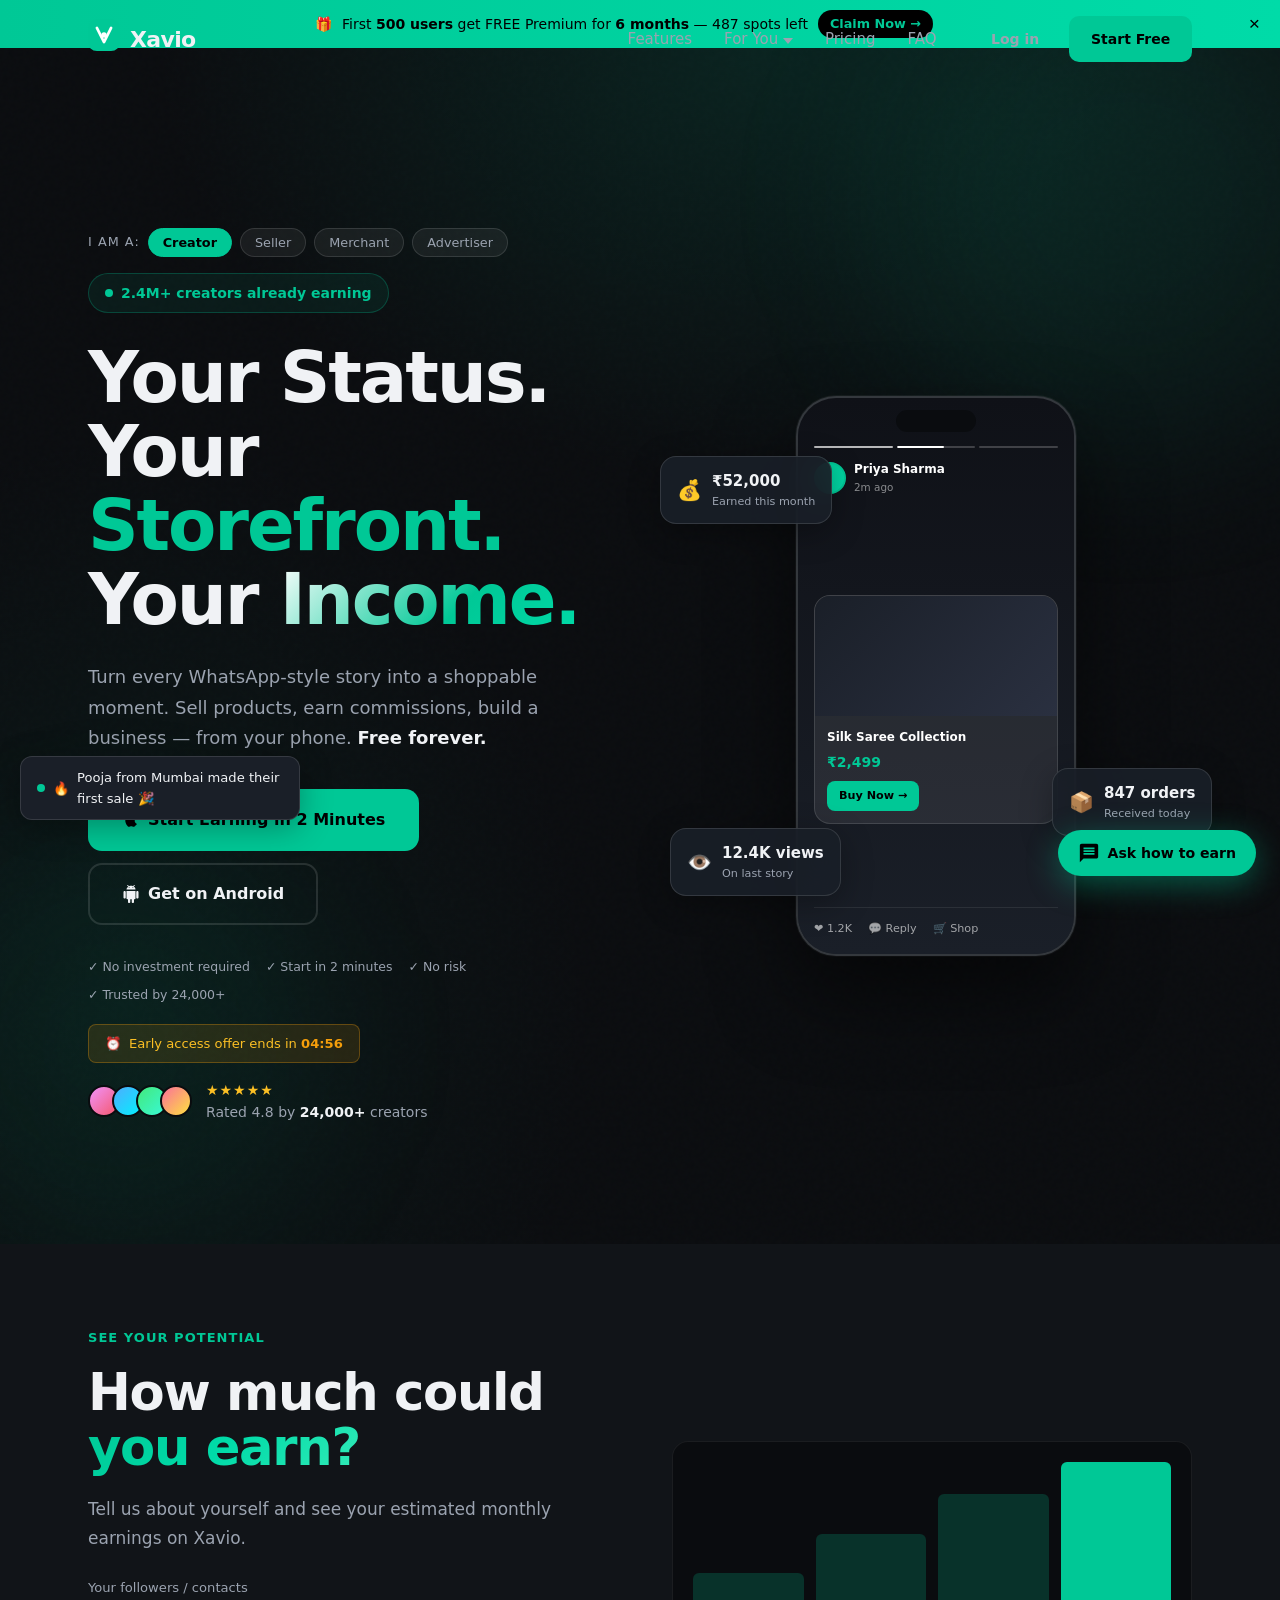
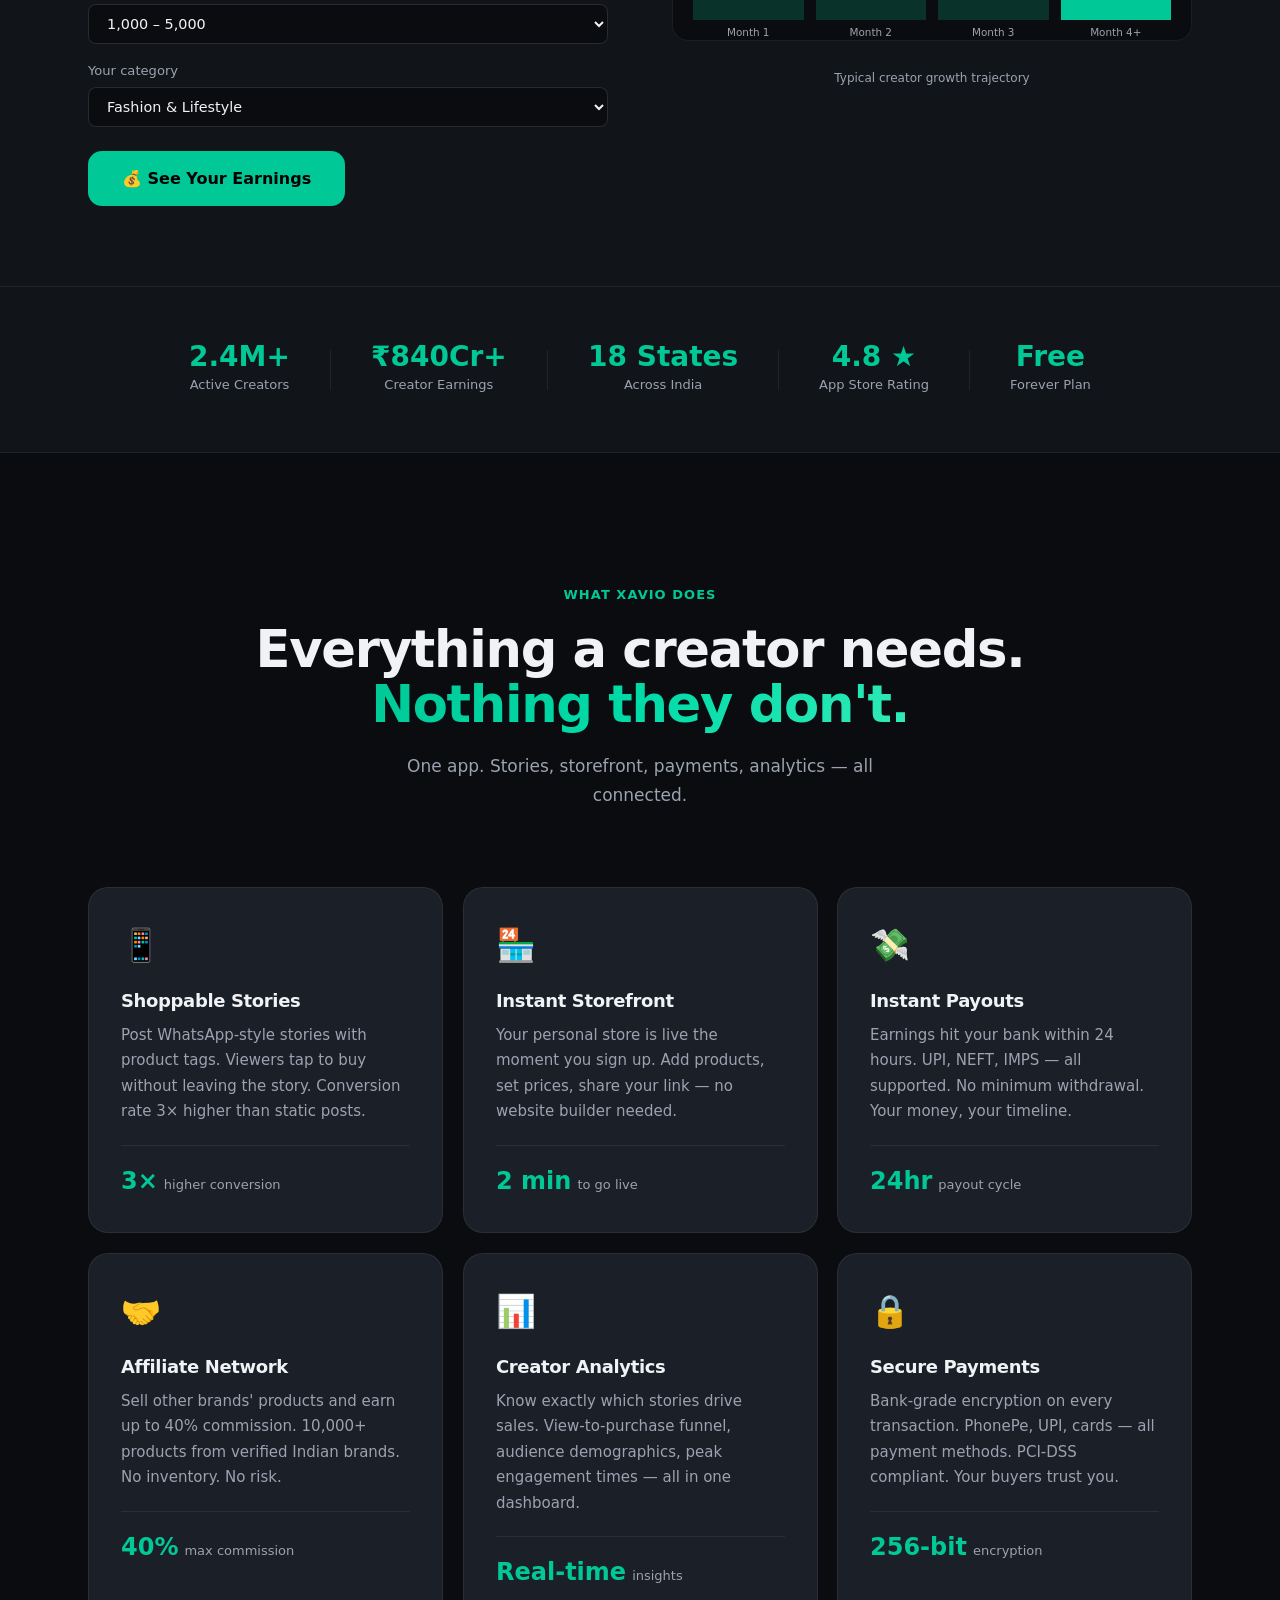
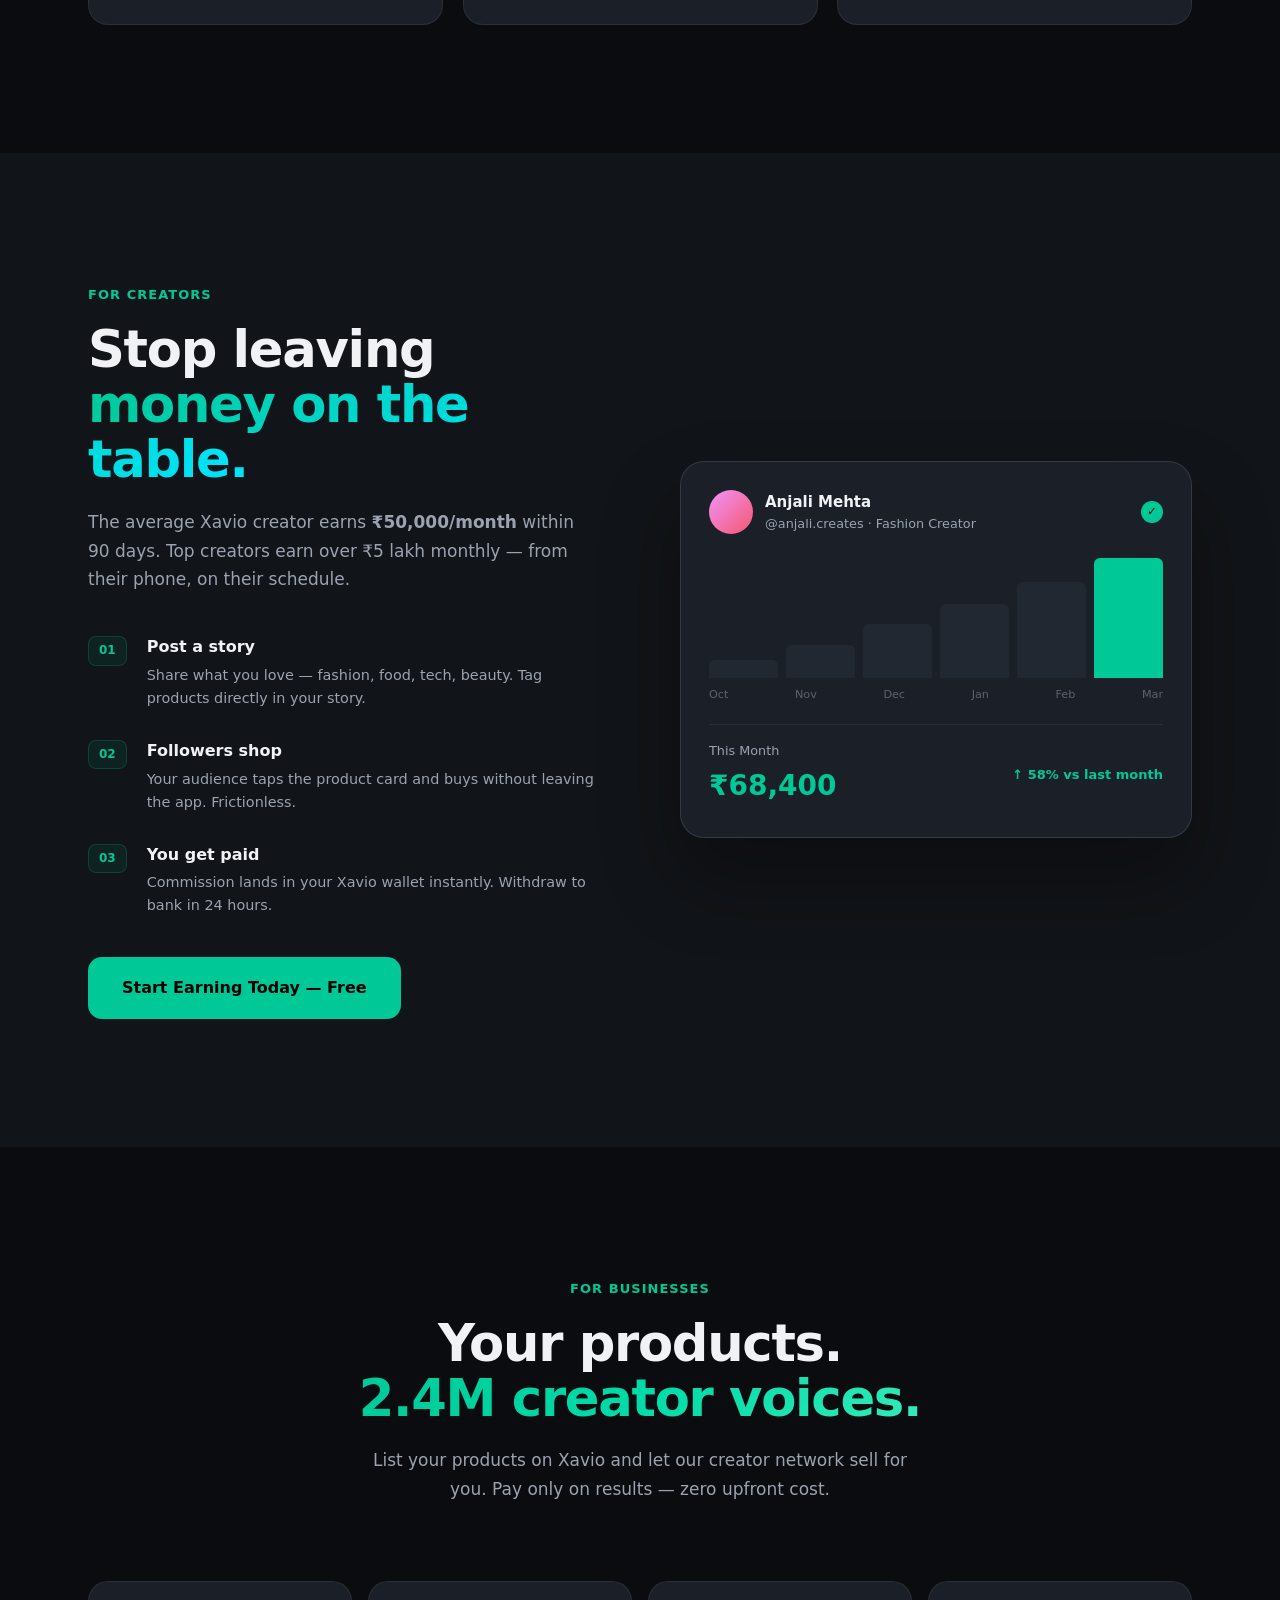
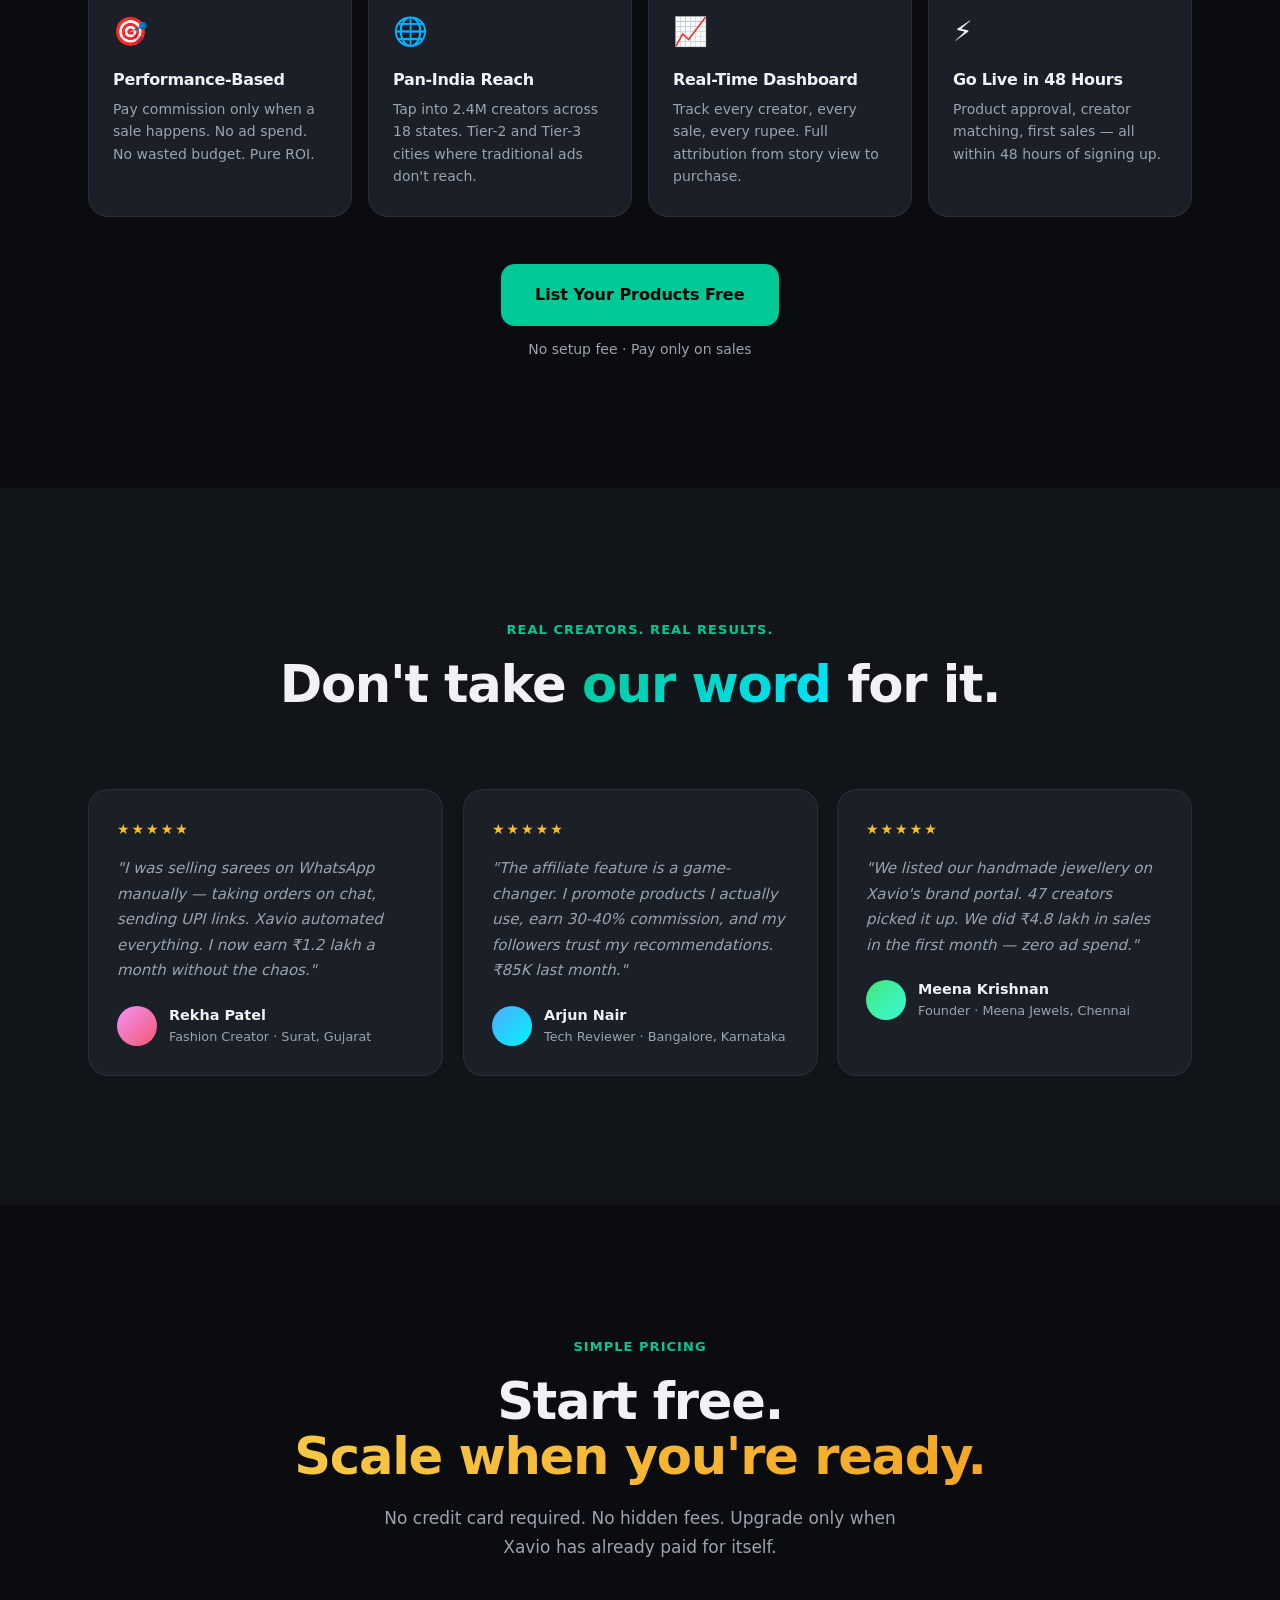
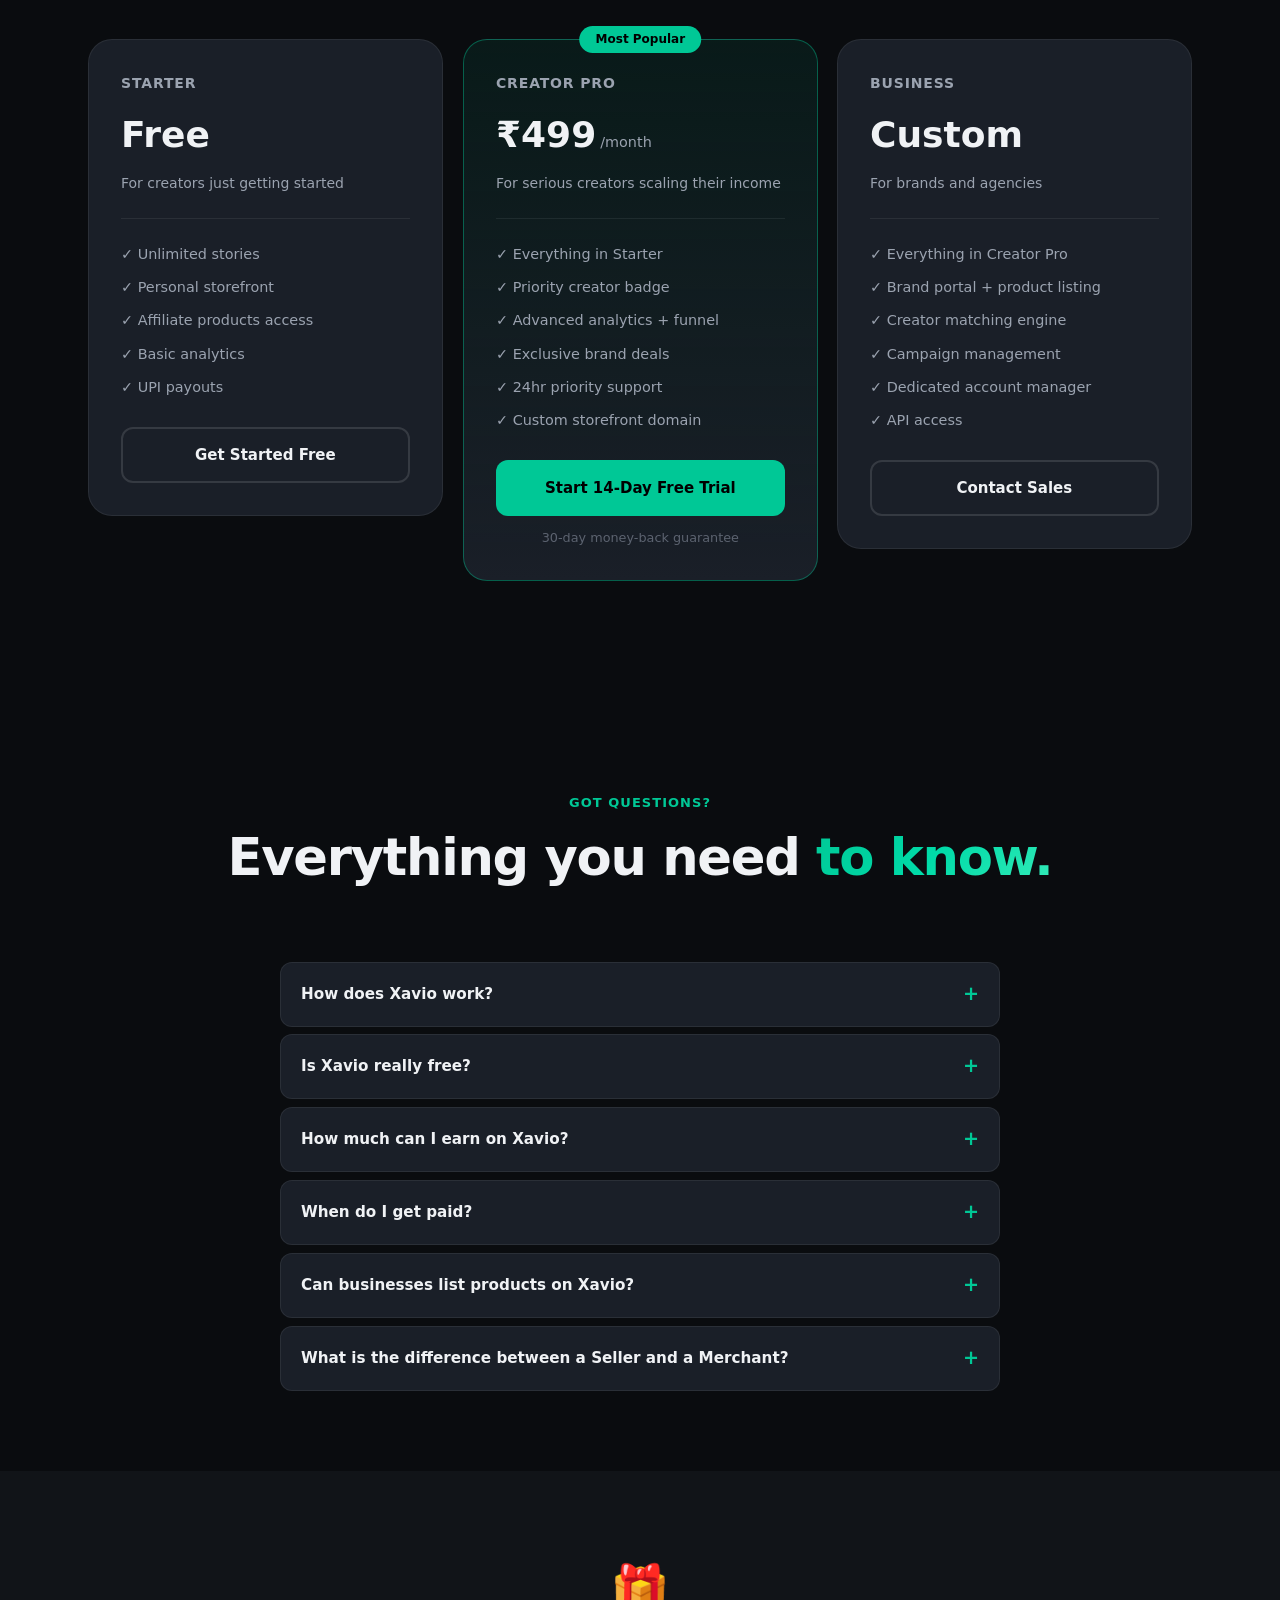
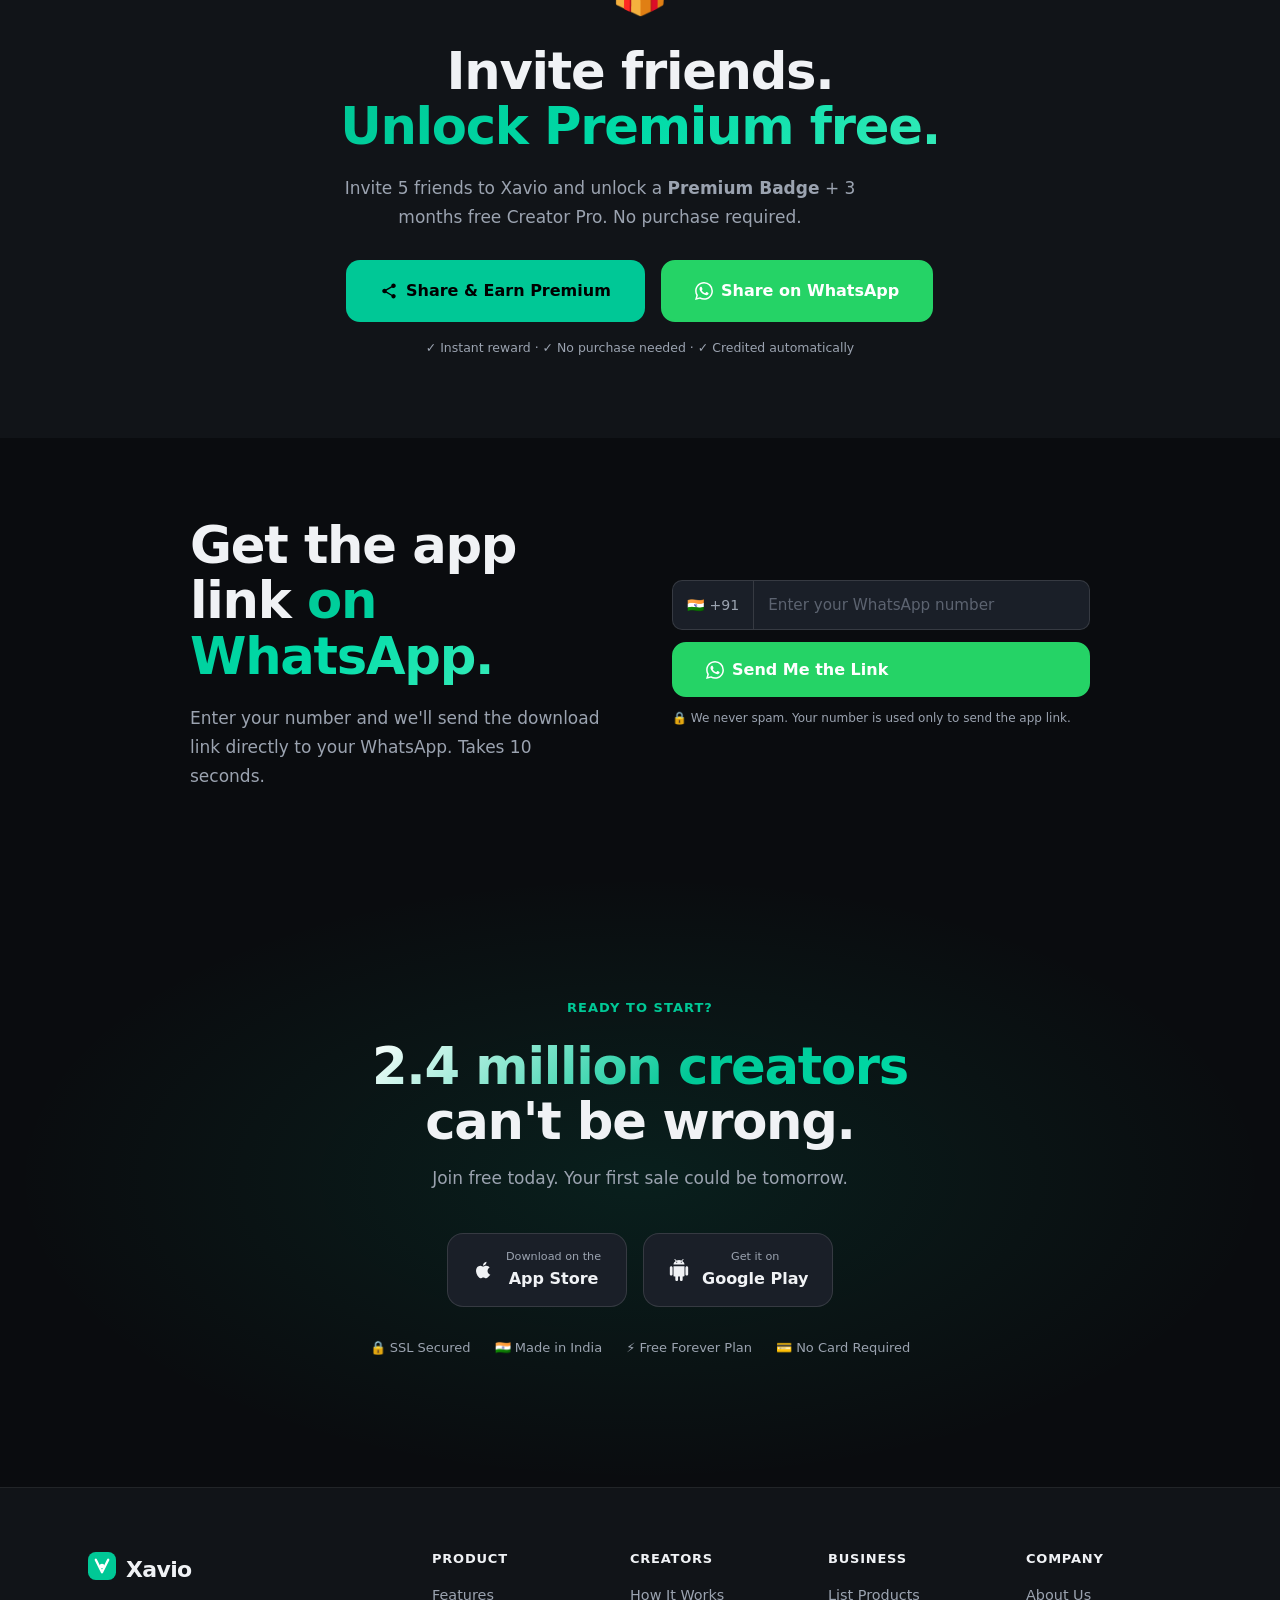
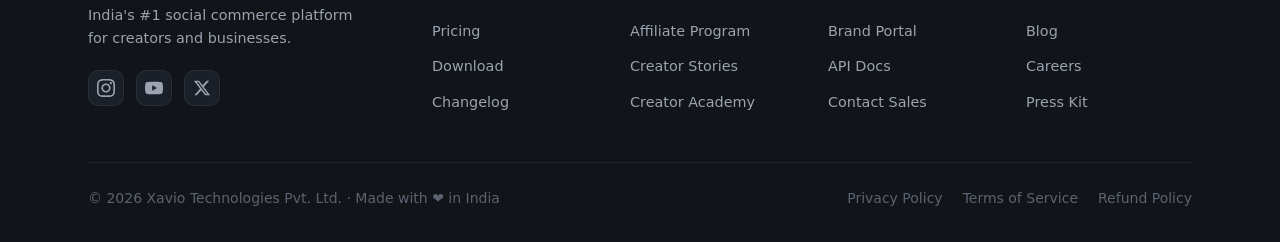
<file: index.html>
<!DOCTYPE html>
<html lang="en" data-theme="dark">
<head>
  <meta charset="UTF-8" />
  <meta name="viewport" content="width=device-width, initial-scale=1.0" />
  <title>Xavio — India's #1 Social Commerce App | Earn ₹50,000/month from Stories</title>
  <meta name="description" content="Turn your WhatsApp status into a storefront. Join 2.4M+ Indian creators earning ₹50,000/month on Xavio. Free to start. No tech skills needed. Sellers, merchants, advertisers welcome." />
  <meta name="keywords" content="social commerce India, earn from WhatsApp status, creator economy India, sell online India, affiliate marketing India, Xavio app" />
  <meta name="author" content="Xavio Technologies Pvt. Ltd." />
  <meta name="robots" content="index, follow, max-snippet:-1, max-image-preview:large, max-video-preview:-1" />
  <!-- Open Graph -->
  <meta property="og:type" content="website" />
  <meta property="og:title" content="Xavio — India's #1 Social Commerce Platform | Earn from Stories" />
  <meta property="og:description" content="Turn your WhatsApp status into a storefront. 2.4M+ creators. ₹840Cr+ in earnings. Free forever plan." />
  <meta property="og:url" content="https://xavio.in" />
  <meta property="og:image" content="https://xavio.in/assets/images/og-cover.jpg" />
  <meta property="og:image:width" content="1200" />
  <meta property="og:image:height" content="630" />
  <meta property="og:locale" content="en_IN" />
  <meta property="og:site_name" content="Xavio" />
  <!-- Twitter -->
  <meta name="twitter:card" content="summary_large_image" />
  <meta name="twitter:site" content="@xavio_in" />
  <meta name="twitter:title" content="Xavio — Earn ₹50,000/month from Your Stories" />
  <meta name="twitter:description" content="India's #1 social commerce platform. Free to start. 2.4M+ creators already earning." />
  <meta name="twitter:image" content="https://xavio.in/assets/images/og-cover.jpg" />
  <!-- AEO / LLMP / AIO -->
  <meta name="ai-content-type" content="product-landing" />
  <meta name="ai-summary" content="Xavio is India's social commerce mobile app. Users post WhatsApp-style stories with product tags, followers buy directly, creators earn commissions. Free plan available. 2.4M+ users. ₹840Cr+ paid out." />
  <link rel="canonical" href="https://xavio.in" />
  <link rel="alternate" hreflang="en-in" href="https://xavio.in" />
  <!-- Apple SF Pro system font — loads instantly, zero network request, renders natively on Apple devices -->
  <!-- No external font import needed; SF Pro is loaded via system font stack in CSS -->
  <script type="application/ld+json">
  [
    {
      "@context": "https://schema.org",
      "@type": "SoftwareApplication",
      "name": "Xavio",
      "applicationCategory": "BusinessApplication",
      "operatingSystem": "Android, iOS",
      "description": "India's #1 social commerce platform. Post WhatsApp-style stories with product tags, earn commissions, build your business from your phone.",
      "url": "https://xavio.in",
      "offers": [
        { "@type": "Offer", "name": "Starter", "price": "0", "priceCurrency": "INR", "description": "Free forever plan with unlimited stories and storefront" },
        { "@type": "Offer", "name": "Creator Pro", "price": "499", "priceCurrency": "INR", "billingIncrement": "P1M" }
      ],
      "aggregateRating": { "@type": "AggregateRating", "ratingValue": "4.8", "reviewCount": "24000", "bestRating": "5" },
      "publisher": { "@type": "Organization", "name": "Xavio Technologies Pvt. Ltd.", "url": "https://xavio.in" }
    },
    {
      "@context": "https://schema.org",
      "@type": "Organization",
      "name": "Xavio Technologies Pvt. Ltd.",
      "url": "https://xavio.in",
      "logo": "https://xavio.in/assets/images/logo.png",
      "sameAs": ["https://instagram.com/xavio_in", "https://twitter.com/xavio_in", "https://youtube.com/@xavio_in"],
      "contactPoint": { "@type": "ContactPoint", "contactType": "customer support", "email": "support@xavio.in", "availableLanguage": ["English", "Hindi"] },
      "areaServed": "IN",
      "foundingDate": "2024",
      "description": "Xavio Technologies builds India's leading social commerce platform enabling 2.4M+ creators to monetize their content through WhatsApp-style stories."
    },
    {
      "@context": "https://schema.org",
      "@type": "FAQPage",
      "mainEntity": [
        { "@type": "Question", "name": "How does Xavio work?", "acceptedAnswer": { "@type": "Answer", "text": "Xavio lets you post WhatsApp-style stories with product tags. When your followers tap a product and buy it, you earn a commission. Sign up free, add products to your storefront, share your link, and start earning within minutes." } },
        { "@type": "Question", "name": "Is Xavio free to use?", "acceptedAnswer": { "@type": "Answer", "text": "Yes. Xavio has a free Starter plan with unlimited stories, a personal storefront, affiliate product access, basic analytics, and UPI payouts. No credit card required." } },
        { "@type": "Question", "name": "How much can I earn on Xavio?", "acceptedAnswer": { "@type": "Answer", "text": "The average Xavio creator earns ₹50,000 per month within 90 days. Top creators earn over ₹5 lakh monthly. Earnings depend on your audience size, niche, and posting frequency." } },
        { "@type": "Question", "name": "When do I get paid?", "acceptedAnswer": { "@type": "Answer", "text": "Earnings are credited to your Xavio wallet instantly after each sale. You can withdraw to your bank account via UPI, NEFT, or IMPS within 24 hours. There is no minimum withdrawal amount." } },
        { "@type": "Question", "name": "Can businesses list products on Xavio?", "acceptedAnswer": { "@type": "Answer", "text": "Yes. Businesses can list products on the Xavio brand portal for free. Our 2.4M+ creator network will promote your products and you pay commission only when a sale happens. No upfront cost." } },
        { "@type": "Question", "name": "What is the difference between a Seller and a Merchant on Xavio?", "acceptedAnswer": { "@type": "Answer", "text": "A Seller is an individual who sells their own products or promotes affiliate products through stories. A Merchant is a registered business entity that lists a product catalogue on the Xavio brand portal and leverages the creator network for distribution at scale." } }
      ]
    },
    {
      "@context": "https://schema.org",
      "@type": "HowTo",
      "name": "How to Start Earning on Xavio",
      "description": "Step-by-step guide to earning money on Xavio social commerce platform",
      "totalTime": "PT2M",
      "step": [
        { "@type": "HowToStep", "position": 1, "name": "Download Xavio", "text": "Download the Xavio app from the App Store or Google Play. Sign up free — no credit card required." },
        { "@type": "HowToStep", "position": 2, "name": "Set up your storefront", "text": "Your personal storefront is created automatically. Add products from the affiliate catalogue or list your own." },
        { "@type": "HowToStep", "position": 3, "name": "Post a story", "text": "Post a WhatsApp-style story and tag products directly in the story. Your followers see the product card and can buy with one tap." },
        { "@type": "HowToStep", "position": 4, "name": "Earn commission", "text": "Every purchase earns you a commission, credited to your Xavio wallet instantly. Withdraw to bank in 24 hours." }
      ]
    }
  ]
  </script>
  <link rel="stylesheet" href="assets/css/style.css" />
</head>
<body>

<!-- REWARD HOOK BAR -->
<div class="reward-bar" id="rewardBar" role="banner">
  <span class="reward-bar__icon">🎁</span>
  <span>First <strong>500 users</strong> get FREE Premium for <strong>6 months</strong> — <span id="rewardCount">487</span> spots left</span>
  <a href="#download" class="reward-bar__cta">Claim Now &rarr;</a>
  <button class="reward-bar__close" onclick="this.parentElement.style.display='none'" aria-label="Close">&times;</button>
</div>

<!-- NAV -->
<nav class="nav" id="nav">
  <div class="nav__inner">
    <a href="/" class="nav__logo" aria-label="Xavio home">
      <div class="nav__logo-icon" aria-hidden="true">
        <svg width="32" height="32" viewBox="0 0 36 36" fill="none"><rect width="36" height="36" rx="10" fill="#00C896"/><path d="M10 10L18 26L26 10" stroke="white" stroke-width="3" stroke-linecap="round" stroke-linejoin="round"/><circle cx="18" cy="18" r="3" fill="white"/></svg>
      </div>
      <span class="nav__logo-text">Xavio</span>
    </a>
    <ul class="nav__links" role="list">
      <li><a href="#features">Features</a></li>
      <li class="nav__dropdown">
        <a href="#" aria-haspopup="true">For You <svg width="10" height="6" viewBox="0 0 10 6" fill="currentColor"><path d="M0 0l5 6 5-6z"/></svg></a>
        <ul class="nav__dropdown-menu" role="list">
          <li><a href="for-creators.html">Creators &amp; Influencers</a></li>
          <li><a href="for-sellers.html">Individual Sellers</a></li>
          <li><a href="for-merchants.html">Merchants &amp; Brands</a></li>
          <li><a href="for-advertisers.html">Advertisers</a></li>
        </ul>
      </li>
      <li><a href="#pricing">Pricing</a></li>
      <li><a href="#faq">FAQ</a></li>
    </ul>
    <div class="nav__actions">
      <a href="#download" class="btn btn--ghost btn--sm">Log in</a>
      <a href="#download" class="btn btn--primary btn--sm">Start Free</a>
    </div>
    <button class="nav__burger" aria-label="Open menu" aria-expanded="false" id="navBurger">
      <span></span><span></span><span></span>
    </button>
  </div>
  <div class="nav__mobile" id="navMobile" aria-hidden="true">
    <ul role="list">
      <li><a href="#features">Features</a></li>
      <li><a href="#creators">For Creators</a></li>
      <li><a href="#business">For Business</a></li>
      <li><a href="#pricing">Pricing</a></li>
      <li><a href="#download" class="btn btn--primary btn--full">Start Free — No Card Needed</a></li>
    </ul>
  </div>
</nav>

<!-- HERO -->
<section class="hero" id="hero" aria-labelledby="hero-h1">
  <div class="hero__bg" aria-hidden="true">
    <div class="hero__mesh"></div>
    <div class="hero__grain"></div>
    <div class="hero__blob hero__blob--1"></div>
    <div class="hero__blob hero__blob--2"></div>
  </div>
  <div class="container">
    <div class="hero__layout">
      <div class="hero__copy">
        <!-- PERSONA SELECTOR -->
        <div class="persona-selector reveal" id="personaSelector" role="group" aria-label="I am a">
          <span class="persona-selector__label">I am a:</span>
          <button class="persona-btn active" data-persona="creator" onclick="setPersona('creator')">Creator</button>
          <button class="persona-btn" data-persona="seller" onclick="setPersona('seller')">Seller</button>
          <button class="persona-btn" data-persona="merchant" onclick="setPersona('merchant')">Merchant</button>
          <button class="persona-btn" data-persona="advertiser" onclick="setPersona('advertiser')">Advertiser</button>
        </div>

        <div class="hero__badge reveal">
          <span class="hero__badge-dot"></span>
          2.4M+ creators already earning
        </div>
        <h1 class="hero__h1 reveal" id="hero-h1">
          Your Status.<br/>
          Your <em>Storefront.</em><br/>
          Your <strong>Income.</strong>
        </h1>
        <p class="hero__sub reveal" id="heroSub">
          Turn every WhatsApp-style story into a shoppable moment. Sell products, earn commissions, build a business — from your phone. <strong>Free forever.</strong>
        </p>
        <div class="hero__cta-row reveal">
          <a href="#download" class="btn btn--primary btn--lg" id="heroCta">
            <svg width="18" height="18" viewBox="0 0 24 24" fill="currentColor" aria-hidden="true"><path d="M17.05 20.28c-.98.95-2.05.8-3.08.35-1.09-.46-2.09-.48-3.24 0-1.44.62-2.2.44-3.06-.35C2.79 15.25 3.51 7.7 9.05 7.4c1.42.07 2.4.83 3.23.87.97-.18 1.9-.97 3.27-.93 1.65.06 2.89.78 3.69 1.96-3.38 2.04-2.82 6.52.81 7.98zM12.03 7.25c-.15-2.23 1.66-4.07 3.74-4.25.29 2.58-2.34 4.5-3.74 4.25z"/></svg>
            Start Earning in 2 Minutes
          </a>
          <a href="#download" class="btn btn--outline btn--lg">
            <svg width="18" height="18" viewBox="0 0 24 24" fill="currentColor" aria-hidden="true"><path d="M6 18c0 .55.45 1 1 1h1v3.5c0 .83.67 1.5 1.5 1.5s1.5-.67 1.5-1.5V19h2v3.5c0 .83.67 1.5 1.5 1.5s1.5-.67 1.5-1.5V19h1c.55 0 1-.45 1-1V8H6v10zM3.5 8C2.67 8 2 8.67 2 9.5v7c0 .83.67 1.5 1.5 1.5S5 17.33 5 16.5v-7C5 8.67 4.33 8 3.5 8zm17 0c-.83 0-1.5.67-1.5 1.5v7c0 .83.67 1.5 1.5 1.5s1.5-.67 1.5-1.5v-7c0-.83-.67-1.5-1.5-1.5zm-4.97-5.84l1.3-1.3c.2-.2.2-.51 0-.71-.2-.2-.51-.2-.71 0l-1.48 1.48C13.85 1.23 12.95 1 12 1c-.96 0-1.86.23-2.66.63L7.85.15c-.2-.2-.51-.2-.71 0-.2.2-.2.51 0 .71l1.31 1.31C7.01 3.07 6 4.42 6 6h12c0-1.58-1.01-2.93-2.47-3.84zM10 4H9V3h1v1zm5 0h-1V3h1v1z"/></svg>
            Get on Android
          </a>
        </div>
        <!-- MICRO TRUST TRIGGERS -->
        <div class="trust-micro reveal">
          <span>✓ No investment required</span>
          <span>✓ Start in 2 minutes</span>
          <span>✓ No risk</span>
          <span>✓ Trusted by 24,000+</span>
        </div>

        <!-- SCARCITY TIMER -->
        <div class="scarcity-bar reveal">
          <span class="scarcity-bar__icon">⏰</span>
          <span>Early access offer ends in <strong id="scarcityTimer">04:59</strong></span>
        </div>

        <div class="hero__proof reveal">
          <div class="hero__avatars" aria-hidden="true">
            <div class="hero__av hero__av--1"></div>
            <div class="hero__av hero__av--2"></div>
            <div class="hero__av hero__av--3"></div>
            <div class="hero__av hero__av--4"></div>
          </div>
          <div>
            <div class="hero__stars" aria-label="4.8 out of 5 stars">★★★★★</div>
            <span>Rated 4.8 by <strong>24,000+</strong> creators</span>
          </div>
        </div>
      </div>

      <div class="hero__phone-wrap reveal-right" aria-hidden="true">
        <div class="hero__phone">
          <div class="hero__phone-notch"></div>
          <div class="hero__phone-screen">
            <div class="story-ui">
              <div class="story-progress">
                <div class="story-bar story-bar--done"></div>
                <div class="story-bar story-bar--active"></div>
                <div class="story-bar"></div>
              </div>
              <div class="story-header">
                <div class="story-av"></div>
                <div>
                  <div class="story-name">Priya Sharma</div>
                  <div class="story-time">2m ago</div>
                </div>
              </div>
              <div class="story-body">
                <div class="story-product">
                  <div class="story-product-img"></div>
                  <div class="story-product-info">
                    <div class="story-product-name">Silk Saree Collection</div>
                    <div class="story-product-price">₹2,499</div>
                    <div class="story-product-cta">Buy Now →</div>
                  </div>
                </div>
              </div>
              <div class="story-actions">
                <div class="story-action">❤️ 1.2K</div>
                <div class="story-action">💬 Reply</div>
                <div class="story-action">🛒 Shop</div>
              </div>
            </div>
          </div>
        </div>
        <div class="hero__stat hero__stat--a float-1">
          <div class="hero__stat-icon">💰</div>
          <div>
            <div class="hero__stat-val">₹52,000</div>
            <div class="hero__stat-lbl">Earned this month</div>
          </div>
        </div>
        <div class="hero__stat hero__stat--b float-2">
          <div class="hero__stat-icon">📦</div>
          <div>
            <div class="hero__stat-val">847 orders</div>
            <div class="hero__stat-lbl">Received today</div>
          </div>
        </div>
        <div class="hero__stat hero__stat--c float-3">
          <div class="hero__stat-icon">👁️</div>
          <div>
            <div class="hero__stat-val">12.4K views</div>
            <div class="hero__stat-lbl">On last story</div>
          </div>
        </div>
      </div>
    </div>
  </div>
</section>

<!-- LIVE GROWTH FEED -->
<div class="live-feed" id="liveFeed" aria-live="polite" aria-label="Live activity">
  <span class="live-feed__dot"></span>
  <span class="live-feed__icon">🔥</span>
  <span id="liveFeedText">Ravi from Delhi earned ₹540</span>
</div>

<!-- EARNINGS SIMULATOR -->
<section class="simulator" id="simulator" aria-labelledby="sim-h2">
  <div class="container">
    <div class="simulator__inner reveal">
      <div class="simulator__copy">
        <div class="section-tag">See Your Potential</div>
        <h2 class="section-h2" id="sim-h2">How much could <span class="grad-green">you earn?</span></h2>
        <p class="section-sub">Tell us about yourself and see your estimated monthly earnings on Xavio.</p>
        <div class="sim-inputs">
          <div class="sim-input-group">
            <label for="simFollowers">Your followers / contacts</label>
            <select id="simFollowers">
              <option value="500">Under 1,000</option>
              <option value="2500" selected>1,000 – 5,000</option>
              <option value="10000">5,000 – 20,000</option>
              <option value="50000">20,000 – 1 lakh</option>
              <option value="200000">1 lakh+</option>
            </select>
          </div>
          <div class="sim-input-group">
            <label for="simNiche">Your category</label>
            <select id="simNiche">
              <option value="1.8">Fashion &amp; Lifestyle</option>
              <option value="2.2">Beauty &amp; Skincare</option>
              <option value="1.5">Food &amp; Home</option>
              <option value="2.5">Electronics &amp; Gadgets</option>
              <option value="1.2">General</option>
            </select>
          </div>
        </div>
        <button class="btn btn--primary btn--lg" onclick="runSimulator()">💰 See Your Earnings</button>
        <div class="sim-result" id="simResult" style="display:none">
          <div class="sim-result__val" id="simVal">₹0</div>
          <div class="sim-result__lbl">estimated monthly earnings</div>
          <a href="#download" class="btn btn--primary btn--lg" style="margin-top:1rem">Unlock Your First ₹500 Today &rarr;</a>
        </div>
      </div>
      <div class="simulator__visual" aria-hidden="true">
        <div class="sim-chart">
          <div class="sim-bar" style="height:30%"><span>Month 1</span></div>
          <div class="sim-bar" style="height:55%"><span>Month 2</span></div>
          <div class="sim-bar" style="height:80%"><span>Month 3</span></div>
          <div class="sim-bar sim-bar--highlight" style="height:100%"><span>Month 4+</span></div>
        </div>
        <div class="sim-chart-label">Typical creator growth trajectory</div>
      </div>
    </div>
  </div>
</section>

<!-- TRUST -->
<section class="trust" aria-label="Key metrics">
  <div class="container">
    <div class="trust__grid">
      <div class="trust__item reveal"><div class="trust__num">2.4M+</div><div class="trust__lbl">Active Creators</div></div>
      <div class="trust__div" aria-hidden="true"></div>
      <div class="trust__item reveal"><div class="trust__num">₹840Cr+</div><div class="trust__lbl">Creator Earnings</div></div>
      <div class="trust__div" aria-hidden="true"></div>
      <div class="trust__item reveal"><div class="trust__num">18 States</div><div class="trust__lbl">Across India</div></div>
      <div class="trust__div" aria-hidden="true"></div>
      <div class="trust__item reveal"><div class="trust__num">4.8 ★</div><div class="trust__lbl">App Store Rating</div></div>
      <div class="trust__div" aria-hidden="true"></div>
      <div class="trust__item reveal"><div class="trust__num">Free</div><div class="trust__lbl">Forever Plan</div></div>
    </div>
  </div>
</section>

<!-- FEATURES -->
<section class="features" id="features" aria-labelledby="features-h2">
  <div class="container">
    <div class="section-header reveal">
      <div class="section-tag">What Xavio Does</div>
      <h2 class="section-h2" id="features-h2">Everything a creator needs.<br/><span class="grad-green">Nothing they don't.</span></h2>
      <p class="section-sub">One app. Stories, storefront, payments, analytics — all connected.</p>
    </div>
    <div class="features__grid">
      <article class="feat-card reveal" style="--d:0ms">
        <div class="feat-card__icon" aria-hidden="true">📱</div>
        <h3>Shoppable Stories</h3>
        <p>Post WhatsApp-style stories with product tags. Viewers tap to buy without leaving the story. Conversion rate 3× higher than static posts.</p>
        <div class="feat-card__metric"><span class="metric-val">3×</span><span class="metric-lbl">higher conversion</span></div>
      </article>
      <article class="feat-card reveal" style="--d:80ms">
        <div class="feat-card__icon" aria-hidden="true">🏪</div>
        <h3>Instant Storefront</h3>
        <p>Your personal store is live the moment you sign up. Add products, set prices, share your link — no website builder needed.</p>
        <div class="feat-card__metric"><span class="metric-val">2 min</span><span class="metric-lbl">to go live</span></div>
      </article>
      <article class="feat-card reveal" style="--d:160ms">
        <div class="feat-card__icon" aria-hidden="true">💸</div>
        <h3>Instant Payouts</h3>
        <p>Earnings hit your bank within 24 hours. UPI, NEFT, IMPS — all supported. No minimum withdrawal. Your money, your timeline.</p>
        <div class="feat-card__metric"><span class="metric-val">24hr</span><span class="metric-lbl">payout cycle</span></div>
      </article>
      <article class="feat-card reveal" style="--d:0ms">
        <div class="feat-card__icon" aria-hidden="true">🤝</div>
        <h3>Affiliate Network</h3>
        <p>Sell other brands' products and earn up to 40% commission. 10,000+ products from verified Indian brands. No inventory. No risk.</p>
        <div class="feat-card__metric"><span class="metric-val">40%</span><span class="metric-lbl">max commission</span></div>
      </article>
      <article class="feat-card reveal" style="--d:80ms">
        <div class="feat-card__icon" aria-hidden="true">📊</div>
        <h3>Creator Analytics</h3>
        <p>Know exactly which stories drive sales. View-to-purchase funnel, audience demographics, peak engagement times — all in one dashboard.</p>
        <div class="feat-card__metric"><span class="metric-val">Real-time</span><span class="metric-lbl">insights</span></div>
      </article>
      <article class="feat-card reveal" style="--d:160ms">
        <div class="feat-card__icon" aria-hidden="true">🔒</div>
        <h3>Secure Payments</h3>
        <p>Bank-grade encryption on every transaction. PhonePe, UPI, cards — all payment methods. PCI-DSS compliant. Your buyers trust you.</p>
        <div class="feat-card__metric"><span class="metric-val">256-bit</span><span class="metric-lbl">encryption</span></div>
      </article>
    </div>
  </div>
</section>

<!-- CREATOR EARNINGS -->
<section class="earnings" id="creators" aria-labelledby="earnings-h2">
  <div class="container">
    <div class="earnings__layout">
      <div class="earnings__copy reveal">
        <div class="section-tag">For Creators</div>
        <h2 class="section-h2" id="earnings-h2">Stop leaving<br/><span class="grad-warm">money on the table.</span></h2>
        <p class="section-sub">The average Xavio creator earns <strong>₹50,000/month</strong> within 90 days. Top creators earn over ₹5 lakh monthly — from their phone, on their schedule.</p>
        <div class="earn-steps">
          <div class="earn-step">
            <div class="earn-step__num" aria-hidden="true">01</div>
            <div><strong>Post a story</strong><p>Share what you love — fashion, food, tech, beauty. Tag products directly in your story.</p></div>
          </div>
          <div class="earn-step">
            <div class="earn-step__num" aria-hidden="true">02</div>
            <div><strong>Followers shop</strong><p>Your audience taps the product card and buys without leaving the app. Frictionless.</p></div>
          </div>
          <div class="earn-step">
            <div class="earn-step__num" aria-hidden="true">03</div>
            <div><strong>You get paid</strong><p>Commission lands in your Xavio wallet instantly. Withdraw to bank in 24 hours.</p></div>
          </div>
        </div>
        <a href="#download" class="btn btn--primary btn--lg">Start Earning Today — Free</a>
      </div>
      <div class="earnings__card-wrap reveal-right">
        <div class="earn-card">
          <div class="earn-card__header">
            <div class="earn-card__av"></div>
            <div>
              <div class="earn-card__name">Anjali Mehta</div>
              <div class="earn-card__handle">@anjali.creates · Fashion Creator</div>
            </div>
            <div class="earn-card__verified" aria-label="Verified">✓</div>
          </div>
          <div class="earn-card__chart" aria-label="Monthly earnings growing from ₹8K to ₹68K over 6 months">
            <div class="chart-bars">
              <div class="chart-bar" style="--h:15%" data-v="₹8K"></div>
              <div class="chart-bar" style="--h:28%" data-v="₹15K"></div>
              <div class="chart-bar" style="--h:45%" data-v="₹24K"></div>
              <div class="chart-bar" style="--h:62%" data-v="₹33K"></div>
              <div class="chart-bar" style="--h:80%" data-v="₹43K"></div>
              <div class="chart-bar chart-bar--hi" style="--h:100%" data-v="₹68K"></div>
            </div>
            <div class="chart-months"><span>Oct</span><span>Nov</span><span>Dec</span><span>Jan</span><span>Feb</span><span>Mar</span></div>
          </div>
          <div class="earn-card__total">
            <div><div class="earn-card__total-lbl">This Month</div><div class="earn-card__total-val">₹68,400</div></div>
            <div class="earn-card__growth">↑ 58% vs last month</div>
          </div>
        </div>
      </div>
    </div>
  </div>
</section>

<!-- BUSINESS -->
<section class="business" id="business" aria-labelledby="business-h2">
  <div class="container">
    <div class="section-header reveal">
      <div class="section-tag">For Businesses</div>
      <h2 class="section-h2" id="business-h2">Your products.<br/><span class="grad-green">2.4M creator voices.</span></h2>
      <p class="section-sub">List your products on Xavio and let our creator network sell for you. Pay only on results — zero upfront cost.</p>
    </div>
    <div class="biz-grid">
      <div class="biz-card reveal" style="--d:0ms">
        <div class="biz-card__icon" aria-hidden="true">🎯</div>
        <h3>Performance-Based</h3>
        <p>Pay commission only when a sale happens. No ad spend. No wasted budget. Pure ROI.</p>
      </div>
      <div class="biz-card reveal" style="--d:80ms">
        <div class="biz-card__icon" aria-hidden="true">🌐</div>
        <h3>Pan-India Reach</h3>
        <p>Tap into 2.4M creators across 18 states. Tier-2 and Tier-3 cities where traditional ads don't reach.</p>
      </div>
      <div class="biz-card reveal" style="--d:160ms">
        <div class="biz-card__icon" aria-hidden="true">📈</div>
        <h3>Real-Time Dashboard</h3>
        <p>Track every creator, every sale, every rupee. Full attribution from story view to purchase.</p>
      </div>
      <div class="biz-card reveal" style="--d:240ms">
        <div class="biz-card__icon" aria-hidden="true">⚡</div>
        <h3>Go Live in 48 Hours</h3>
        <p>Product approval, creator matching, first sales — all within 48 hours of signing up.</p>
      </div>
    </div>
    <div class="biz-cta reveal">
      <a href="mailto:business@xavio.in" class="btn btn--primary btn--lg">List Your Products Free</a>
      <span class="biz-cta__note">No setup fee · Pay only on sales</span>
    </div>
  </div>
</section>

<!-- TESTIMONIALS -->
<section class="testimonials" aria-labelledby="testi-h2">
  <div class="container">
    <div class="section-header reveal">
      <div class="section-tag">Real Creators. Real Results.</div>
      <h2 class="section-h2" id="testi-h2">Don't take <span class="grad-warm">our word</span> for it.</h2>
    </div>
    <div class="testi-grid">
      <blockquote class="testi reveal">
        <div class="testi__stars" aria-label="5 out of 5 stars">★★★★★</div>
        <p>"I was selling sarees on WhatsApp manually — taking orders on chat, sending UPI links. Xavio automated everything. I now earn ₹1.2 lakh a month without the chaos."</p>
        <footer class="testi__footer">
          <div class="testi__av testi__av--1" aria-hidden="true"></div>
          <div><cite class="testi__name">Rekha Patel</cite><div class="testi__role">Fashion Creator · Surat, Gujarat</div></div>
        </footer>
      </blockquote>
      <blockquote class="testi reveal" style="--d:80ms">
        <div class="testi__stars" aria-label="5 out of 5 stars">★★★★★</div>
        <p>"The affiliate feature is a game-changer. I promote products I actually use, earn 30-40% commission, and my followers trust my recommendations. ₹85K last month."</p>
        <footer class="testi__footer">
          <div class="testi__av testi__av--2" aria-hidden="true"></div>
          <div><cite class="testi__name">Arjun Nair</cite><div class="testi__role">Tech Reviewer · Bangalore, Karnataka</div></div>
        </footer>
      </blockquote>
      <blockquote class="testi reveal" style="--d:160ms">
        <div class="testi__stars" aria-label="5 out of 5 stars">★★★★★</div>
        <p>"We listed our handmade jewellery on Xavio's brand portal. 47 creators picked it up. We did ₹4.8 lakh in sales in the first month — zero ad spend."</p>
        <footer class="testi__footer">
          <div class="testi__av testi__av--3" aria-hidden="true"></div>
          <div><cite class="testi__name">Meena Krishnan</cite><div class="testi__role">Founder · Meena Jewels, Chennai</div></div>
        </footer>
      </blockquote>
    </div>
  </div>
</section>

<!-- PRICING -->
<section class="pricing" id="pricing" aria-labelledby="pricing-h2">
  <div class="container">
    <div class="section-header reveal">
      <div class="section-tag">Simple Pricing</div>
      <h2 class="section-h2" id="pricing-h2">Start free.<br/><span class="grad-gold">Scale when you're ready.</span></h2>
      <p class="section-sub">No credit card required. No hidden fees. Upgrade only when Xavio has already paid for itself.</p>
    </div>
    <div class="pricing__grid">
      <div class="price-card reveal">
        <div class="price-card__tier">Starter</div>
        <div class="price-card__price"><span class="price-card__amt">Free</span></div>
        <div class="price-card__desc">For creators just getting started</div>
        <ul class="price-card__feats" role="list">
          <li>✓ Unlimited stories</li>
          <li>✓ Personal storefront</li>
          <li>✓ Affiliate products access</li>
          <li>✓ Basic analytics</li>
          <li>✓ UPI payouts</li>
        </ul>
        <a href="#download" class="btn btn--outline btn--full">Get Started Free</a>
      </div>
      <div class="price-card price-card--featured reveal" style="--d:80ms">
        <div class="price-card__popular">Most Popular</div>
        <div class="price-card__tier">Creator Pro</div>
        <div class="price-card__price">
          <span class="price-card__amt">₹499</span>
          <span class="price-card__period">/month</span>
        </div>
        <div class="price-card__desc">For serious creators scaling their income</div>
        <ul class="price-card__feats" role="list">
          <li>✓ Everything in Starter</li>
          <li>✓ Priority creator badge</li>
          <li>✓ Advanced analytics + funnel</li>
          <li>✓ Exclusive brand deals</li>
          <li>✓ 24hr priority support</li>
          <li>✓ Custom storefront domain</li>
        </ul>
        <a href="#download" class="btn btn--primary btn--full">Start 14-Day Free Trial</a>
        <div class="price-card__guarantee">30-day money-back guarantee</div>
      </div>
      <div class="price-card reveal" style="--d:160ms">
        <div class="price-card__tier">Business</div>
        <div class="price-card__price"><span class="price-card__amt">Custom</span></div>
        <div class="price-card__desc">For brands and agencies</div>
        <ul class="price-card__feats" role="list">
          <li>✓ Everything in Creator Pro</li>
          <li>✓ Brand portal + product listing</li>
          <li>✓ Creator matching engine</li>
          <li>✓ Campaign management</li>
          <li>✓ Dedicated account manager</li>
          <li>✓ API access</li>
        </ul>
        <a href="mailto:business@xavio.in" class="btn btn--outline btn--full">Contact Sales</a>
      </div>
    </div>
  </div>
</section>

<!-- FAQ SECTION (AEO) -->
<section class="faq" id="faq" aria-labelledby="faq-h2">
  <div class="container">
    <div class="section-header reveal">
      <div class="section-tag">Got Questions?</div>
      <h2 class="section-h2" id="faq-h2">Everything you need <span class="grad-green">to know.</span></h2>
    </div>
    <div class="faq__list" id="faqList">
      <div class="faq__item reveal">
        <button class="faq__q" aria-expanded="false" onclick="toggleFaq(this)">How does Xavio work? <span class="faq__icon">+</span></button>
        <div class="faq__a"><p>Xavio lets you post WhatsApp-style stories with product tags. When your followers tap a product and buy it, you earn a commission. Sign up free, add products to your storefront, share your link, and start earning within minutes.</p></div>
      </div>
      <div class="faq__item reveal">
        <button class="faq__q" aria-expanded="false" onclick="toggleFaq(this)">Is Xavio really free? <span class="faq__icon">+</span></button>
        <div class="faq__a"><p>Yes. The Starter plan is free forever — unlimited stories, personal storefront, affiliate product access, basic analytics, and UPI payouts. No credit card required.</p></div>
      </div>
      <div class="faq__item reveal">
        <button class="faq__q" aria-expanded="false" onclick="toggleFaq(this)">How much can I earn on Xavio? <span class="faq__icon">+</span></button>
        <div class="faq__a"><p>The average Xavio creator earns ₹50,000 per month within 90 days. Top creators earn over ₹5 lakh monthly. Earnings depend on your audience size, niche, and posting frequency.</p></div>
      </div>
      <div class="faq__item reveal">
        <button class="faq__q" aria-expanded="false" onclick="toggleFaq(this)">When do I get paid? <span class="faq__icon">+</span></button>
        <div class="faq__a"><p>Earnings are credited to your Xavio wallet instantly after each sale. Withdraw to your bank via UPI, NEFT, or IMPS within 24 hours. No minimum withdrawal amount.</p></div>
      </div>
      <div class="faq__item reveal">
        <button class="faq__q" aria-expanded="false" onclick="toggleFaq(this)">Can businesses list products on Xavio? <span class="faq__icon">+</span></button>
        <div class="faq__a"><p>Yes. List products on the Xavio brand portal for free. Our 2.4M+ creator network promotes your products and you pay commission only when a sale happens. Zero upfront cost.</p></div>
      </div>
      <div class="faq__item reveal">
        <button class="faq__q" aria-expanded="false" onclick="toggleFaq(this)">What is the difference between a Seller and a Merchant? <span class="faq__icon">+</span></button>
        <div class="faq__a"><p>A Seller is an individual who sells their own products or promotes affiliate products through stories. A Merchant is a registered business entity that lists a product catalogue on the Xavio brand portal and leverages the creator network for distribution at scale.</p></div>
      </div>
    </div>
  </div>
</section>

<!-- REFERRAL VIRAL LOOP -->
<section class="referral" id="referral" aria-labelledby="ref-h2">
  <div class="container">
    <div class="referral__inner reveal">
      <div class="referral__icon">🎁</div>
      <h2 class="section-h2" id="ref-h2">Invite friends.<br/><span class="grad-green">Unlock Premium free.</span></h2>
      <p class="section-sub">Invite 5 friends to Xavio and unlock a <strong>Premium Badge</strong> + 3 months free Creator Pro. No purchase required.</p>
      <div class="referral__actions">
        <button class="btn btn--primary btn--lg" onclick="shareXavio()">
          <svg width="18" height="18" viewBox="0 0 24 24" fill="currentColor"><path d="M18 16.08c-.76 0-1.44.3-1.96.77L8.91 12.7c.05-.23.09-.46.09-.7s-.04-.47-.09-.7l7.05-4.11c.54.5 1.25.81 2.04.81 1.66 0 3-1.34 3-3s-1.34-3-3-3-3 1.34-3 3c0 .24.04.47.09.7L8.04 9.81C7.5 9.31 6.79 9 6 9c-1.66 0-3 1.34-3 3s1.34 3 3 3c.79 0 1.5-.31 2.04-.81l7.12 4.16c-.05.21-.08.43-.08.65 0 1.61 1.31 2.92 2.92 2.92 1.61 0 2.92-1.31 2.92-2.92s-1.31-2.92-2.92-2.92z"/></svg>
          Share &amp; Earn Premium
        </button>
        <a href="https://wa.me/?text=Join%20Xavio%20%E2%80%94%20India%27s%20%231%20social%20commerce%20app.%20Earn%20%E2%82%B950%2C000%2Fmonth%20from%20your%20stories%3A%20https%3A%2F%2Fxavio.in" target="_blank" rel="noopener" class="btn btn--whatsapp btn--lg">
          <svg width="18" height="18" viewBox="0 0 24 24" fill="currentColor"><path d="M17.472 14.382c-.297-.149-1.758-.867-2.03-.967-.273-.099-.471-.148-.67.15-.197.297-.767.966-.94 1.164-.173.199-.347.223-.644.075-.297-.15-1.255-.463-2.39-1.475-.883-.788-1.48-1.761-1.653-2.059-.173-.297-.018-.458.13-.606.134-.133.298-.347.446-.52.149-.174.198-.298.298-.497.099-.198.05-.371-.025-.52-.075-.149-.669-1.612-.916-2.207-.242-.579-.487-.5-.669-.51-.173-.008-.371-.01-.57-.01-.198 0-.52.074-.792.372-.272.297-1.04 1.016-1.04 2.479 0 1.462 1.065 2.875 1.213 3.074.149.198 2.096 3.2 5.077 4.487.709.306 1.262.489 1.694.625.712.227 1.36.195 1.871.118.571-.085 1.758-.719 2.006-1.413.248-.694.248-1.289.173-1.413-.074-.124-.272-.198-.57-.347m-5.421 7.403h-.004a9.87 9.87 0 01-5.031-1.378l-.361-.214-3.741.982.998-3.648-.235-.374a9.86 9.86 0 01-1.51-5.26c.001-5.45 4.436-9.884 9.888-9.884 2.64 0 5.122 1.03 6.988 2.898a9.825 9.825 0 012.893 6.994c-.003 5.45-4.437 9.884-9.885 9.884m8.413-18.297A11.815 11.815 0 0012.05 0C5.495 0 .16 5.335.157 11.892c0 2.096.547 4.142 1.588 5.945L.057 24l6.305-1.654a11.882 11.882 0 005.683 1.448h.005c6.554 0 11.89-5.335 11.893-11.893a11.821 11.821 0 00-3.48-8.413z"/></svg>
          Share on WhatsApp
        </a>
      </div>
      <p class="referral__note">✓ Instant reward · ✓ No purchase needed · ✓ Credited automatically</p>
    </div>
  </div>
</section>

<!-- WHATSAPP LEAD CAPTURE -->
<section class="lead-capture" id="lead-capture" aria-labelledby="lc-h2">
  <div class="container">
    <div class="lead-capture__inner reveal">
      <div class="lead-capture__copy">
        <h2 class="section-h2" id="lc-h2">Get the app link <span class="grad-green">on WhatsApp.</span></h2>
        <p class="section-sub">Enter your number and we'll send the download link directly to your WhatsApp. Takes 10 seconds.</p>
      </div>
      <form class="lead-form" onsubmit="submitLead(event)" novalidate>
        <div class="lead-form__field">
          <span class="lead-form__prefix">🇮🇳 +91</span>
          <input type="tel" id="leadPhone" name="phone" placeholder="Enter your WhatsApp number" maxlength="10" pattern="[0-9]{10}" required aria-label="WhatsApp number" />
        </div>
        <button type="submit" class="btn btn--whatsapp btn--lg">
          <svg width="18" height="18" viewBox="0 0 24 24" fill="currentColor"><path d="M17.472 14.382c-.297-.149-1.758-.867-2.03-.967-.273-.099-.471-.148-.67.15-.197.297-.767.966-.94 1.164-.173.199-.347.223-.644.075-.297-.15-1.255-.463-2.39-1.475-.883-.788-1.48-1.761-1.653-2.059-.173-.297-.018-.458.13-.606.134-.133.298-.347.446-.52.149-.174.198-.298.298-.497.099-.198.05-.371-.025-.52-.075-.149-.669-1.612-.916-2.207-.242-.579-.487-.5-.669-.51-.173-.008-.371-.01-.57-.01-.198 0-.52.074-.792.372-.272.297-1.04 1.016-1.04 2.479 0 1.462 1.065 2.875 1.213 3.074.149.198 2.096 3.2 5.077 4.487.709.306 1.262.489 1.694.625.712.227 1.36.195 1.871.118.571-.085 1.758-.719 2.006-1.413.248-.694.248-1.289.173-1.413-.074-.124-.272-.198-.57-.347m-5.421 7.403h-.004a9.87 9.87 0 01-5.031-1.378l-.361-.214-3.741.982.998-3.648-.235-.374a9.86 9.86 0 01-1.51-5.26c.001-5.45 4.436-9.884 9.888-9.884 2.64 0 5.122 1.03 6.988 2.898a9.825 9.825 0 012.893 6.994c-.003 5.45-4.437 9.884-9.885 9.884m8.413-18.297A11.815 11.815 0 0012.05 0C5.495 0 .16 5.335.157 11.892c0 2.096.547 4.142 1.588 5.945L.057 24l6.305-1.654a11.882 11.882 0 005.683 1.448h.005c6.554 0 11.89-5.335 11.893-11.893a11.821 11.821 0 00-3.48-8.413z"/></svg>
          Send Me the Link
        </button>
        <div class="lead-form__success" id="leadSuccess" style="display:none">
          ✅ Link sent! Check your WhatsApp.
        </div>
        <p class="lead-form__privacy">🔒 We never spam. Your number is used only to send the app link.</p>
      </form>
    </div>
  </div>
</section>

<!-- DOWNLOAD CTA -->
<section class="download" id="download" aria-labelledby="dl-h2">
  <div class="download__bg" aria-hidden="true"><div class="download__mesh"></div></div>
  <div class="container">
    <div class="download__inner reveal">
      <div class="download__tag">Ready to start?</div>
      <h2 class="download__h2" id="dl-h2"><span class="grad-hero">2.4 million creators</span><br/>can't be wrong.</h2>
      <p class="download__sub">Join free today. Your first sale could be tomorrow.</p>
      <div class="store-btns">
        <a href="#" class="store-btn" aria-label="Download on the App Store">
          <svg viewBox="0 0 24 24" fill="currentColor" width="22" height="22" aria-hidden="true"><path d="M17.05 20.28c-.98.95-2.05.8-3.08.35-1.09-.46-2.09-.48-3.24 0-1.44.62-2.2.44-3.06-.35C2.79 15.25 3.51 7.7 9.05 7.4c1.42.07 2.4.83 3.23.87.97-.18 1.9-.97 3.27-.93 1.65.06 2.89.78 3.69 1.96-3.38 2.04-2.82 6.52.81 7.98zM12.03 7.25c-.15-2.23 1.66-4.07 3.74-4.25.29 2.58-2.34 4.5-3.74 4.25z"/></svg>
          <div><div class="store-btn__sub">Download on the</div><div class="store-btn__main">App Store</div></div>
        </a>
        <a href="#" class="store-btn" aria-label="Get it on Google Play">
          <svg viewBox="0 0 24 24" fill="currentColor" width="22" height="22" aria-hidden="true"><path d="M6 18c0 .55.45 1 1 1h1v3.5c0 .83.67 1.5 1.5 1.5s1.5-.67 1.5-1.5V19h2v3.5c0 .83.67 1.5 1.5 1.5s1.5-.67 1.5-1.5V19h1c.55 0 1-.45 1-1V8H6v10zm-2.5-10C2.67 8 2 8.67 2 9.5v7c0 .83.67 1.5 1.5 1.5S5 17.33 5 16.5v-7C5 8.67 4.33 8 3.5 8zm17 0c-.83 0-1.5.67-1.5 1.5v7c0 .83.67 1.5 1.5 1.5s1.5-.67 1.5-1.5v-7c0-.83-.67-1.5-1.5-1.5zm-4.97-5.84l1.3-1.3c.2-.2.2-.51 0-.71-.2-.2-.51-.2-.71 0l-1.48 1.48C13.85 1.23 12.95 1 12 1c-.96 0-1.86.23-2.66.63L7.85.15c-.2-.2-.51-.2-.71 0-.2.2-.2.51 0 .71l1.31 1.31C7.01 3.07 6 4.42 6 6h12c0-1.58-1.01-2.93-2.47-3.84zM10 4H9V3h1v1zm5 0h-1V3h1v1z"/></svg>
          <div><div class="store-btn__sub">Get it on</div><div class="store-btn__main">Google Play</div></div>
        </a>
      </div>
      <div class="download__trust">
        <span>🔒 SSL Secured</span>
        <span>🇮🇳 Made in India</span>
        <span>⚡ Free Forever Plan</span>
        <span>💳 No Card Required</span>
      </div>
    </div>
  </div>
</section>

<!-- FOOTER -->
<footer class="footer" role="contentinfo">
  <div class="container">
    <div class="footer__top">
      <div class="footer__brand">
        <a href="/" class="nav__logo" aria-label="Xavio home">
          <div class="nav__logo-icon" aria-hidden="true">
            <svg width="28" height="28" viewBox="0 0 36 36" fill="none"><rect width="36" height="36" rx="10" fill="#00C896"/><path d="M10 10L18 26L26 10" stroke="white" stroke-width="3" stroke-linecap="round" stroke-linejoin="round"/><circle cx="18" cy="18" r="3" fill="white"/></svg>
          </div>
          <span class="nav__logo-text">Xavio</span>
        </a>
        <p>India's #1 social commerce platform for creators and businesses.</p>
        <div class="footer__social">
          <a href="#" aria-label="Xavio on Instagram"><svg viewBox="0 0 24 24" fill="currentColor" width="18" height="18"><path d="M12 2.163c3.204 0 3.584.012 4.85.07 3.252.148 4.771 1.691 4.919 4.919.058 1.265.069 1.645.069 4.849 0 3.205-.012 3.584-.069 4.849-.149 3.225-1.664 4.771-4.919 4.919-1.266.058-1.644.07-4.85.07-3.204 0-3.584-.012-4.849-.07-3.26-.149-4.771-1.699-4.919-4.92-.058-1.265-.07-1.644-.07-4.849 0-3.204.013-3.583.07-4.849.149-3.227 1.664-4.771 4.919-4.919 1.266-.057 1.645-.069 4.849-.069zm0-2.163c-3.259 0-3.667.014-4.947.072-4.358.2-6.78 2.618-6.98 6.98-.059 1.281-.073 1.689-.073 4.948 0 3.259.014 3.668.072 4.948.2 4.358 2.618 6.78 6.98 6.98 1.281.058 1.689.072 4.948.072 3.259 0 3.668-.014 4.948-.072 4.354-.2 6.782-2.618 6.979-6.98.059-1.28.073-1.689.073-4.948 0-3.259-.014-3.667-.072-4.947-.196-4.354-2.617-6.78-6.979-6.98-1.281-.059-1.69-.073-4.949-.073zm0 5.838c-3.403 0-6.162 2.759-6.162 6.162s2.759 6.163 6.162 6.163 6.162-2.759 6.162-6.163c0-3.403-2.759-6.162-6.162-6.162zm0 10.162c-2.209 0-4-1.79-4-4 0-2.209 1.791-4 4-4s4 1.791 4 4c0 2.21-1.791 4-4 4zm6.406-11.845c-.796 0-1.441.645-1.441 1.44s.645 1.44 1.441 1.44c.795 0 1.439-.645 1.439-1.44s-.644-1.44-1.439-1.44z"/></svg></a>
          <a href="#" aria-label="Xavio on YouTube"><svg viewBox="0 0 24 24" fill="currentColor" width="18" height="18"><path d="M23.495 6.205a3.007 3.007 0 0 0-2.088-2.088c-1.87-.501-9.396-.501-9.396-.501s-7.507-.01-9.396.501A3.007 3.007 0 0 0 .527 6.205a31.247 31.247 0 0 0-.522 5.805 31.247 31.247 0 0 0 .522 5.783 3.007 3.007 0 0 0 2.088 2.088c1.868.502 9.396.502 9.396.502s7.506 0 9.396-.502a3.007 3.007 0 0 0 2.088-2.088 31.247 31.247 0 0 0 .5-5.783 31.247 31.247 0 0 0-.5-5.805zM9.609 15.601V8.408l6.264 3.602z"/></svg></a>
          <a href="#" aria-label="Xavio on Twitter/X"><svg viewBox="0 0 24 24" fill="currentColor" width="18" height="18"><path d="M18.244 2.25h3.308l-7.227 8.26 8.502 11.24H16.17l-5.214-6.817L4.99 21.75H1.68l7.73-8.835L1.254 2.25H8.08l4.713 6.231zm-1.161 17.52h1.833L7.084 4.126H5.117z"/></svg></a>
        </div>
      </div>
      <nav class="footer__nav" aria-label="Footer navigation">
        <div class="footer__col">
          <h4>Product</h4>
          <ul role="list">
            <li><a href="#features">Features</a></li>
            <li><a href="#pricing">Pricing</a></li>
            <li><a href="#download">Download</a></li>
            <li><a href="#">Changelog</a></li>
          </ul>
        </div>
        <div class="footer__col">
          <h4>Creators</h4>
          <ul role="list">
            <li><a href="#">How It Works</a></li>
            <li><a href="#">Affiliate Program</a></li>
            <li><a href="#">Creator Stories</a></li>
            <li><a href="#">Creator Academy</a></li>
          </ul>
        </div>
        <div class="footer__col">
          <h4>Business</h4>
          <ul role="list">
            <li><a href="#">List Products</a></li>
            <li><a href="#">Brand Portal</a></li>
            <li><a href="#">API Docs</a></li>
            <li><a href="mailto:business@xavio.in">Contact Sales</a></li>
          </ul>
        </div>
        <div class="footer__col">
          <h4>Company</h4>
          <ul role="list">
            <li><a href="#">About Us</a></li>
            <li><a href="#">Blog</a></li>
            <li><a href="#">Careers</a></li>
            <li><a href="#">Press Kit</a></li>
          </ul>
        </div>
      </nav>
    </div>
    <div class="footer__bottom">
      <p>© 2026 Xavio Technologies Pvt. Ltd. · Made with ❤️ in India</p>
      <div class="footer__legal">
        <a href="#">Privacy Policy</a>
        <a href="#">Terms of Service</a>
        <a href="#">Refund Policy</a>
      </div>
    </div>
  </div>
</footer>

<!-- Mobile sticky CTA (shown after scroll) -->
<div class="sticky-cta" id="stickyCta" aria-label="Download Xavio" role="complementary" aria-hidden="true">
  <a href="#download" class="btn btn--primary btn--full">Download Free — Start Earning Today</a>
</div>

<!-- EXIT INTENT MODAL -->
<div class="exit-modal" id="exitModal" role="dialog" aria-modal="true" aria-labelledby="exit-title" style="display:none">
  <div class="exit-modal__backdrop" onclick="closeExitModal()"></div>
  <div class="exit-modal__box">
    <button class="exit-modal__close" onclick="closeExitModal()" aria-label="Close">&times;</button>
    <div class="exit-modal__icon">⚠️</div>
    <h3 id="exit-title">Wait — you're leaving early access benefits behind!</h3>
    <p>You're about to miss <strong>FREE Premium for 6 months</strong> — only available to the first 500 users. <span id="exitSpotsLeft">13</span> spots remain.</p>
    <a href="#download" class="btn btn--primary btn--full" onclick="closeExitModal()">Claim My Free Premium &rarr;</a>
    <button class="exit-modal__skip" onclick="closeExitModal()">No thanks, I'll pay full price later</button>
  </div>
</div>

<!-- AI CHAT BUBBLE -->
<div class="ai-chat" id="aiChat" role="complementary" aria-label="Ask Xavio AI">
  <button class="ai-chat__btn" onclick="toggleAiChat()" aria-expanded="false" aria-controls="aiChatBox">
    <svg width="22" height="22" viewBox="0 0 24 24" fill="currentColor"><path d="M20 2H4c-1.1 0-2 .9-2 2v18l4-4h14c1.1 0 2-.9 2-2V4c0-1.1-.9-2-2-2zm-2 12H6v-2h12v2zm0-3H6V9h12v2zm0-3H6V6h12v2z"/></svg>
    <span>Ask how to earn</span>
  </button>
  <div class="ai-chat__box" id="aiChatBox" style="display:none">
    <div class="ai-chat__header">
      <div class="ai-chat__av"></div>
      <div>
        <div class="ai-chat__name">Xavio AI</div>
        <div class="ai-chat__status">● Online</div>
      </div>
      <button class="ai-chat__close" onclick="toggleAiChat()" aria-label="Close chat">&times;</button>
    </div>
    <div class="ai-chat__messages" id="aiMessages">
      <div class="ai-chat__msg ai-chat__msg--bot">Hi! I'm Xavio AI. How can I help you earn more today? 🚀</div>
    </div>
    <div class="ai-chat__quick">
      <button onclick="aiQuick('How do I start earning?')">How do I start?</button>
      <button onclick="aiQuick('How much can I earn?')">How much can I earn?</button>
      <button onclick="aiQuick('Is it really free?')">Is it free?</button>
    </div>
    <div class="ai-chat__input-row">
      <input type="text" id="aiInput" placeholder="Type a question..." onkeydown="if(event.key==='Enter') aiSend()" />
      <button onclick="aiSend()">➤</button>
    </div>
  </div>
</div>

<script src="assets/js/main.js" defer></script>
</body>
</html>
</file>
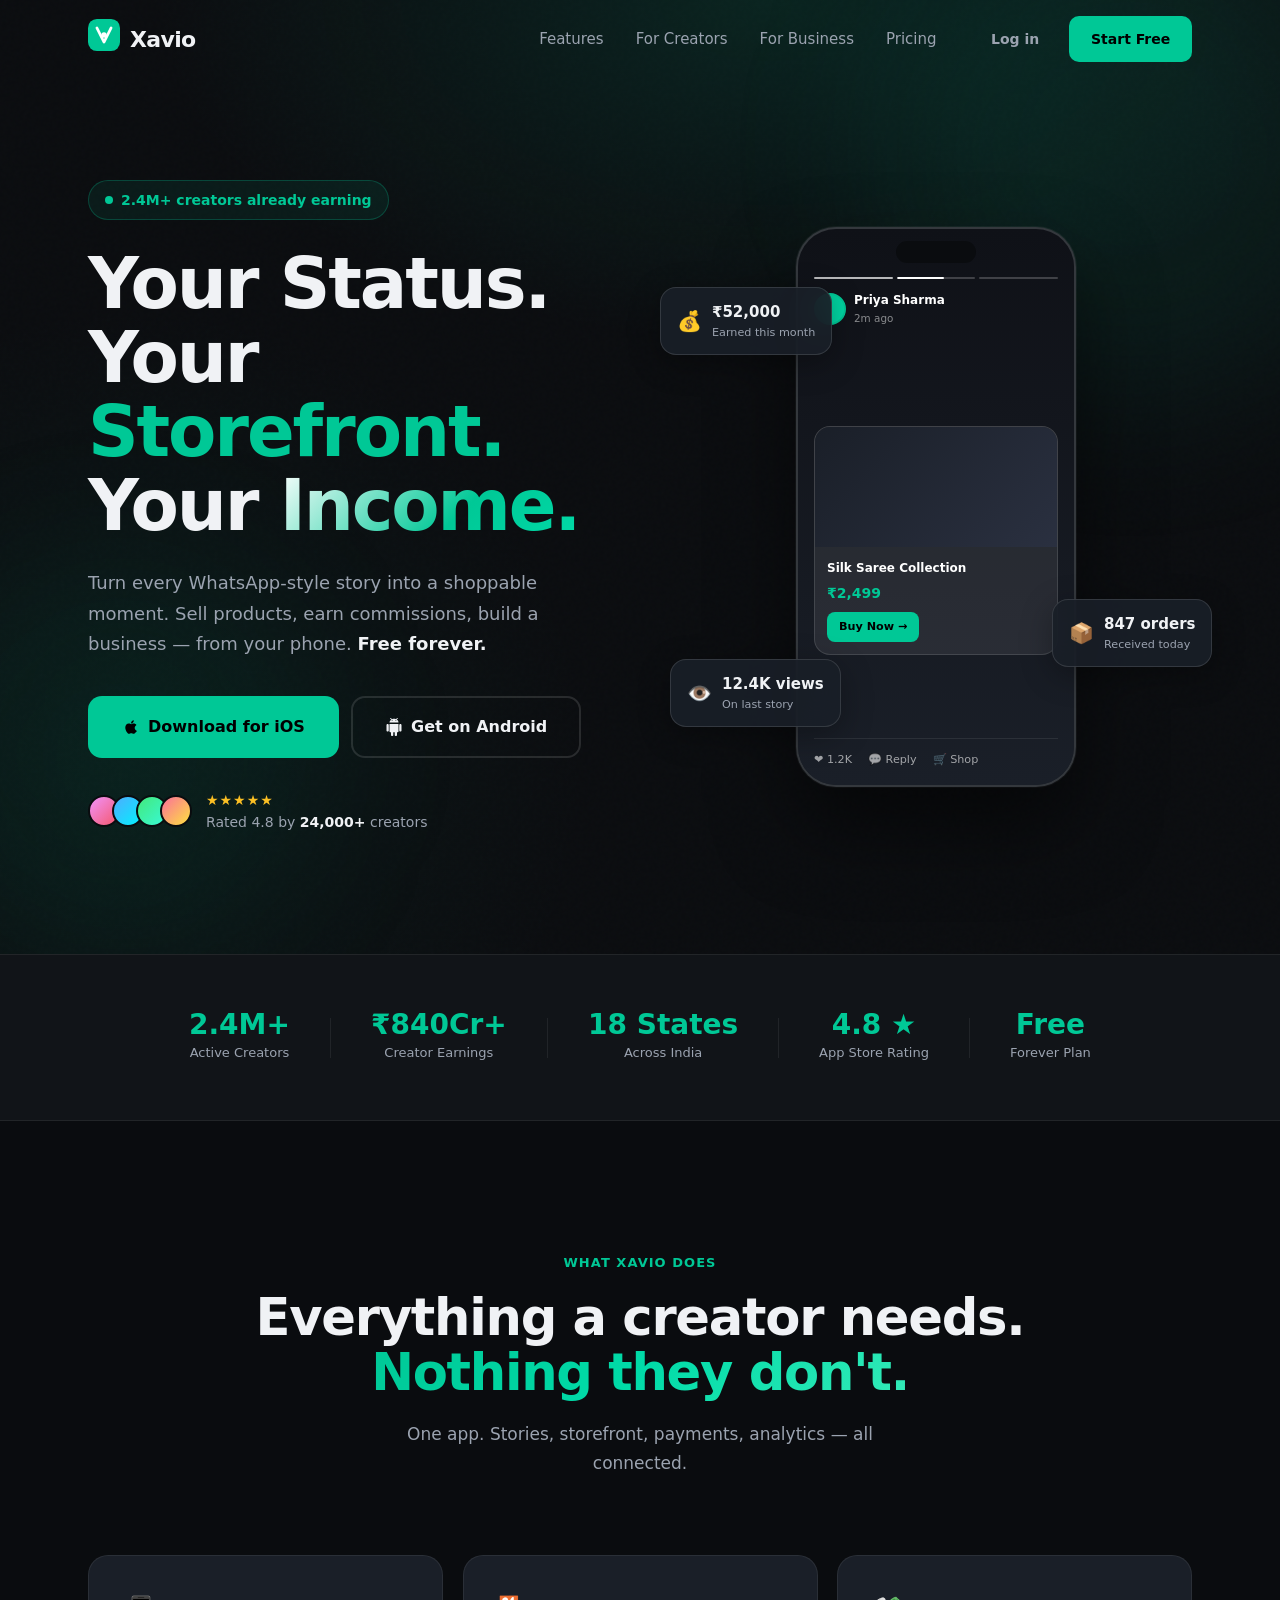
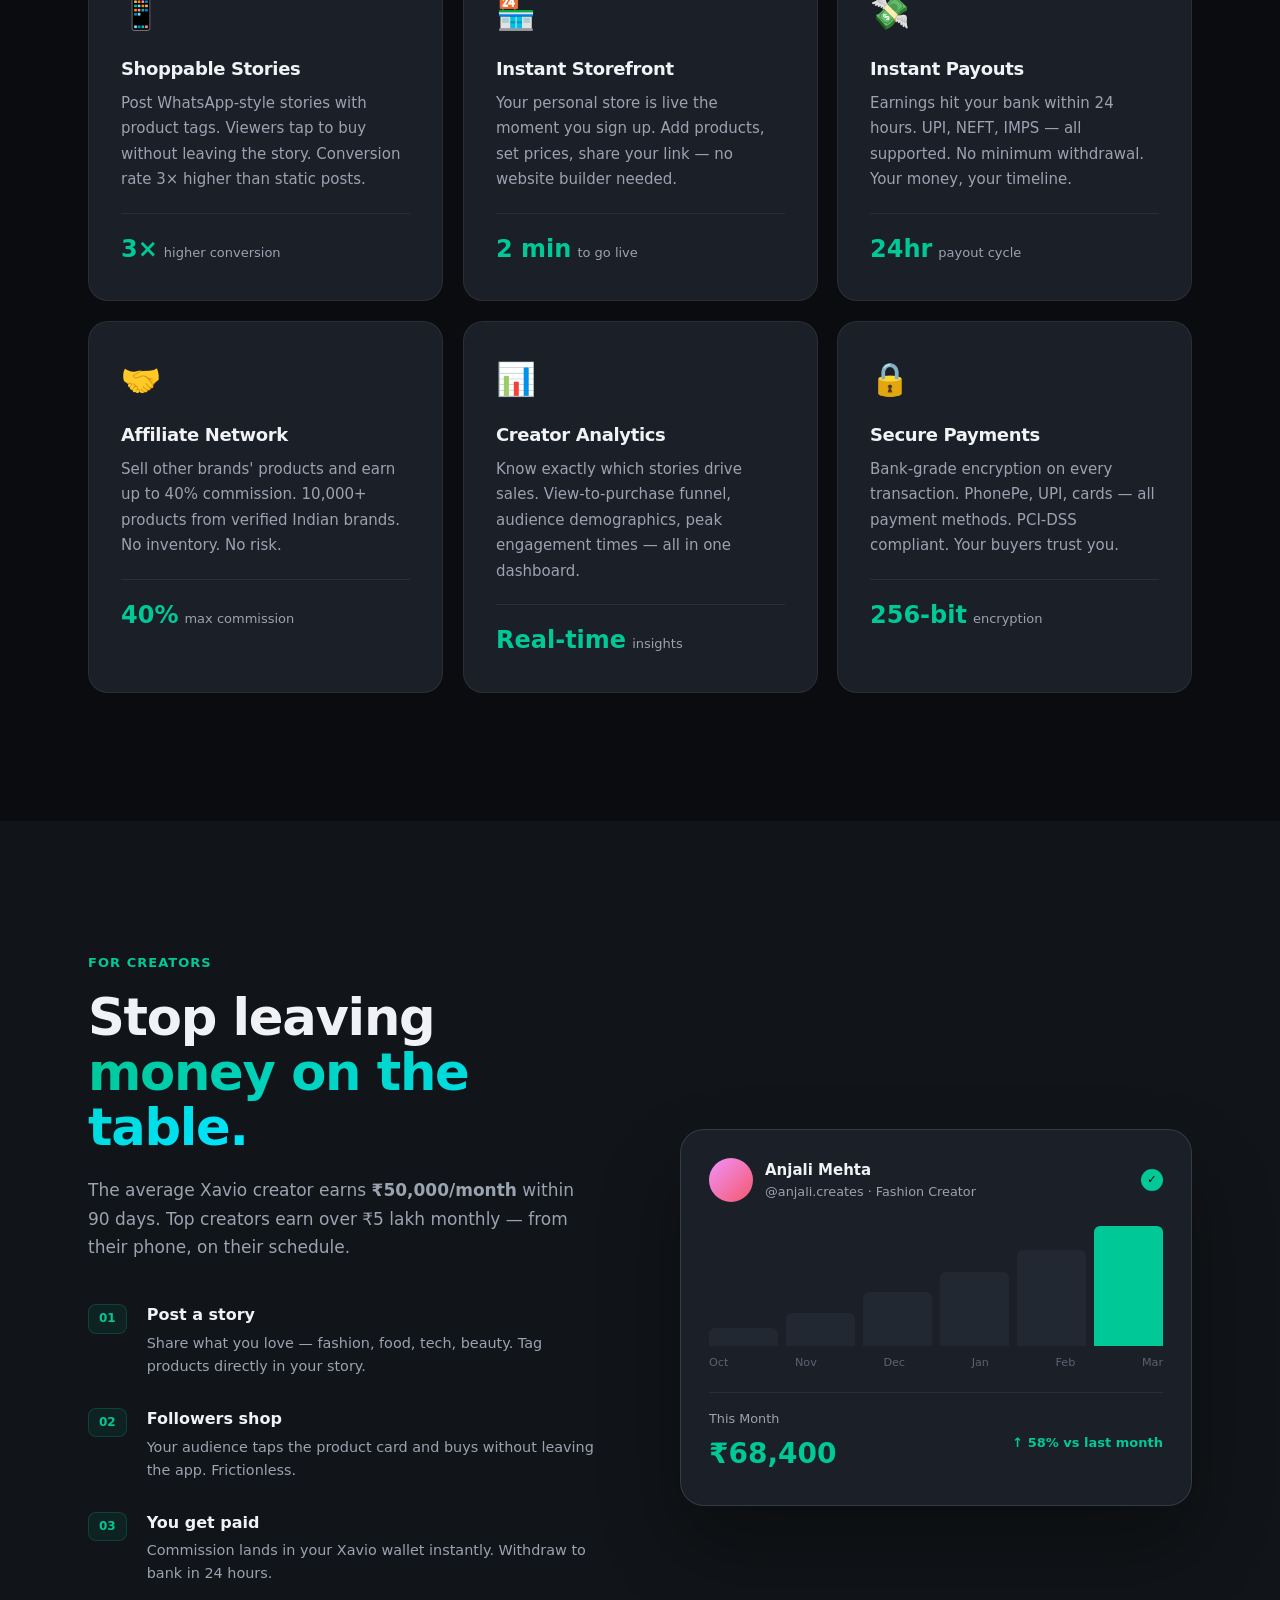
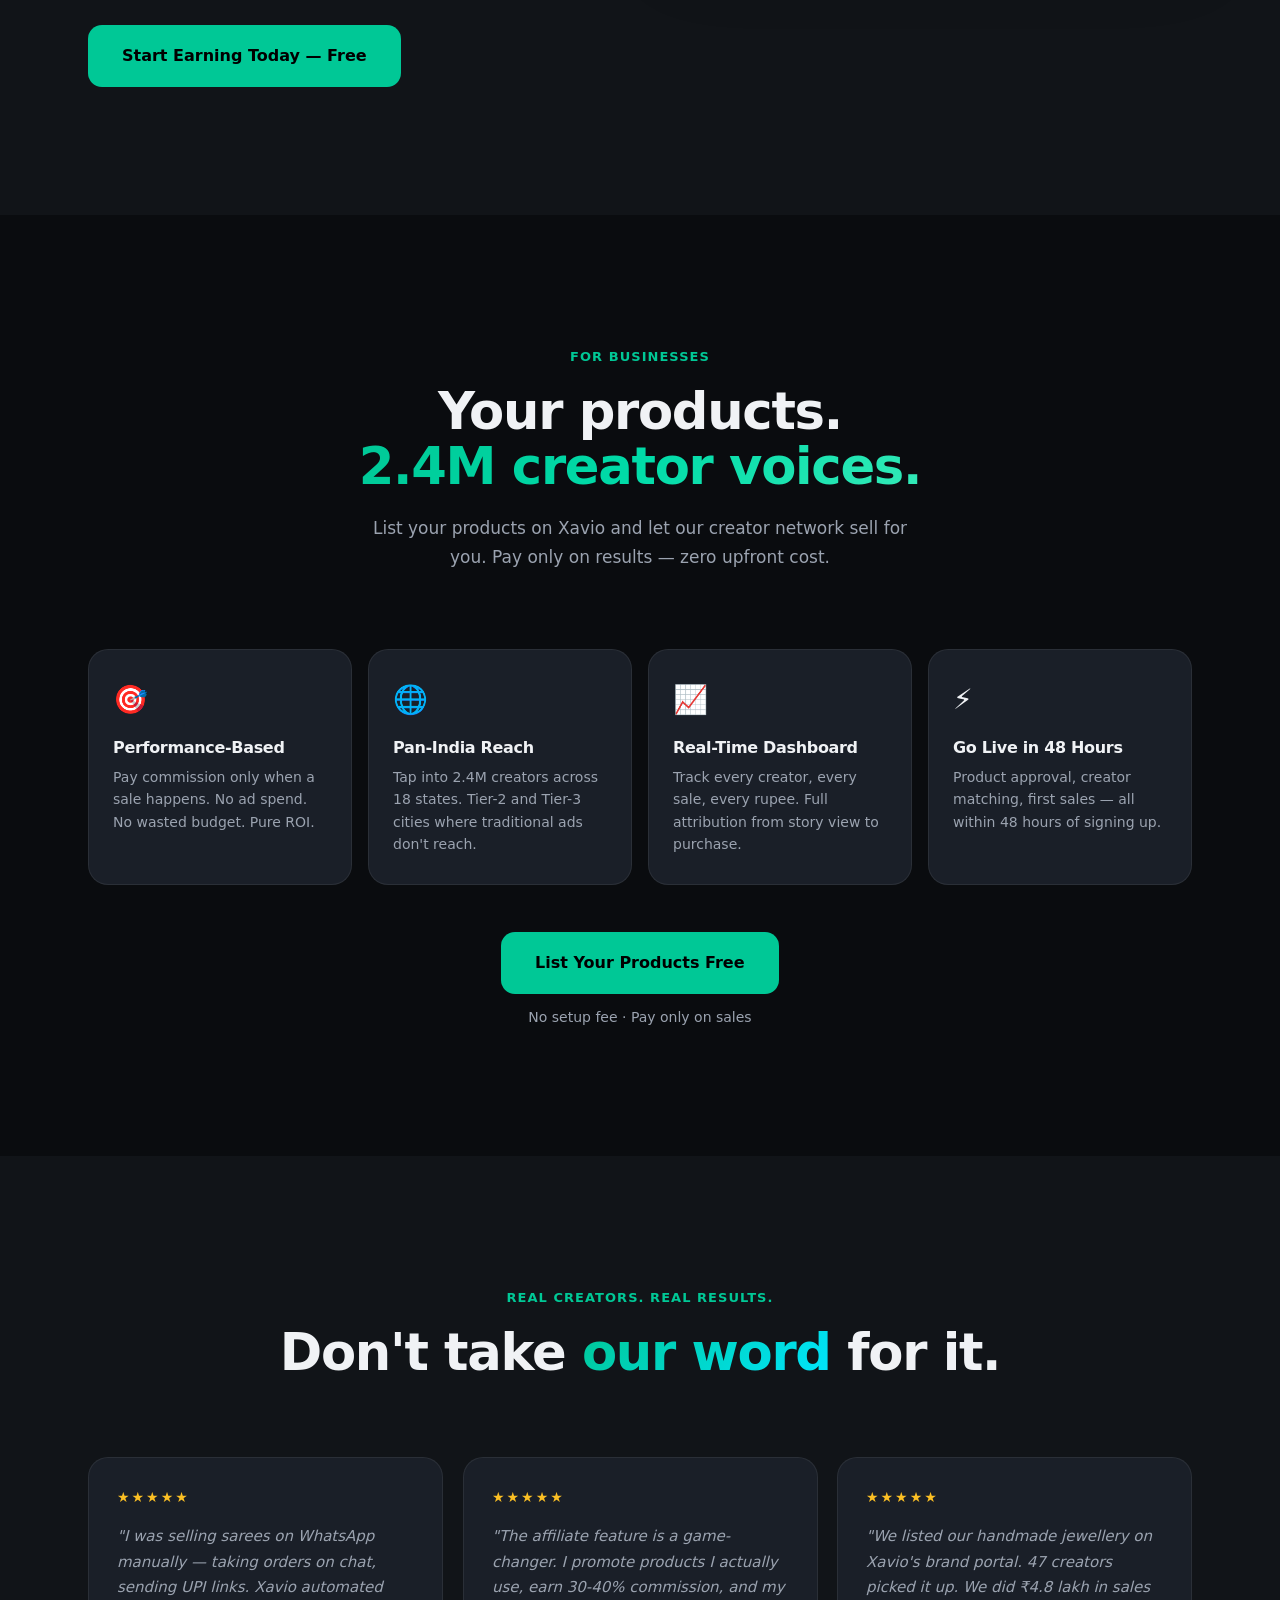
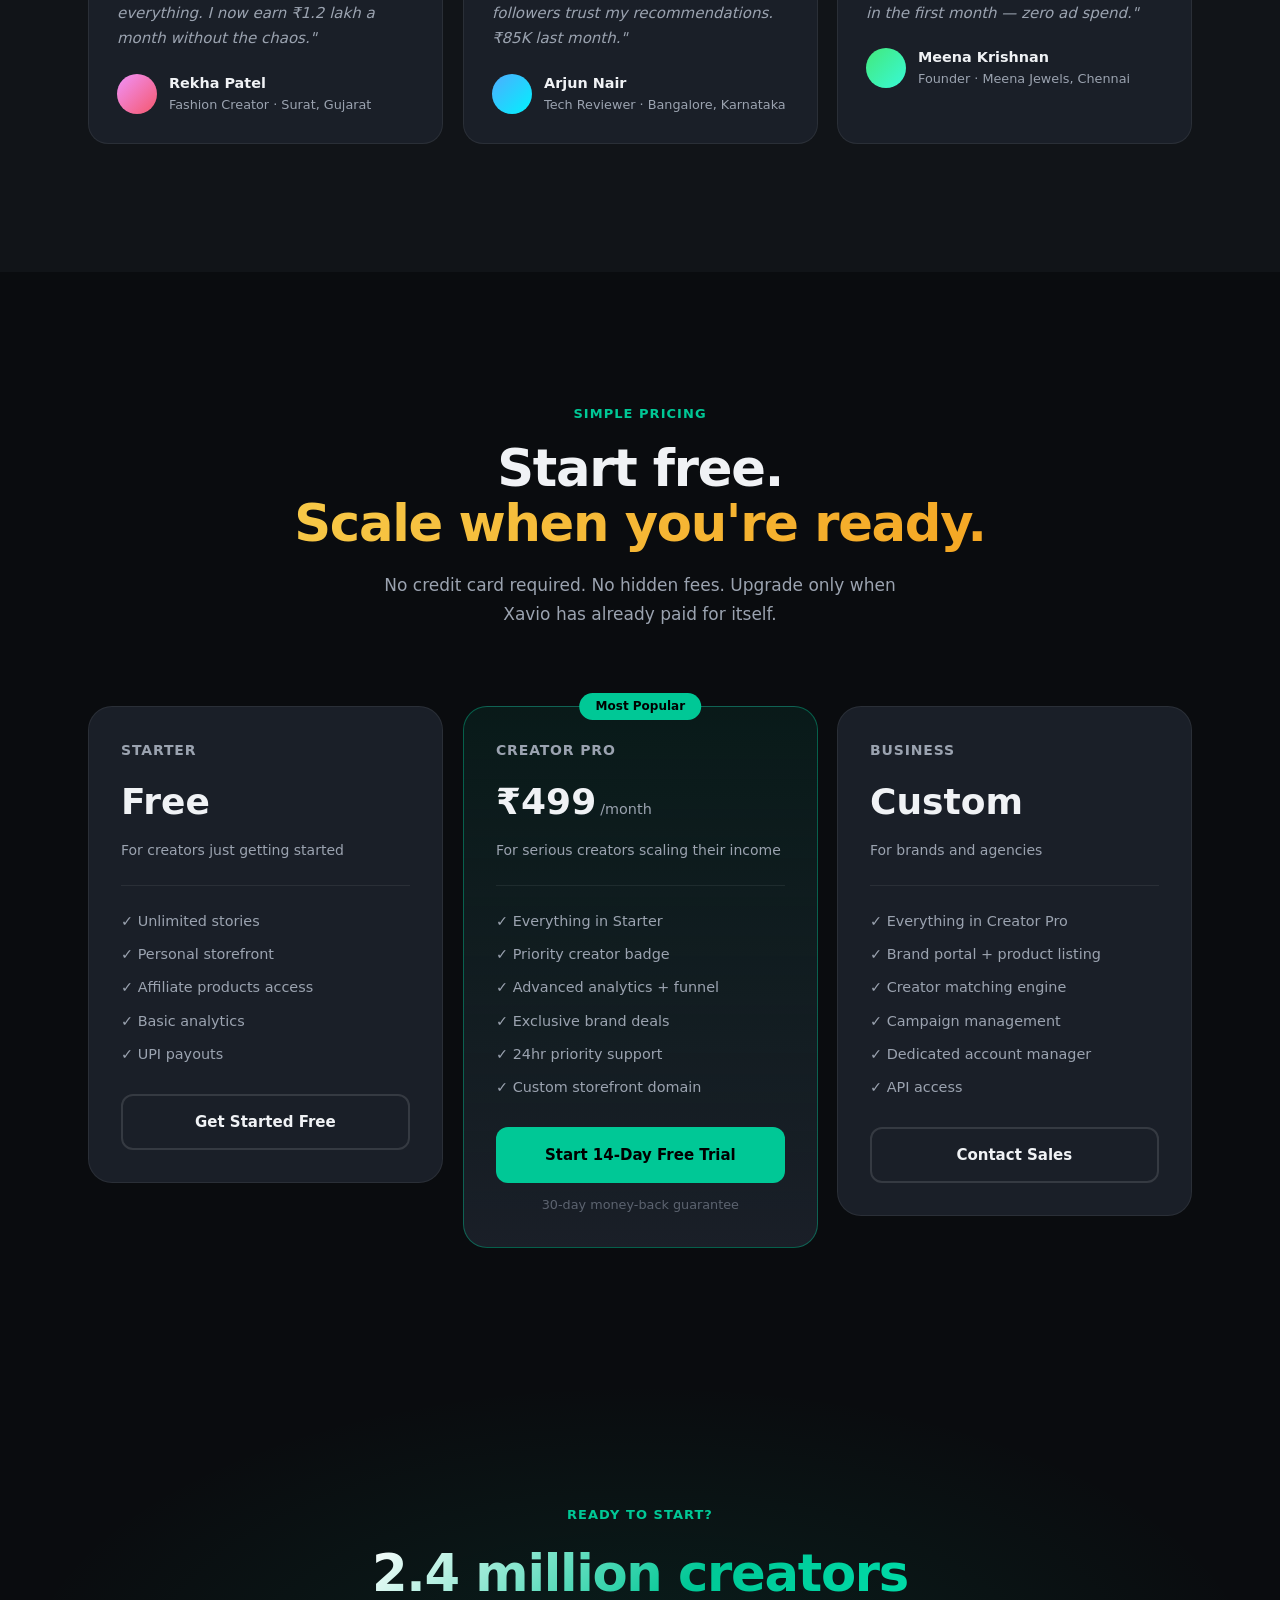
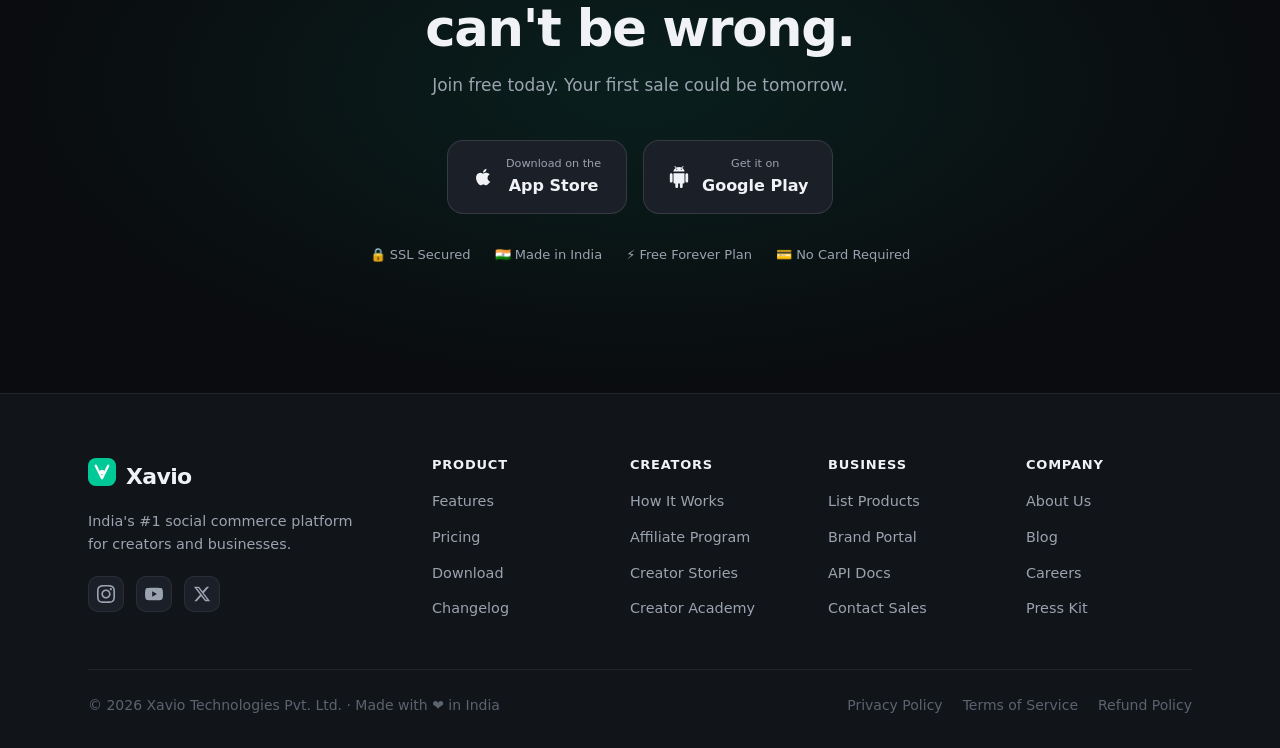
<file: v1/index.html>
<!DOCTYPE html>
<html lang="en" data-theme="dark">
<head>
  <meta charset="UTF-8" />
  <meta name="viewport" content="width=device-width, initial-scale=1.0" />
  <title>Xavio — India's #1 Social Commerce Platform for Creators</title>
  <meta name="description" content="Turn your WhatsApp status into a storefront. Join 2.4M+ Indian creators earning ₹50,000/month on Xavio. Free to start. No tech skills needed." />
  <meta property="og:type" content="website" />
  <meta property="og:title" content="Xavio — India's #1 Social Commerce Platform" />
  <meta property="og:description" content="Turn your WhatsApp status into a storefront. 2.4M+ creators. ₹840Cr+ in earnings." />
  <meta property="og:url" content="https://xavio.in" />
  <meta name="twitter:card" content="summary_large_image" />
  <link rel="canonical" href="https://xavio.in" />
  <!-- Apple SF Pro system font — loads instantly, zero network request, renders natively on Apple devices -->
  <!-- No external font import needed; SF Pro is loaded via system font stack in CSS -->
  <script type="application/ld+json">
  {
    "@context": "https://schema.org",
    "@type": "SoftwareApplication",
    "name": "Xavio",
    "applicationCategory": "BusinessApplication",
    "operatingSystem": "Android, iOS",
    "description": "India's #1 social commerce platform. Sell via WhatsApp-style stories, earn commissions, grow your business.",
    "offers": { "@type": "Offer", "price": "0", "priceCurrency": "INR" },
    "aggregateRating": { "@type": "AggregateRating", "ratingValue": "4.8", "reviewCount": "24000" },
    "publisher": { "@type": "Organization", "name": "Xavio Technologies", "url": "https://xavio.in" }
  }
  </script>
  <link rel="stylesheet" href="assets/css/style.css" />
</head>
<body>

<!-- NAV -->
<nav class="nav" id="nav">
  <div class="nav__inner">
    <a href="/" class="nav__logo" aria-label="Xavio home">
      <div class="nav__logo-icon" aria-hidden="true">
        <svg width="32" height="32" viewBox="0 0 36 36" fill="none"><rect width="36" height="36" rx="10" fill="#00C896"/><path d="M10 10L18 26L26 10" stroke="white" stroke-width="3" stroke-linecap="round" stroke-linejoin="round"/><circle cx="18" cy="18" r="3" fill="white"/></svg>
      </div>
      <span class="nav__logo-text">Xavio</span>
    </a>
    <ul class="nav__links" role="list">
      <li><a href="#features">Features</a></li>
      <li><a href="#creators">For Creators</a></li>
      <li><a href="#business">For Business</a></li>
      <li><a href="#pricing">Pricing</a></li>
    </ul>
    <div class="nav__actions">
      <a href="#download" class="btn btn--ghost btn--sm">Log in</a>
      <a href="#download" class="btn btn--primary btn--sm">Start Free</a>
    </div>
    <button class="nav__burger" aria-label="Open menu" aria-expanded="false" id="navBurger">
      <span></span><span></span><span></span>
    </button>
  </div>
  <div class="nav__mobile" id="navMobile" aria-hidden="true">
    <ul role="list">
      <li><a href="#features">Features</a></li>
      <li><a href="#creators">For Creators</a></li>
      <li><a href="#business">For Business</a></li>
      <li><a href="#pricing">Pricing</a></li>
      <li><a href="#download" class="btn btn--primary btn--full">Start Free — No Card Needed</a></li>
    </ul>
  </div>
</nav>

<!-- HERO -->
<section class="hero" id="hero" aria-labelledby="hero-h1">
  <div class="hero__bg" aria-hidden="true">
    <div class="hero__mesh"></div>
    <div class="hero__grain"></div>
    <div class="hero__blob hero__blob--1"></div>
    <div class="hero__blob hero__blob--2"></div>
  </div>
  <div class="container">
    <div class="hero__layout">
      <div class="hero__copy">
        <div class="hero__badge reveal">
          <span class="hero__badge-dot"></span>
          2.4M+ creators already earning
        </div>
        <h1 class="hero__h1 reveal" id="hero-h1">
          Your Status.<br/>
          Your <em>Storefront.</em><br/>
          Your <strong>Income.</strong>
        </h1>
        <p class="hero__sub reveal">
          Turn every WhatsApp-style story into a shoppable moment. Sell products, earn commissions, build a business — from your phone. <strong>Free forever.</strong>
        </p>
        <div class="hero__cta-row reveal">
          <a href="#download" class="btn btn--primary btn--lg">
            <svg width="18" height="18" viewBox="0 0 24 24" fill="currentColor" aria-hidden="true"><path d="M17.05 20.28c-.98.95-2.05.8-3.08.35-1.09-.46-2.09-.48-3.24 0-1.44.62-2.2.44-3.06-.35C2.79 15.25 3.51 7.7 9.05 7.4c1.42.07 2.4.83 3.23.87.97-.18 1.9-.97 3.27-.93 1.65.06 2.89.78 3.69 1.96-3.38 2.04-2.82 6.52.81 7.98zM12.03 7.25c-.15-2.23 1.66-4.07 3.74-4.25.29 2.58-2.34 4.5-3.74 4.25z"/></svg>
            Download for iOS
          </a>
          <a href="#download" class="btn btn--outline btn--lg">
            <svg width="18" height="18" viewBox="0 0 24 24" fill="currentColor" aria-hidden="true"><path d="M6 18c0 .55.45 1 1 1h1v3.5c0 .83.67 1.5 1.5 1.5s1.5-.67 1.5-1.5V19h2v3.5c0 .83.67 1.5 1.5 1.5s1.5-.67 1.5-1.5V19h1c.55 0 1-.45 1-1V8H6v10zM3.5 8C2.67 8 2 8.67 2 9.5v7c0 .83.67 1.5 1.5 1.5S5 17.33 5 16.5v-7C5 8.67 4.33 8 3.5 8zm17 0c-.83 0-1.5.67-1.5 1.5v7c0 .83.67 1.5 1.5 1.5s1.5-.67 1.5-1.5v-7c0-.83-.67-1.5-1.5-1.5zm-4.97-5.84l1.3-1.3c.2-.2.2-.51 0-.71-.2-.2-.51-.2-.71 0l-1.48 1.48C13.85 1.23 12.95 1 12 1c-.96 0-1.86.23-2.66.63L7.85.15c-.2-.2-.51-.2-.71 0-.2.2-.2.51 0 .71l1.31 1.31C7.01 3.07 6 4.42 6 6h12c0-1.58-1.01-2.93-2.47-3.84zM10 4H9V3h1v1zm5 0h-1V3h1v1z"/></svg>
            Get on Android
          </a>
        </div>
        <div class="hero__proof reveal">
          <div class="hero__avatars" aria-hidden="true">
            <div class="hero__av hero__av--1"></div>
            <div class="hero__av hero__av--2"></div>
            <div class="hero__av hero__av--3"></div>
            <div class="hero__av hero__av--4"></div>
          </div>
          <div>
            <div class="hero__stars" aria-label="4.8 out of 5 stars">★★★★★</div>
            <span>Rated 4.8 by <strong>24,000+</strong> creators</span>
          </div>
        </div>
      </div>

      <div class="hero__phone-wrap reveal-right" aria-hidden="true">
        <div class="hero__phone">
          <div class="hero__phone-notch"></div>
          <div class="hero__phone-screen">
            <div class="story-ui">
              <div class="story-progress">
                <div class="story-bar story-bar--done"></div>
                <div class="story-bar story-bar--active"></div>
                <div class="story-bar"></div>
              </div>
              <div class="story-header">
                <div class="story-av"></div>
                <div>
                  <div class="story-name">Priya Sharma</div>
                  <div class="story-time">2m ago</div>
                </div>
              </div>
              <div class="story-body">
                <div class="story-product">
                  <div class="story-product-img"></div>
                  <div class="story-product-info">
                    <div class="story-product-name">Silk Saree Collection</div>
                    <div class="story-product-price">₹2,499</div>
                    <div class="story-product-cta">Buy Now →</div>
                  </div>
                </div>
              </div>
              <div class="story-actions">
                <div class="story-action">❤️ 1.2K</div>
                <div class="story-action">💬 Reply</div>
                <div class="story-action">🛒 Shop</div>
              </div>
            </div>
          </div>
        </div>
        <div class="hero__stat hero__stat--a float-1">
          <div class="hero__stat-icon">💰</div>
          <div>
            <div class="hero__stat-val">₹52,000</div>
            <div class="hero__stat-lbl">Earned this month</div>
          </div>
        </div>
        <div class="hero__stat hero__stat--b float-2">
          <div class="hero__stat-icon">📦</div>
          <div>
            <div class="hero__stat-val">847 orders</div>
            <div class="hero__stat-lbl">Received today</div>
          </div>
        </div>
        <div class="hero__stat hero__stat--c float-3">
          <div class="hero__stat-icon">👁️</div>
          <div>
            <div class="hero__stat-val">12.4K views</div>
            <div class="hero__stat-lbl">On last story</div>
          </div>
        </div>
      </div>
    </div>
  </div>
</section>

<!-- TRUST BAR -->
<section class="trust" aria-label="Key metrics">
  <div class="container">
    <div class="trust__grid">
      <div class="trust__item reveal"><div class="trust__num">2.4M+</div><div class="trust__lbl">Active Creators</div></div>
      <div class="trust__div" aria-hidden="true"></div>
      <div class="trust__item reveal"><div class="trust__num">₹840Cr+</div><div class="trust__lbl">Creator Earnings</div></div>
      <div class="trust__div" aria-hidden="true"></div>
      <div class="trust__item reveal"><div class="trust__num">18 States</div><div class="trust__lbl">Across India</div></div>
      <div class="trust__div" aria-hidden="true"></div>
      <div class="trust__item reveal"><div class="trust__num">4.8 ★</div><div class="trust__lbl">App Store Rating</div></div>
      <div class="trust__div" aria-hidden="true"></div>
      <div class="trust__item reveal"><div class="trust__num">Free</div><div class="trust__lbl">Forever Plan</div></div>
    </div>
  </div>
</section>

<!-- FEATURES -->
<section class="features" id="features" aria-labelledby="features-h2">
  <div class="container">
    <div class="section-header reveal">
      <div class="section-tag">What Xavio Does</div>
      <h2 class="section-h2" id="features-h2">Everything a creator needs.<br/><span class="grad-green">Nothing they don't.</span></h2>
      <p class="section-sub">One app. Stories, storefront, payments, analytics — all connected.</p>
    </div>
    <div class="features__grid">
      <article class="feat-card reveal" style="--d:0ms">
        <div class="feat-card__icon" aria-hidden="true">📱</div>
        <h3>Shoppable Stories</h3>
        <p>Post WhatsApp-style stories with product tags. Viewers tap to buy without leaving the story. Conversion rate 3× higher than static posts.</p>
        <div class="feat-card__metric"><span class="metric-val">3×</span><span class="metric-lbl">higher conversion</span></div>
      </article>
      <article class="feat-card reveal" style="--d:80ms">
        <div class="feat-card__icon" aria-hidden="true">🏪</div>
        <h3>Instant Storefront</h3>
        <p>Your personal store is live the moment you sign up. Add products, set prices, share your link — no website builder needed.</p>
        <div class="feat-card__metric"><span class="metric-val">2 min</span><span class="metric-lbl">to go live</span></div>
      </article>
      <article class="feat-card reveal" style="--d:160ms">
        <div class="feat-card__icon" aria-hidden="true">💸</div>
        <h3>Instant Payouts</h3>
        <p>Earnings hit your bank within 24 hours. UPI, NEFT, IMPS — all supported. No minimum withdrawal. Your money, your timeline.</p>
        <div class="feat-card__metric"><span class="metric-val">24hr</span><span class="metric-lbl">payout cycle</span></div>
      </article>
      <article class="feat-card reveal" style="--d:0ms">
        <div class="feat-card__icon" aria-hidden="true">🤝</div>
        <h3>Affiliate Network</h3>
        <p>Sell other brands' products and earn up to 40% commission. 10,000+ products from verified Indian brands. No inventory. No risk.</p>
        <div class="feat-card__metric"><span class="metric-val">40%</span><span class="metric-lbl">max commission</span></div>
      </article>
      <article class="feat-card reveal" style="--d:80ms">
        <div class="feat-card__icon" aria-hidden="true">📊</div>
        <h3>Creator Analytics</h3>
        <p>Know exactly which stories drive sales. View-to-purchase funnel, audience demographics, peak engagement times — all in one dashboard.</p>
        <div class="feat-card__metric"><span class="metric-val">Real-time</span><span class="metric-lbl">insights</span></div>
      </article>
      <article class="feat-card reveal" style="--d:160ms">
        <div class="feat-card__icon" aria-hidden="true">🔒</div>
        <h3>Secure Payments</h3>
        <p>Bank-grade encryption on every transaction. PhonePe, UPI, cards — all payment methods. PCI-DSS compliant. Your buyers trust you.</p>
        <div class="feat-card__metric"><span class="metric-val">256-bit</span><span class="metric-lbl">encryption</span></div>
      </article>
    </div>
  </div>
</section>

<!-- CREATOR EARNINGS -->
<section class="earnings" id="creators" aria-labelledby="earnings-h2">
  <div class="container">
    <div class="earnings__layout">
      <div class="earnings__copy reveal">
        <div class="section-tag">For Creators</div>
        <h2 class="section-h2" id="earnings-h2">Stop leaving<br/><span class="grad-warm">money on the table.</span></h2>
        <p class="section-sub">The average Xavio creator earns <strong>₹50,000/month</strong> within 90 days. Top creators earn over ₹5 lakh monthly — from their phone, on their schedule.</p>
        <div class="earn-steps">
          <div class="earn-step">
            <div class="earn-step__num" aria-hidden="true">01</div>
            <div><strong>Post a story</strong><p>Share what you love — fashion, food, tech, beauty. Tag products directly in your story.</p></div>
          </div>
          <div class="earn-step">
            <div class="earn-step__num" aria-hidden="true">02</div>
            <div><strong>Followers shop</strong><p>Your audience taps the product card and buys without leaving the app. Frictionless.</p></div>
          </div>
          <div class="earn-step">
            <div class="earn-step__num" aria-hidden="true">03</div>
            <div><strong>You get paid</strong><p>Commission lands in your Xavio wallet instantly. Withdraw to bank in 24 hours.</p></div>
          </div>
        </div>
        <a href="#download" class="btn btn--primary btn--lg">Start Earning Today — Free</a>
      </div>
      <div class="earnings__card-wrap reveal-right">
        <div class="earn-card">
          <div class="earn-card__header">
            <div class="earn-card__av"></div>
            <div>
              <div class="earn-card__name">Anjali Mehta</div>
              <div class="earn-card__handle">@anjali.creates · Fashion Creator</div>
            </div>
            <div class="earn-card__verified" aria-label="Verified">✓</div>
          </div>
          <div class="earn-card__chart" aria-label="Monthly earnings growing from ₹8K to ₹68K over 6 months">
            <div class="chart-bars">
              <div class="chart-bar" style="--h:15%" data-v="₹8K"></div>
              <div class="chart-bar" style="--h:28%" data-v="₹15K"></div>
              <div class="chart-bar" style="--h:45%" data-v="₹24K"></div>
              <div class="chart-bar" style="--h:62%" data-v="₹33K"></div>
              <div class="chart-bar" style="--h:80%" data-v="₹43K"></div>
              <div class="chart-bar chart-bar--hi" style="--h:100%" data-v="₹68K"></div>
            </div>
            <div class="chart-months"><span>Oct</span><span>Nov</span><span>Dec</span><span>Jan</span><span>Feb</span><span>Mar</span></div>
          </div>
          <div class="earn-card__total">
            <div><div class="earn-card__total-lbl">This Month</div><div class="earn-card__total-val">₹68,400</div></div>
            <div class="earn-card__growth">↑ 58% vs last month</div>
          </div>
        </div>
      </div>
    </div>
  </div>
</section>

<!-- BUSINESS -->
<section class="business" id="business" aria-labelledby="business-h2">
  <div class="container">
    <div class="section-header reveal">
      <div class="section-tag">For Businesses</div>
      <h2 class="section-h2" id="business-h2">Your products.<br/><span class="grad-green">2.4M creator voices.</span></h2>
      <p class="section-sub">List your products on Xavio and let our creator network sell for you. Pay only on results — zero upfront cost.</p>
    </div>
    <div class="biz-grid">
      <div class="biz-card reveal" style="--d:0ms">
        <div class="biz-card__icon" aria-hidden="true">🎯</div>
        <h3>Performance-Based</h3>
        <p>Pay commission only when a sale happens. No ad spend. No wasted budget. Pure ROI.</p>
      </div>
      <div class="biz-card reveal" style="--d:80ms">
        <div class="biz-card__icon" aria-hidden="true">🌐</div>
        <h3>Pan-India Reach</h3>
        <p>Tap into 2.4M creators across 18 states. Tier-2 and Tier-3 cities where traditional ads don't reach.</p>
      </div>
      <div class="biz-card reveal" style="--d:160ms">
        <div class="biz-card__icon" aria-hidden="true">📈</div>
        <h3>Real-Time Dashboard</h3>
        <p>Track every creator, every sale, every rupee. Full attribution from story view to purchase.</p>
      </div>
      <div class="biz-card reveal" style="--d:240ms">
        <div class="biz-card__icon" aria-hidden="true">⚡</div>
        <h3>Go Live in 48 Hours</h3>
        <p>Product approval, creator matching, first sales — all within 48 hours of signing up.</p>
      </div>
    </div>
    <div class="biz-cta reveal">
      <a href="mailto:business@xavio.in" class="btn btn--primary btn--lg">List Your Products Free</a>
      <span class="biz-cta__note">No setup fee · Pay only on sales</span>
    </div>
  </div>
</section>

<!-- TESTIMONIALS -->
<section class="testimonials" aria-labelledby="testi-h2">
  <div class="container">
    <div class="section-header reveal">
      <div class="section-tag">Real Creators. Real Results.</div>
      <h2 class="section-h2" id="testi-h2">Don't take <span class="grad-warm">our word</span> for it.</h2>
    </div>
    <div class="testi-grid">
      <blockquote class="testi reveal">
        <div class="testi__stars" aria-label="5 out of 5 stars">★★★★★</div>
        <p>"I was selling sarees on WhatsApp manually — taking orders on chat, sending UPI links. Xavio automated everything. I now earn ₹1.2 lakh a month without the chaos."</p>
        <footer class="testi__footer">
          <div class="testi__av testi__av--1" aria-hidden="true"></div>
          <div><cite class="testi__name">Rekha Patel</cite><div class="testi__role">Fashion Creator · Surat, Gujarat</div></div>
        </footer>
      </blockquote>
      <blockquote class="testi reveal" style="--d:80ms">
        <div class="testi__stars" aria-label="5 out of 5 stars">★★★★★</div>
        <p>"The affiliate feature is a game-changer. I promote products I actually use, earn 30-40% commission, and my followers trust my recommendations. ₹85K last month."</p>
        <footer class="testi__footer">
          <div class="testi__av testi__av--2" aria-hidden="true"></div>
          <div><cite class="testi__name">Arjun Nair</cite><div class="testi__role">Tech Reviewer · Bangalore, Karnataka</div></div>
        </footer>
      </blockquote>
      <blockquote class="testi reveal" style="--d:160ms">
        <div class="testi__stars" aria-label="5 out of 5 stars">★★★★★</div>
        <p>"We listed our handmade jewellery on Xavio's brand portal. 47 creators picked it up. We did ₹4.8 lakh in sales in the first month — zero ad spend."</p>
        <footer class="testi__footer">
          <div class="testi__av testi__av--3" aria-hidden="true"></div>
          <div><cite class="testi__name">Meena Krishnan</cite><div class="testi__role">Founder · Meena Jewels, Chennai</div></div>
        </footer>
      </blockquote>
    </div>
  </div>
</section>

<!-- PRICING -->
<section class="pricing" id="pricing" aria-labelledby="pricing-h2">
  <div class="container">
    <div class="section-header reveal">
      <div class="section-tag">Simple Pricing</div>
      <h2 class="section-h2" id="pricing-h2">Start free.<br/><span class="grad-gold">Scale when you're ready.</span></h2>
      <p class="section-sub">No credit card required. No hidden fees. Upgrade only when Xavio has already paid for itself.</p>
    </div>
    <div class="pricing__grid">
      <div class="price-card reveal">
        <div class="price-card__tier">Starter</div>
        <div class="price-card__price"><span class="price-card__amt">Free</span></div>
        <div class="price-card__desc">For creators just getting started</div>
        <ul class="price-card__feats" role="list">
          <li>✓ Unlimited stories</li>
          <li>✓ Personal storefront</li>
          <li>✓ Affiliate products access</li>
          <li>✓ Basic analytics</li>
          <li>✓ UPI payouts</li>
        </ul>
        <a href="#download" class="btn btn--outline btn--full">Get Started Free</a>
      </div>
      <div class="price-card price-card--featured reveal" style="--d:80ms">
        <div class="price-card__popular">Most Popular</div>
        <div class="price-card__tier">Creator Pro</div>
        <div class="price-card__price">
          <span class="price-card__amt">₹499</span>
          <span class="price-card__period">/month</span>
        </div>
        <div class="price-card__desc">For serious creators scaling their income</div>
        <ul class="price-card__feats" role="list">
          <li>✓ Everything in Starter</li>
          <li>✓ Priority creator badge</li>
          <li>✓ Advanced analytics + funnel</li>
          <li>✓ Exclusive brand deals</li>
          <li>✓ 24hr priority support</li>
          <li>✓ Custom storefront domain</li>
        </ul>
        <a href="#download" class="btn btn--primary btn--full">Start 14-Day Free Trial</a>
        <div class="price-card__guarantee">30-day money-back guarantee</div>
      </div>
      <div class="price-card reveal" style="--d:160ms">
        <div class="price-card__tier">Business</div>
        <div class="price-card__price"><span class="price-card__amt">Custom</span></div>
        <div class="price-card__desc">For brands and agencies</div>
        <ul class="price-card__feats" role="list">
          <li>✓ Everything in Creator Pro</li>
          <li>✓ Brand portal + product listing</li>
          <li>✓ Creator matching engine</li>
          <li>✓ Campaign management</li>
          <li>✓ Dedicated account manager</li>
          <li>✓ API access</li>
        </ul>
        <a href="mailto:business@xavio.in" class="btn btn--outline btn--full">Contact Sales</a>
      </div>
    </div>
  </div>
</section>

<!-- DOWNLOAD CTA -->
<section class="download" id="download" aria-labelledby="dl-h2">
  <div class="download__bg" aria-hidden="true"><div class="download__mesh"></div></div>
  <div class="container">
    <div class="download__inner reveal">
      <div class="download__tag">Ready to start?</div>
      <h2 class="download__h2" id="dl-h2"><span class="grad-hero">2.4 million creators</span><br/>can't be wrong.</h2>
      <p class="download__sub">Join free today. Your first sale could be tomorrow.</p>
      <div class="store-btns">
        <a href="#" class="store-btn" aria-label="Download on the App Store">
          <svg viewBox="0 0 24 24" fill="currentColor" width="22" height="22" aria-hidden="true"><path d="M17.05 20.28c-.98.95-2.05.8-3.08.35-1.09-.46-2.09-.48-3.24 0-1.44.62-2.2.44-3.06-.35C2.79 15.25 3.51 7.7 9.05 7.4c1.42.07 2.4.83 3.23.87.97-.18 1.9-.97 3.27-.93 1.65.06 2.89.78 3.69 1.96-3.38 2.04-2.82 6.52.81 7.98zM12.03 7.25c-.15-2.23 1.66-4.07 3.74-4.25.29 2.58-2.34 4.5-3.74 4.25z"/></svg>
          <div><div class="store-btn__sub">Download on the</div><div class="store-btn__main">App Store</div></div>
        </a>
        <a href="#" class="store-btn" aria-label="Get it on Google Play">
          <svg viewBox="0 0 24 24" fill="currentColor" width="22" height="22" aria-hidden="true"><path d="M6 18c0 .55.45 1 1 1h1v3.5c0 .83.67 1.5 1.5 1.5s1.5-.67 1.5-1.5V19h2v3.5c0 .83.67 1.5 1.5 1.5s1.5-.67 1.5-1.5V19h1c.55 0 1-.45 1-1V8H6v10zm-2.5-10C2.67 8 2 8.67 2 9.5v7c0 .83.67 1.5 1.5 1.5S5 17.33 5 16.5v-7C5 8.67 4.33 8 3.5 8zm17 0c-.83 0-1.5.67-1.5 1.5v7c0 .83.67 1.5 1.5 1.5s1.5-.67 1.5-1.5v-7c0-.83-.67-1.5-1.5-1.5zm-4.97-5.84l1.3-1.3c.2-.2.2-.51 0-.71-.2-.2-.51-.2-.71 0l-1.48 1.48C13.85 1.23 12.95 1 12 1c-.96 0-1.86.23-2.66.63L7.85.15c-.2-.2-.51-.2-.71 0-.2.2-.2.51 0 .71l1.31 1.31C7.01 3.07 6 4.42 6 6h12c0-1.58-1.01-2.93-2.47-3.84zM10 4H9V3h1v1zm5 0h-1V3h1v1z"/></svg>
          <div><div class="store-btn__sub">Get it on</div><div class="store-btn__main">Google Play</div></div>
        </a>
      </div>
      <div class="download__trust">
        <span>🔒 SSL Secured</span>
        <span>🇮🇳 Made in India</span>
        <span>⚡ Free Forever Plan</span>
        <span>💳 No Card Required</span>
      </div>
    </div>
  </div>
</section>

<!-- FOOTER -->
<footer class="footer" role="contentinfo">
  <div class="container">
    <div class="footer__top">
      <div class="footer__brand">
        <a href="/" class="nav__logo" aria-label="Xavio home">
          <div class="nav__logo-icon" aria-hidden="true">
            <svg width="28" height="28" viewBox="0 0 36 36" fill="none"><rect width="36" height="36" rx="10" fill="#00C896"/><path d="M10 10L18 26L26 10" stroke="white" stroke-width="3" stroke-linecap="round" stroke-linejoin="round"/><circle cx="18" cy="18" r="3" fill="white"/></svg>
          </div>
          <span class="nav__logo-text">Xavio</span>
        </a>
        <p>India's #1 social commerce platform for creators and businesses.</p>
        <div class="footer__social">
          <a href="#" aria-label="Xavio on Instagram"><svg viewBox="0 0 24 24" fill="currentColor" width="18" height="18"><path d="M12 2.163c3.204 0 3.584.012 4.85.07 3.252.148 4.771 1.691 4.919 4.919.058 1.265.069 1.645.069 4.849 0 3.205-.012 3.584-.069 4.849-.149 3.225-1.664 4.771-4.919 4.919-1.266.058-1.644.07-4.85.07-3.204 0-3.584-.012-4.849-.07-3.26-.149-4.771-1.699-4.919-4.92-.058-1.265-.07-1.644-.07-4.849 0-3.204.013-3.583.07-4.849.149-3.227 1.664-4.771 4.919-4.919 1.266-.057 1.645-.069 4.849-.069zm0-2.163c-3.259 0-3.667.014-4.947.072-4.358.2-6.78 2.618-6.98 6.98-.059 1.281-.073 1.689-.073 4.948 0 3.259.014 3.668.072 4.948.2 4.358 2.618 6.78 6.98 6.98 1.281.058 1.689.072 4.948.072 3.259 0 3.668-.014 4.948-.072 4.354-.2 6.782-2.618 6.979-6.98.059-1.28.073-1.689.073-4.948 0-3.259-.014-3.667-.072-4.947-.196-4.354-2.617-6.78-6.979-6.98-1.281-.059-1.69-.073-4.949-.073zm0 5.838c-3.403 0-6.162 2.759-6.162 6.162s2.759 6.163 6.162 6.163 6.162-2.759 6.162-6.163c0-3.403-2.759-6.162-6.162-6.162zm0 10.162c-2.209 0-4-1.79-4-4 0-2.209 1.791-4 4-4s4 1.791 4 4c0 2.21-1.791 4-4 4zm6.406-11.845c-.796 0-1.441.645-1.441 1.44s.645 1.44 1.441 1.44c.795 0 1.439-.645 1.439-1.44s-.644-1.44-1.439-1.44z"/></svg></a>
          <a href="#" aria-label="Xavio on YouTube"><svg viewBox="0 0 24 24" fill="currentColor" width="18" height="18"><path d="M23.495 6.205a3.007 3.007 0 0 0-2.088-2.088c-1.87-.501-9.396-.501-9.396-.501s-7.507-.01-9.396.501A3.007 3.007 0 0 0 .527 6.205a31.247 31.247 0 0 0-.522 5.805 31.247 31.247 0 0 0 .522 5.783 3.007 3.007 0 0 0 2.088 2.088c1.868.502 9.396.502 9.396.502s7.506 0 9.396-.502a3.007 3.007 0 0 0 2.088-2.088 31.247 31.247 0 0 0 .5-5.783 31.247 31.247 0 0 0-.5-5.805zM9.609 15.601V8.408l6.264 3.602z"/></svg></a>
          <a href="#" aria-label="Xavio on Twitter/X"><svg viewBox="0 0 24 24" fill="currentColor" width="18" height="18"><path d="M18.244 2.25h3.308l-7.227 8.26 8.502 11.24H16.17l-5.214-6.817L4.99 21.75H1.68l7.73-8.835L1.254 2.25H8.08l4.713 6.231zm-1.161 17.52h1.833L7.084 4.126H5.117z"/></svg></a>
        </div>
      </div>
      <nav class="footer__nav" aria-label="Footer navigation">
        <div class="footer__col">
          <h4>Product</h4>
          <ul role="list">
            <li><a href="#features">Features</a></li>
            <li><a href="#pricing">Pricing</a></li>
            <li><a href="#download">Download</a></li>
            <li><a href="#">Changelog</a></li>
          </ul>
        </div>
        <div class="footer__col">
          <h4>Creators</h4>
          <ul role="list">
            <li><a href="#">How It Works</a></li>
            <li><a href="#">Affiliate Program</a></li>
            <li><a href="#">Creator Stories</a></li>
            <li><a href="#">Creator Academy</a></li>
          </ul>
        </div>
        <div class="footer__col">
          <h4>Business</h4>
          <ul role="list">
            <li><a href="#">List Products</a></li>
            <li><a href="#">Brand Portal</a></li>
            <li><a href="#">API Docs</a></li>
            <li><a href="mailto:business@xavio.in">Contact Sales</a></li>
          </ul>
        </div>
        <div class="footer__col">
          <h4>Company</h4>
          <ul role="list">
            <li><a href="#">About Us</a></li>
            <li><a href="#">Blog</a></li>
            <li><a href="#">Careers</a></li>
            <li><a href="#">Press Kit</a></li>
          </ul>
        </div>
      </nav>
    </div>
    <div class="footer__bottom">
      <p>© 2026 Xavio Technologies Pvt. Ltd. · Made with ❤️ in India</p>
      <div class="footer__legal">
        <a href="#">Privacy Policy</a>
        <a href="#">Terms of Service</a>
        <a href="#">Refund Policy</a>
      </div>
    </div>
  </div>
</footer>

<!-- Mobile sticky CTA (shown after scroll) -->
<div class="sticky-cta" id="stickyCta" aria-label="Download Xavio" role="complementary" aria-hidden="true">
  <a href="#download" class="btn btn--primary btn--full">Download Free — Start Earning Today</a>
</div>

<script src="assets/js/main.js" defer></script>
</body>
</html>
</file>
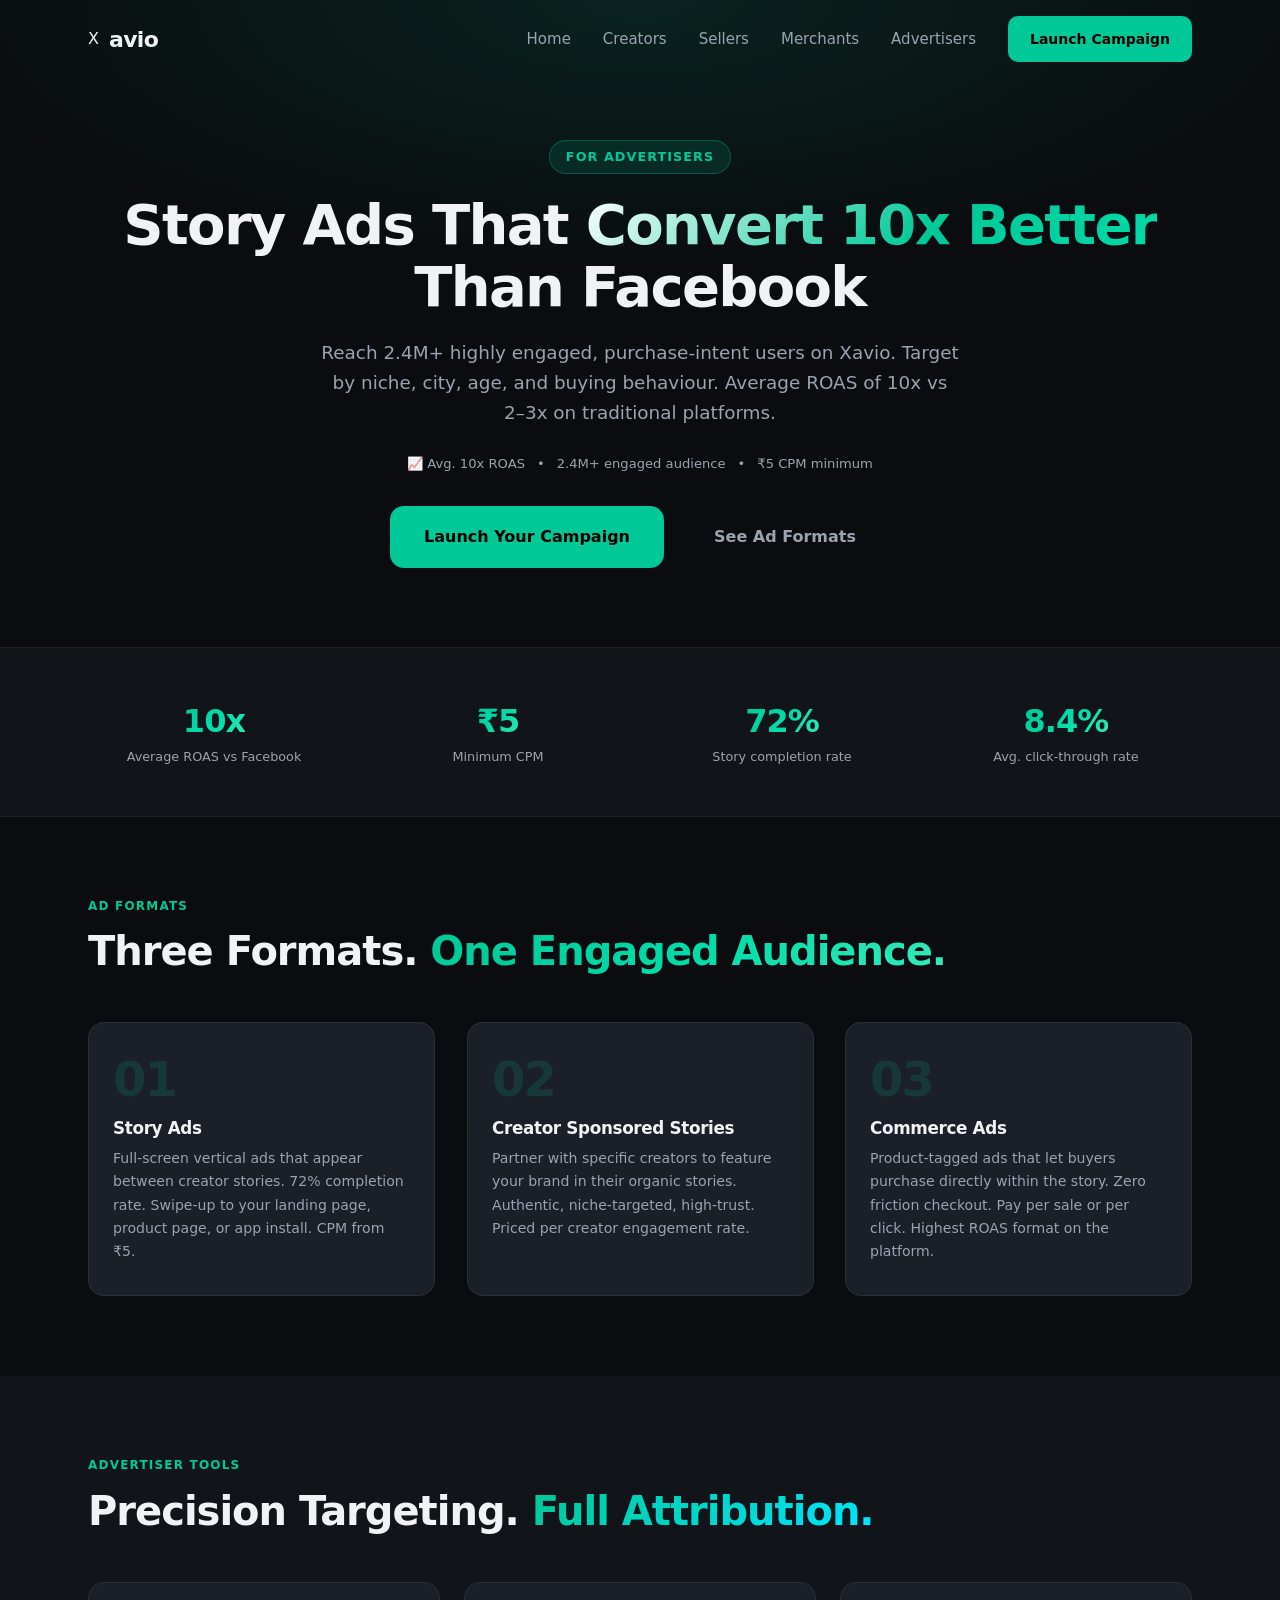
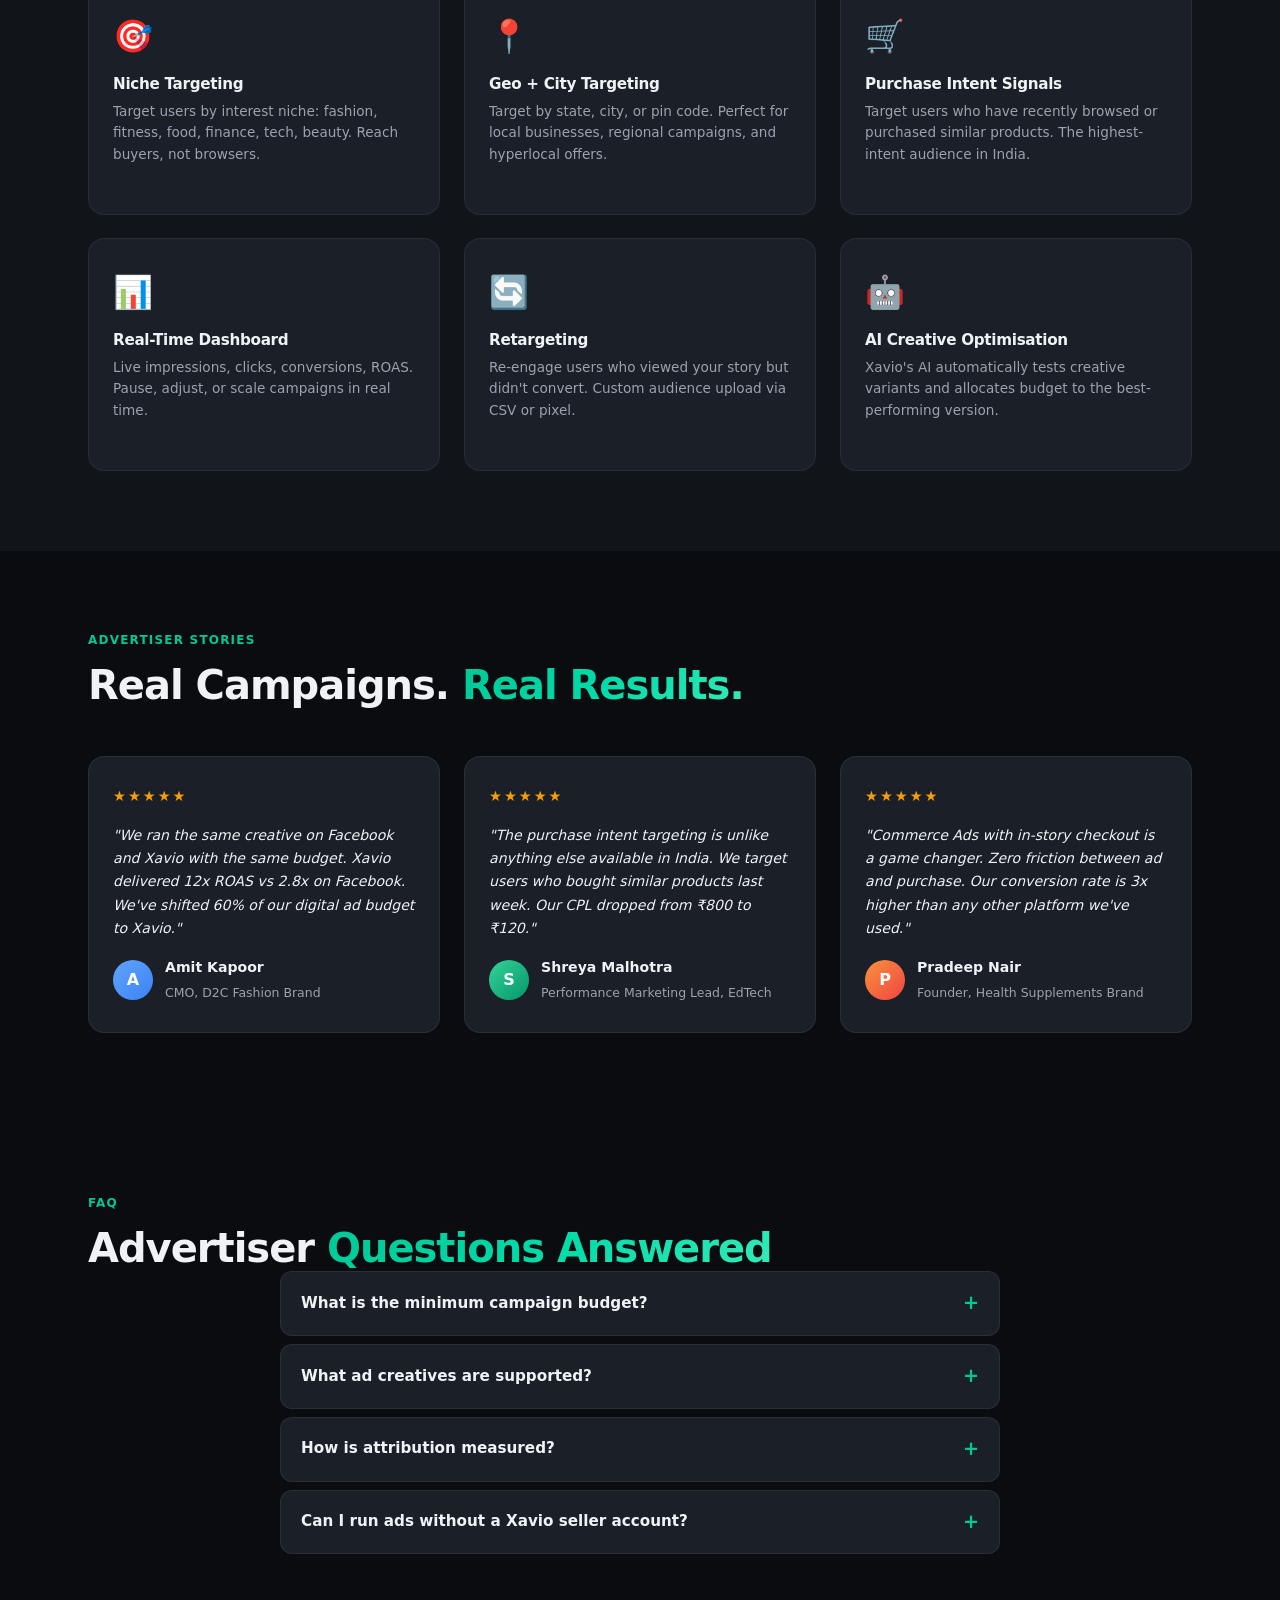
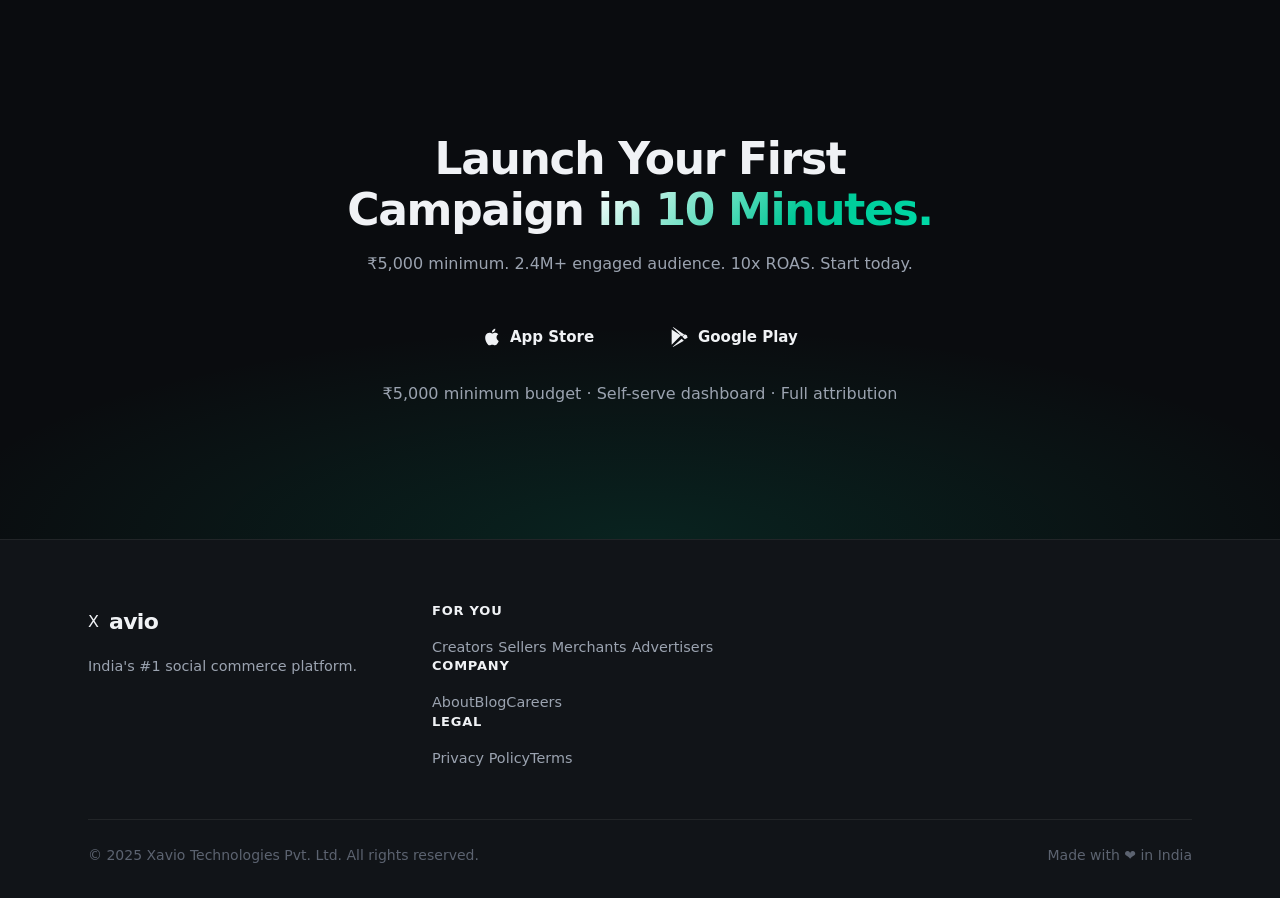
<file: for-advertisers.html>
<!DOCTYPE html>
<html lang="en">
<head>
  <meta charset="UTF-8">
  <meta name="viewport" content="width=device-width, initial-scale=1.0">
  <title>Xavio for Advertisers — Story Ads with 10x ROAS. Target India's Most Engaged Audiences.</title>
  <meta name="description" content="Run story ads on Xavio and reach 2.4M+ highly engaged users. Target by niche, location, and purchase intent. Average 10x ROAS vs traditional digital advertising.">
  <meta name="keywords" content="story ads India, social commerce advertising, influencer advertising platform, Xavio ads, high ROAS digital advertising India">
  <meta property="og:title" content="Xavio for Advertisers — 10x ROAS Story Ads">
  <meta property="og:description" content="Reach 2.4M+ engaged buyers with story ads. Target by niche, location, purchase intent. Pay per result.">
  <meta property="og:type" content="website">
  <meta name="robots" content="index, follow">
  <link rel="canonical" href="https://xavio.in/for-advertisers">
  <link rel="stylesheet" href="assets/css/style.css">
  <link rel="stylesheet" href="assets/css/audience.css">
</head>
<body>

  <nav class="nav" id="nav" role="navigation" aria-label="Main navigation">
    <div class="nav__inner container">
      <a href="index.html" class="nav__logo" aria-label="Xavio Home">
        <span class="nav__logo-mark">X</span><span class="nav__logo-text">avio</span>
      </a>
      <ul class="nav__links" role="list">
        <li><a href="index.html">Home</a></li>
        <li><a href="for-creators.html">Creators</a></li>
        <li><a href="for-sellers.html">Sellers</a></li>
        <li><a href="for-merchants.html">Merchants</a></li>
        <li><a href="for-advertisers.html" aria-current="page">Advertisers</a></li>
      </ul>
      <div class="nav__actions">
        <a href="#download" class="btn btn--primary btn--sm">Launch Campaign</a>
      </div>
      <button class="nav__burger" id="navBurger" aria-label="Toggle menu" aria-expanded="false">
        <span></span><span></span><span></span>
      </button>
    </div>
    <div class="nav__mobile" id="navMobile" aria-hidden="true">
      <a href="index.html">Home</a>
      <a href="for-creators.html">Creators</a>
      <a href="for-sellers.html">Sellers</a>
      <a href="for-merchants.html">Merchants</a>
      <a href="for-advertisers.html">Advertisers</a>
      <a href="#download" class="btn btn--primary">Launch Campaign</a>
    </div>
  </nav>

  <section class="aud-hero aud-hero--advertiser" id="hero">
    <div class="container">
      <div class="aud-hero__badge">For Advertisers</div>
      <h1 class="aud-hero__h1">Story Ads That <span class="grad-hero">Convert 10x Better</span> Than Facebook</h1>
      <p class="aud-hero__sub">Reach 2.4M+ highly engaged, purchase-intent users on Xavio. Target by niche, city, age, and buying behaviour. Average ROAS of 10x vs 2–3x on traditional platforms.</p>
      <div class="aud-hero__proof">
        <span>📈 Avg. 10x ROAS</span>
        <span>•</span>
        <span>2.4M+ engaged audience</span>
        <span>•</span>
        <span>₹5 CPM minimum</span>
      </div>
      <div class="aud-hero__ctas">
        <a href="#download" class="btn btn--primary btn--lg">Launch Your Campaign</a>
        <a href="#how" class="btn btn--ghost btn--lg">See Ad Formats</a>
      </div>
    </div>
  </section>

  <section class="income-strip">
    <div class="container">
      <div class="income-strip__grid">
        <div class="income-strip__item reveal">
          <div class="income-strip__val grad-green">10x</div>
          <div class="income-strip__lbl">Average ROAS vs Facebook</div>
        </div>
        <div class="income-strip__item reveal">
          <div class="income-strip__val grad-green">₹5</div>
          <div class="income-strip__lbl">Minimum CPM</div>
        </div>
        <div class="income-strip__item reveal">
          <div class="income-strip__val grad-green">72%</div>
          <div class="income-strip__lbl">Story completion rate</div>
        </div>
        <div class="income-strip__item reveal">
          <div class="income-strip__val grad-green">8.4%</div>
          <div class="income-strip__lbl">Avg. click-through rate</div>
        </div>
      </div>
    </div>
  </section>

  <section class="how" id="how">
    <div class="container">
      <div class="section-label reveal">Ad Formats</div>
      <h2 class="section-h2 reveal">Three Formats. <span class="grad-green">One Engaged Audience.</span></h2>
      <div class="steps">
        <div class="step reveal">
          <div class="step__num">01</div>
          <h3 class="step__title">Story Ads</h3>
          <p class="step__desc">Full-screen vertical ads that appear between creator stories. 72% completion rate. Swipe-up to your landing page, product page, or app install. CPM from ₹5.</p>
        </div>
        <div class="step reveal">
          <div class="step__num">02</div>
          <h3 class="step__title">Creator Sponsored Stories</h3>
          <p class="step__desc">Partner with specific creators to feature your brand in their organic stories. Authentic, niche-targeted, high-trust. Priced per creator engagement rate.</p>
        </div>
        <div class="step reveal">
          <div class="step__num">03</div>
          <h3 class="step__title">Commerce Ads</h3>
          <p class="step__desc">Product-tagged ads that let buyers purchase directly within the story. Zero friction checkout. Pay per sale or per click. Highest ROAS format on the platform.</p>
        </div>
      </div>
    </div>
  </section>

  <section class="aud-features">
    <div class="container">
      <div class="section-label reveal">Advertiser Tools</div>
      <h2 class="section-h2 reveal">Precision Targeting. <span class="grad-warm">Full Attribution.</span></h2>
      <div class="feat-grid">
        <div class="feat-card reveal">
          <div class="feat-card__icon">🎯</div>
          <h3>Niche Targeting</h3>
          <p>Target users by interest niche: fashion, fitness, food, finance, tech, beauty. Reach buyers, not browsers.</p>
        </div>
        <div class="feat-card reveal">
          <div class="feat-card__icon">📍</div>
          <h3>Geo + City Targeting</h3>
          <p>Target by state, city, or pin code. Perfect for local businesses, regional campaigns, and hyperlocal offers.</p>
        </div>
        <div class="feat-card reveal">
          <div class="feat-card__icon">🛒</div>
          <h3>Purchase Intent Signals</h3>
          <p>Target users who have recently browsed or purchased similar products. The highest-intent audience in India.</p>
        </div>
        <div class="feat-card reveal">
          <div class="feat-card__icon">📊</div>
          <h3>Real-Time Dashboard</h3>
          <p>Live impressions, clicks, conversions, ROAS. Pause, adjust, or scale campaigns in real time.</p>
        </div>
        <div class="feat-card reveal">
          <div class="feat-card__icon">🔄</div>
          <h3>Retargeting</h3>
          <p>Re-engage users who viewed your story but didn't convert. Custom audience upload via CSV or pixel.</p>
        </div>
        <div class="feat-card reveal">
          <div class="feat-card__icon">🤖</div>
          <h3>AI Creative Optimisation</h3>
          <p>Xavio's AI automatically tests creative variants and allocates budget to the best-performing version.</p>
        </div>
      </div>
    </div>
  </section>

  <section class="aud-testimonials">
    <div class="container">
      <div class="section-label reveal">Advertiser Stories</div>
      <h2 class="section-h2 reveal">Real Campaigns. <span class="grad-green">Real Results.</span></h2>
      <div class="testi-grid">
        <div class="testi-card reveal">
          <div class="testi-card__stars">★★★★★</div>
          <p class="testi-card__quote">"We ran the same creative on Facebook and Xavio with the same budget. Xavio delivered 12x ROAS vs 2.8x on Facebook. We've shifted 60% of our digital ad budget to Xavio."</p>
          <div class="testi-card__author">
            <div class="testi-card__av" style="background:linear-gradient(135deg,#60a5fa,#3b82f6)">A</div>
            <div><strong>Amit Kapoor</strong><span>CMO, D2C Fashion Brand</span></div>
          </div>
        </div>
        <div class="testi-card reveal">
          <div class="testi-card__stars">★★★★★</div>
          <p class="testi-card__quote">"The purchase intent targeting is unlike anything else available in India. We target users who bought similar products last week. Our CPL dropped from ₹800 to ₹120."</p>
          <div class="testi-card__author">
            <div class="testi-card__av" style="background:linear-gradient(135deg,#34d399,#059669)">S</div>
            <div><strong>Shreya Malhotra</strong><span>Performance Marketing Lead, EdTech</span></div>
          </div>
        </div>
        <div class="testi-card reveal">
          <div class="testi-card__stars">★★★★★</div>
          <p class="testi-card__quote">"Commerce Ads with in-story checkout is a game changer. Zero friction between ad and purchase. Our conversion rate is 3x higher than any other platform we've used."</p>
          <div class="testi-card__author">
            <div class="testi-card__av" style="background:linear-gradient(135deg,#fb923c,#ef4444)">P</div>
            <div><strong>Pradeep Nair</strong><span>Founder, Health Supplements Brand</span></div>
          </div>
        </div>
      </div>
    </div>
  </section>

  <section class="faq" id="faq">
    <div class="container">
      <div class="section-label reveal">FAQ</div>
      <h2 class="section-h2 reveal">Advertiser <span class="grad-green">Questions Answered</span></h2>
      <div class="faq__list">
        <div class="faq__item">
          <button class="faq__q" onclick="toggleFaq(this)" aria-expanded="false">
            What is the minimum campaign budget?
            <span class="faq__icon">+</span>
          </button>
          <div class="faq__a"><p>The minimum campaign budget is ₹5,000. Story Ads start at ₹5 CPM. Commerce Ads (pay-per-sale) have no minimum — you pay only when a purchase is confirmed. There is no minimum daily spend requirement.</p></div>
        </div>
        <div class="faq__item">
          <button class="faq__q" onclick="toggleFaq(this)" aria-expanded="false">
            What ad creatives are supported?
            <span class="faq__icon">+</span>
          </button>
          <div class="faq__a"><p>Story Ads support vertical video (9:16, up to 60 seconds), static images (1080×1920px), and carousel formats. Commerce Ads use your product catalogue images automatically. Xavio's creative team can also produce story-native creatives for an additional fee.</p></div>
        </div>
        <div class="faq__item">
          <button class="faq__q" onclick="toggleFaq(this)" aria-expanded="false">
            How is attribution measured?
            <span class="faq__icon">+</span>
          </button>
          <div class="faq__a"><p>Xavio uses a last-click attribution model with a 7-day click window and 1-day view window. You can also integrate your own pixel for cross-platform attribution. All conversions are verified against actual payment records — no estimated conversions.</p></div>
        </div>
        <div class="faq__item">
          <button class="faq__q" onclick="toggleFaq(this)" aria-expanded="false">
            Can I run ads without a Xavio seller account?
            <span class="faq__icon">+</span>
          </button>
          <div class="faq__a"><p>Yes. Advertisers can run awareness and traffic campaigns linking to external websites or app stores without being a Xavio seller. Only Commerce Ads (in-story checkout) require a Xavio seller or merchant account.</p></div>
        </div>
      </div>
    </div>
  </section>

  <section class="aud-cta" id="download">
    <div class="container">
      <div class="aud-cta__inner reveal">
        <h2>Launch Your First Campaign <span class="grad-hero">in 10 Minutes.</span></h2>
        <p>₹5,000 minimum. 2.4M+ engaged audience. 10x ROAS. Start today.</p>
        <div class="aud-cta__btns">
          <a href="#" class="btn btn--store">
            <svg width="20" height="20" viewBox="0 0 24 24" fill="currentColor"><path d="M18.71 19.5c-.83 1.24-1.71 2.45-3.05 2.47-1.34.03-1.77-.79-3.29-.79-1.53 0-2 .77-3.27.82-1.31.05-2.3-1.32-3.14-2.53C4.25 17 2.94 12.45 4.7 9.39c.87-1.52 2.43-2.48 4.12-2.51 1.28-.02 2.5.87 3.29.87.78 0 2.26-1.07 3.8-.91.65.03 2.47.26 3.64 1.98-.09.06-2.17 1.28-2.15 3.81.03 3.02 2.65 4.03 2.68 4.04-.03.07-.42 1.44-1.38 2.83M13 3.5c.73-.83 1.94-1.46 2.94-1.5.13 1.17-.34 2.35-1.04 3.19-.69.85-1.83 1.51-2.95 1.42-.15-1.15.41-2.35 1.05-3.11z"/></svg>
            App Store
          </a>
          <a href="#" class="btn btn--store">
            <svg width="20" height="20" viewBox="0 0 24 24" fill="currentColor"><path d="M3.18 23.76c.3.17.65.19.96.07l12.45-7.19-2.63-2.63-10.78 9.75zm-1.12-20.9C2.03 3.1 2 3.35 2 3.61v16.78c0 .26.03.51.06.76l11.04-11.04L2.06 2.86zM20.49 10.3l-2.66-1.54-2.97 2.97 2.97 2.97 2.69-1.55c.77-.44.77-1.41-.03-1.85zM4.14.24C3.83.12 3.48.14 3.18.31L14.4 11.53 17.03 8.9 4.14.24z"/></svg>
            Google Play
          </a>
        </div>
        <p class="aud-cta__note">₹5,000 minimum budget · Self-serve dashboard · Full attribution</p>
      </div>
    </div>
  </section>

  <footer class="footer">
    <div class="container">
      <div class="footer__top">
        <div class="footer__brand">
          <a href="index.html" class="nav__logo"><span class="nav__logo-mark">X</span><span class="nav__logo-text">avio</span></a>
          <p>India's #1 social commerce platform.</p>
        </div>
        <div class="footer__links">
          <div class="footer__col"><h4>For You</h4>
            <a href="for-creators.html">Creators</a>
            <a href="for-sellers.html">Sellers</a>
            <a href="for-merchants.html">Merchants</a>
            <a href="for-advertisers.html">Advertisers</a>
          </div>
          <div class="footer__col"><h4>Company</h4>
            <a href="#">About</a><a href="#">Blog</a><a href="#">Careers</a>
          </div>
          <div class="footer__col"><h4>Legal</h4>
            <a href="#">Privacy Policy</a><a href="#">Terms</a>
          </div>
        </div>
      </div>
      <div class="footer__bottom">
        <p>&copy; 2025 Xavio Technologies Pvt. Ltd. All rights reserved.</p>
        <p>Made with ❤️ in India</p>
      </div>
    </div>
  </footer>

  <script src="assets/js/main.js"></script>
</body>
</html>
</file>
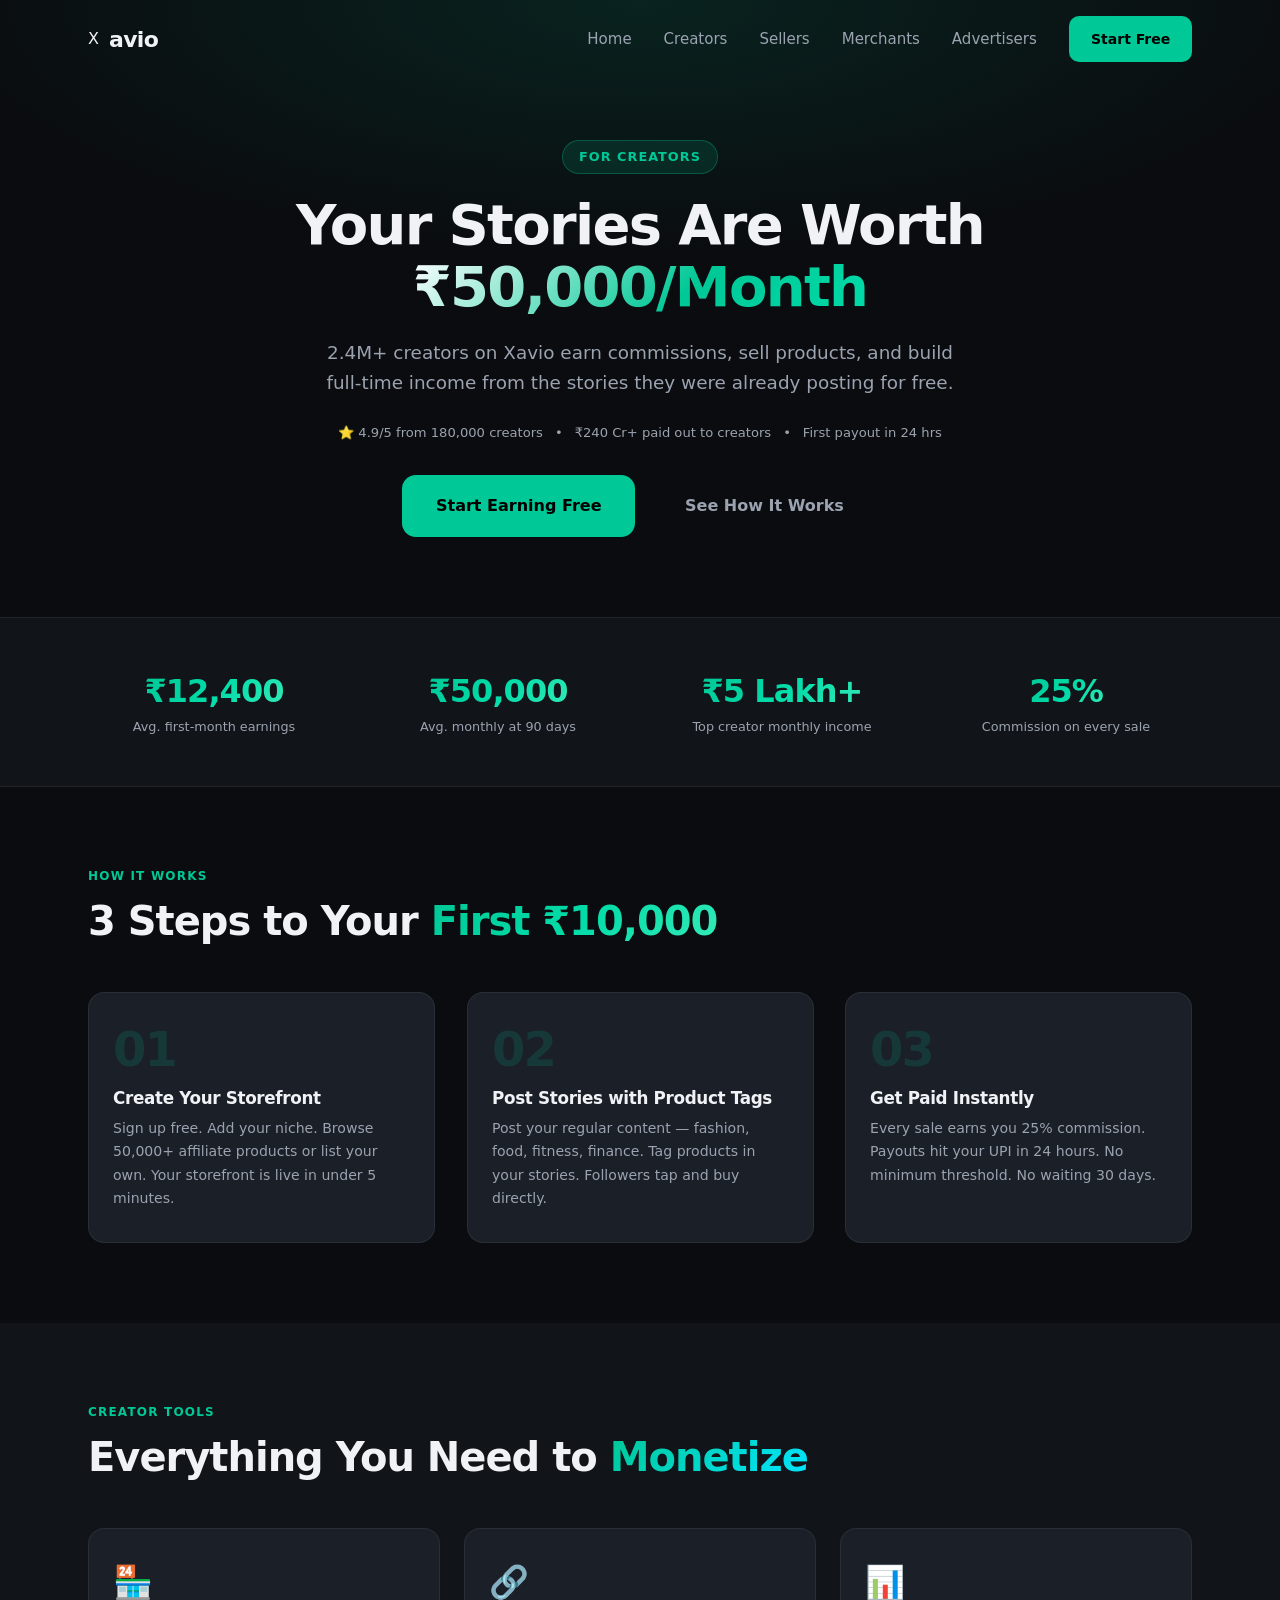
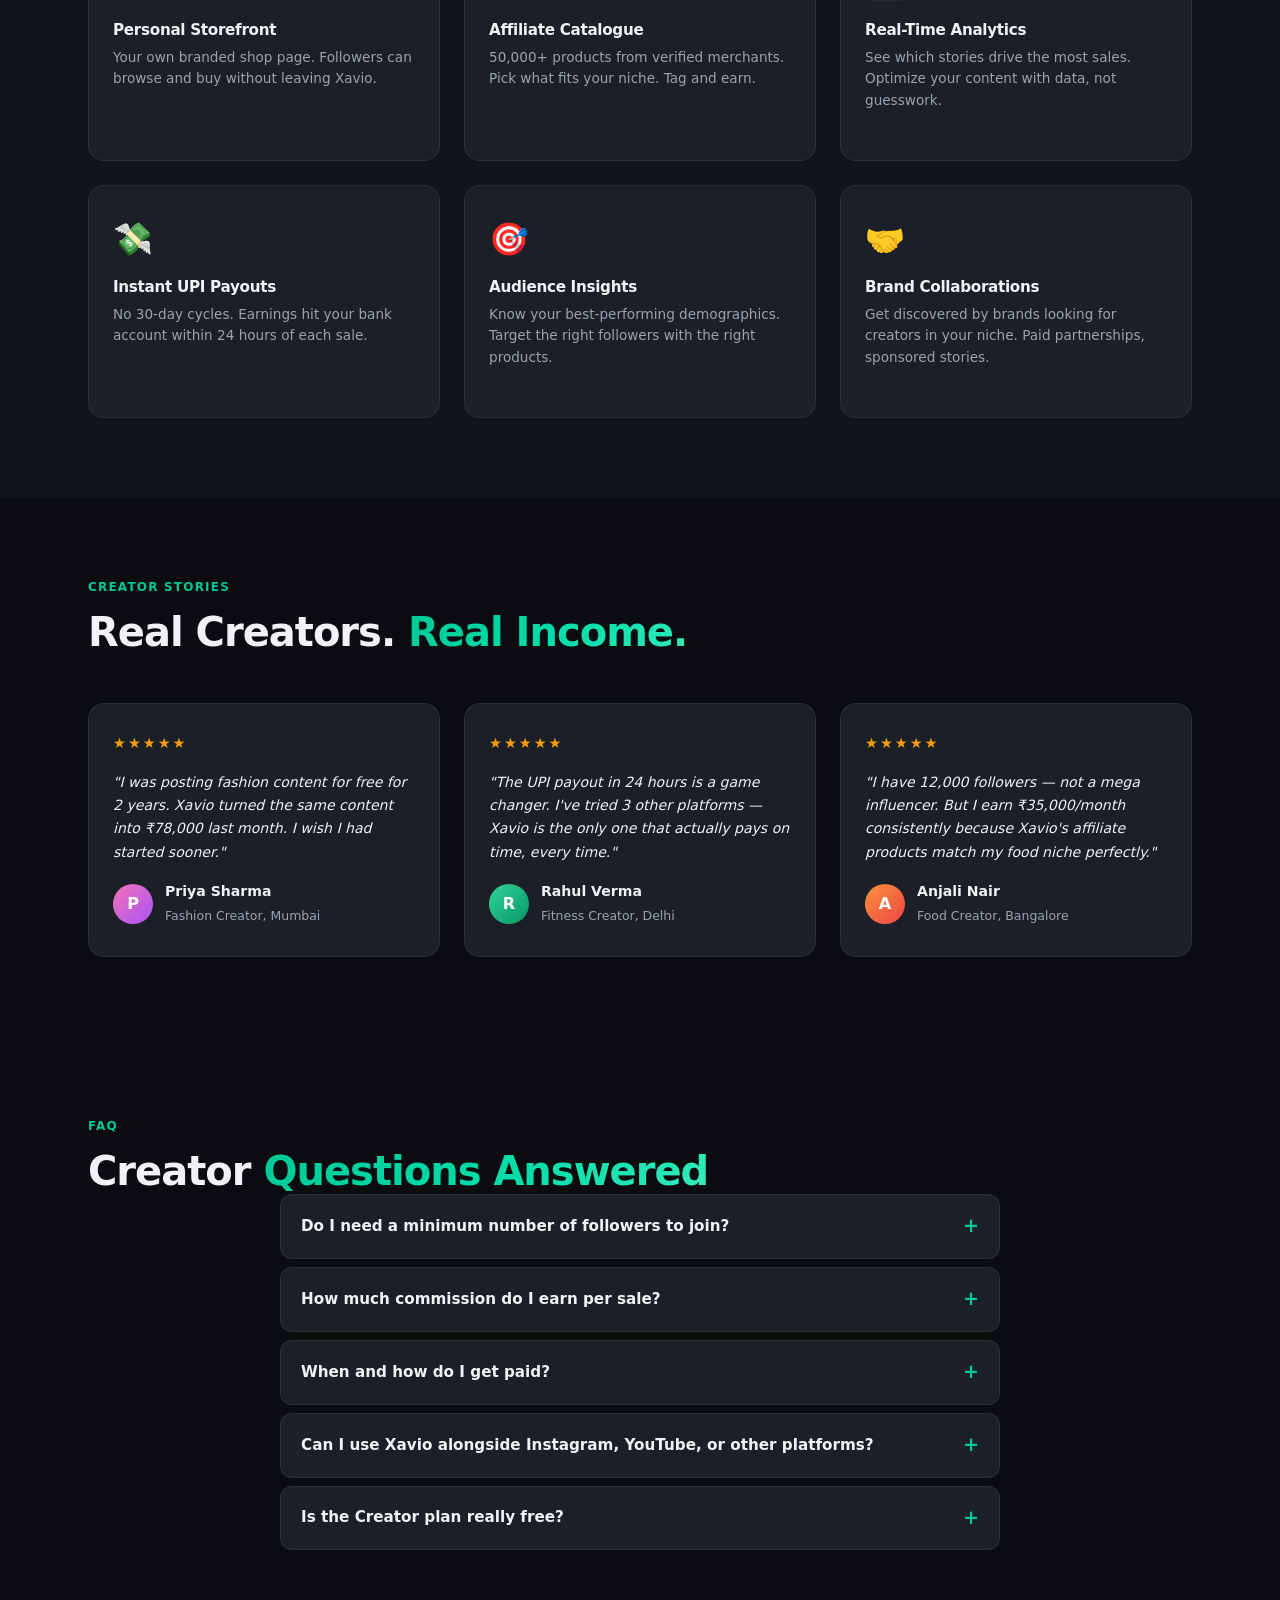
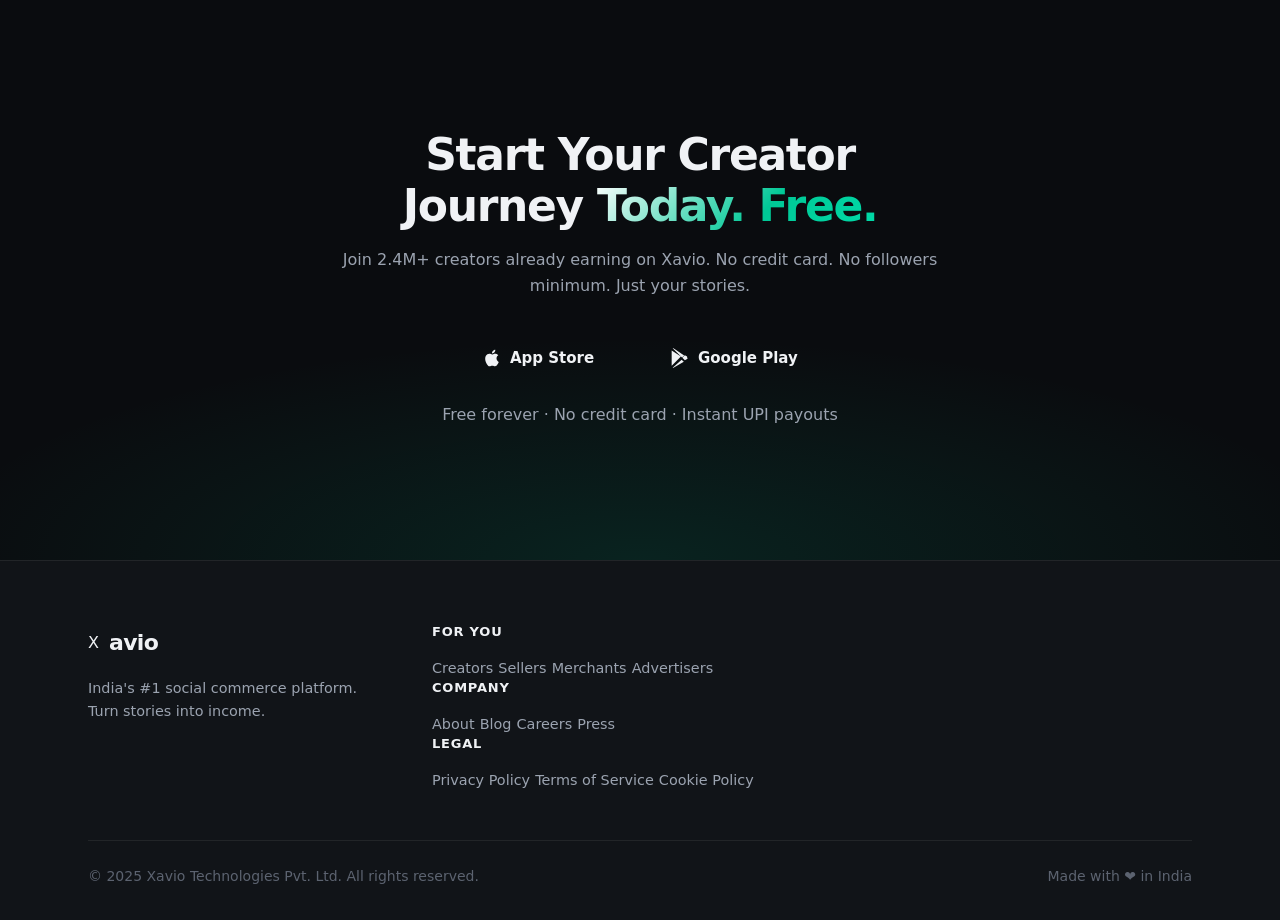
<file: for-creators.html>
<!DOCTYPE html>
<html lang="en">
<head>
  <meta charset="UTF-8">
  <meta name="viewport" content="width=device-width, initial-scale=1.0">
  <title>Xavio for Creators — Earn ₹50,000/Month from Your Stories</title>
  <meta name="description" content="Turn your social media stories into a full-time income. Xavio creators earn an average ₹50,000/month selling products, services, and affiliate commissions.">
  <meta name="keywords" content="earn money from stories, creator monetization India, social commerce creator, affiliate marketing app India, Xavio creator">
  <meta property="og:title" content="Xavio for Creators — Earn from Every Story You Post">
  <meta property="og:description" content="2.4M+ creators already earning on Xavio. Tag products in stories, earn commissions, build your storefront. Free to start.">
  <meta property="og:type" content="website">
  <meta name="robots" content="index, follow">
  <link rel="canonical" href="https://xavio.in/for-creators">
  <link rel="stylesheet" href="assets/css/style.css">
  <link rel="stylesheet" href="assets/css/audience.css">
  <script type="application/ld+json">
  {
    "@context": "https://schema.org",
    "@type": "WebPage",
    "name": "Xavio for Creators",
    "description": "Monetize your stories with Xavio. Tag products, earn commissions, build a storefront.",
    "url": "https://xavio.in/for-creators",
    "mainEntity": {
      "@type": "SoftwareApplication",
      "name": "Xavio",
      "applicationCategory": "SocialNetworkingApplication",
      "offers": { "@type": "Offer", "price": "0", "priceCurrency": "INR" }
    }
  }
  </script>
</head>
<body>

  <!-- NAV -->
  <nav class="nav" id="nav" role="navigation" aria-label="Main navigation">
    <div class="nav__inner container">
      <a href="index.html" class="nav__logo" aria-label="Xavio Home">
        <span class="nav__logo-mark">X</span><span class="nav__logo-text">avio</span>
      </a>
      <ul class="nav__links" role="list">
        <li><a href="index.html">Home</a></li>
        <li><a href="for-creators.html" aria-current="page">Creators</a></li>
        <li><a href="for-sellers.html">Sellers</a></li>
        <li><a href="for-merchants.html">Merchants</a></li>
        <li><a href="for-advertisers.html">Advertisers</a></li>
      </ul>
      <div class="nav__actions">
        <a href="#download" class="btn btn--primary btn--sm">Start Free</a>
      </div>
      <button class="nav__burger" id="navBurger" aria-label="Toggle menu" aria-expanded="false">
        <span></span><span></span><span></span>
      </button>
    </div>
    <div class="nav__mobile" id="navMobile" aria-hidden="true">
      <a href="index.html">Home</a>
      <a href="for-creators.html">Creators</a>
      <a href="for-sellers.html">Sellers</a>
      <a href="for-merchants.html">Merchants</a>
      <a href="for-advertisers.html">Advertisers</a>
      <a href="#download" class="btn btn--primary">Start Free</a>
    </div>
  </nav>

  <!-- HERO -->
  <section class="aud-hero" id="hero">
    <div class="container">
      <div class="aud-hero__badge">For Creators</div>
      <h1 class="aud-hero__h1">Your Stories Are Worth <span class="grad-hero">₹50,000/Month</span></h1>
      <p class="aud-hero__sub">2.4M+ creators on Xavio earn commissions, sell products, and build full-time income from the stories they were already posting for free.</p>
      <div class="aud-hero__proof">
        <span>⭐ 4.9/5 from 180,000 creators</span>
        <span>•</span>
        <span>₹240 Cr+ paid out to creators</span>
        <span>•</span>
        <span>First payout in 24 hrs</span>
      </div>
      <div class="aud-hero__ctas">
        <a href="#download" class="btn btn--primary btn--lg">Start Earning Free</a>
        <a href="#how" class="btn btn--ghost btn--lg">See How It Works</a>
      </div>
    </div>
  </section>

  <!-- INCOME PROOF STRIP -->
  <section class="income-strip">
    <div class="container">
      <div class="income-strip__grid">
        <div class="income-strip__item reveal">
          <div class="income-strip__val grad-green">₹12,400</div>
          <div class="income-strip__lbl">Avg. first-month earnings</div>
        </div>
        <div class="income-strip__item reveal">
          <div class="income-strip__val grad-green">₹50,000</div>
          <div class="income-strip__lbl">Avg. monthly at 90 days</div>
        </div>
        <div class="income-strip__item reveal">
          <div class="income-strip__val grad-green">₹5 Lakh+</div>
          <div class="income-strip__lbl">Top creator monthly income</div>
        </div>
        <div class="income-strip__item reveal">
          <div class="income-strip__val grad-green">25%</div>
          <div class="income-strip__lbl">Commission on every sale</div>
        </div>
      </div>
    </div>
  </section>

  <!-- HOW IT WORKS -->
  <section class="how" id="how">
    <div class="container">
      <div class="section-label reveal">How It Works</div>
      <h2 class="section-h2 reveal">3 Steps to Your <span class="grad-green">First ₹10,000</span></h2>
      <div class="steps">
        <div class="step reveal">
          <div class="step__num">01</div>
          <h3 class="step__title">Create Your Storefront</h3>
          <p class="step__desc">Sign up free. Add your niche. Browse 50,000+ affiliate products or list your own. Your storefront is live in under 5 minutes.</p>
        </div>
        <div class="step reveal">
          <div class="step__num">02</div>
          <h3 class="step__title">Post Stories with Product Tags</h3>
          <p class="step__desc">Post your regular content — fashion, food, fitness, finance. Tag products in your stories. Followers tap and buy directly.</p>
        </div>
        <div class="step reveal">
          <div class="step__num">03</div>
          <h3 class="step__title">Get Paid Instantly</h3>
          <p class="step__desc">Every sale earns you 25% commission. Payouts hit your UPI in 24 hours. No minimum threshold. No waiting 30 days.</p>
        </div>
      </div>
    </div>
  </section>

  <!-- CREATOR FEATURES -->
  <section class="aud-features">
    <div class="container">
      <div class="section-label reveal">Creator Tools</div>
      <h2 class="section-h2 reveal">Everything You Need to <span class="grad-warm">Monetize</span></h2>
      <div class="feat-grid">
        <div class="feat-card reveal">
          <div class="feat-card__icon">🏪</div>
          <h3>Personal Storefront</h3>
          <p>Your own branded shop page. Followers can browse and buy without leaving Xavio.</p>
        </div>
        <div class="feat-card reveal">
          <div class="feat-card__icon">🔗</div>
          <h3>Affiliate Catalogue</h3>
          <p>50,000+ products from verified merchants. Pick what fits your niche. Tag and earn.</p>
        </div>
        <div class="feat-card reveal">
          <div class="feat-card__icon">📊</div>
          <h3>Real-Time Analytics</h3>
          <p>See which stories drive the most sales. Optimize your content with data, not guesswork.</p>
        </div>
        <div class="feat-card reveal">
          <div class="feat-card__icon">💸</div>
          <h3>Instant UPI Payouts</h3>
          <p>No 30-day cycles. Earnings hit your bank account within 24 hours of each sale.</p>
        </div>
        <div class="feat-card reveal">
          <div class="feat-card__icon">🎯</div>
          <h3>Audience Insights</h3>
          <p>Know your best-performing demographics. Target the right followers with the right products.</p>
        </div>
        <div class="feat-card reveal">
          <div class="feat-card__icon">🤝</div>
          <h3>Brand Collaborations</h3>
          <p>Get discovered by brands looking for creators in your niche. Paid partnerships, sponsored stories.</p>
        </div>
      </div>
    </div>
  </section>

  <!-- TESTIMONIALS -->
  <section class="aud-testimonials">
    <div class="container">
      <div class="section-label reveal">Creator Stories</div>
      <h2 class="section-h2 reveal">Real Creators. <span class="grad-green">Real Income.</span></h2>
      <div class="testi-grid">
        <div class="testi-card reveal">
          <div class="testi-card__stars">★★★★★</div>
          <p class="testi-card__quote">"I was posting fashion content for free for 2 years. Xavio turned the same content into ₹78,000 last month. I wish I had started sooner."</p>
          <div class="testi-card__author">
            <div class="testi-card__av" style="background:linear-gradient(135deg,#f472b6,#a855f7)">P</div>
            <div><strong>Priya Sharma</strong><span>Fashion Creator, Mumbai</span></div>
          </div>
        </div>
        <div class="testi-card reveal">
          <div class="testi-card__stars">★★★★★</div>
          <p class="testi-card__quote">"The UPI payout in 24 hours is a game changer. I've tried 3 other platforms — Xavio is the only one that actually pays on time, every time."</p>
          <div class="testi-card__author">
            <div class="testi-card__av" style="background:linear-gradient(135deg,#34d399,#059669)">R</div>
            <div><strong>Rahul Verma</strong><span>Fitness Creator, Delhi</span></div>
          </div>
        </div>
        <div class="testi-card reveal">
          <div class="testi-card__stars">★★★★★</div>
          <p class="testi-card__quote">"I have 12,000 followers — not a mega influencer. But I earn ₹35,000/month consistently because Xavio's affiliate products match my food niche perfectly."</p>
          <div class="testi-card__author">
            <div class="testi-card__av" style="background:linear-gradient(135deg,#fb923c,#ef4444)">A</div>
            <div><strong>Anjali Nair</strong><span>Food Creator, Bangalore</span></div>
          </div>
        </div>
      </div>
    </div>
  </section>

  <!-- FAQ -->
  <section class="faq" id="faq">
    <div class="container">
      <div class="section-label reveal">FAQ</div>
      <h2 class="section-h2 reveal">Creator <span class="grad-green">Questions Answered</span></h2>
      <div class="faq__list">
        <div class="faq__item">
          <button class="faq__q" onclick="toggleFaq(this)" aria-expanded="false">
            Do I need a minimum number of followers to join?
            <span class="faq__icon">+</span>
          </button>
          <div class="faq__a"><p>No minimum. Creators with 500 followers earn on Xavio. It's about engagement and niche relevance, not follower count. Many micro-creators with 2,000–5,000 followers earn ₹20,000+/month.</p></div>
        </div>
        <div class="faq__item">
          <button class="faq__q" onclick="toggleFaq(this)" aria-expanded="false">
            How much commission do I earn per sale?
            <span class="faq__icon">+</span>
          </button>
          <div class="faq__a"><p>Standard affiliate commission is 25% of the product sale price. Premium creators (top 10% by sales) earn 30–35%. If you list your own products, you keep 100% of the margin minus Xavio's 5% platform fee.</p></div>
        </div>
        <div class="faq__item">
          <button class="faq__q" onclick="toggleFaq(this)" aria-expanded="false">
            When and how do I get paid?
            <span class="faq__icon">+</span>
          </button>
          <div class="faq__a"><p>Payouts are processed within 24 hours of each confirmed sale, directly to your UPI ID. There is no minimum payout threshold — even ₹10 gets transferred. You can also request a bank transfer for larger amounts.</p></div>
        </div>
        <div class="faq__item">
          <button class="faq__q" onclick="toggleFaq(this)" aria-expanded="false">
            Can I use Xavio alongside Instagram, YouTube, or other platforms?
            <span class="faq__icon">+</span>
          </button>
          <div class="faq__a"><p>Absolutely. Xavio is designed to complement your existing social presence. Share your Xavio story link on Instagram bio, YouTube description, or WhatsApp status to drive traffic and earn commissions from all your channels.</p></div>
        </div>
        <div class="faq__item">
          <button class="faq__q" onclick="toggleFaq(this)" aria-expanded="false">
            Is the Creator plan really free?
            <span class="faq__icon">+</span>
          </button>
          <div class="faq__a"><p>Yes. The Starter plan is free forever — unlimited stories, personal storefront, affiliate catalogue access, and UPI payouts. The Pro plan (₹299/month) adds advanced analytics, priority brand collaborations, and a verified creator badge.</p></div>
        </div>
      </div>
    </div>
  </section>

  <!-- DOWNLOAD CTA -->
  <section class="aud-cta" id="download">
    <div class="container">
      <div class="aud-cta__inner reveal">
        <h2>Start Your Creator Journey <span class="grad-hero">Today. Free.</span></h2>
        <p>Join 2.4M+ creators already earning on Xavio. No credit card. No followers minimum. Just your stories.</p>
        <div class="aud-cta__btns">
          <a href="#" class="btn btn--store">
            <svg width="20" height="20" viewBox="0 0 24 24" fill="currentColor"><path d="M18.71 19.5c-.83 1.24-1.71 2.45-3.05 2.47-1.34.03-1.77-.79-3.29-.79-1.53 0-2 .77-3.27.82-1.31.05-2.3-1.32-3.14-2.53C4.25 17 2.94 12.45 4.7 9.39c.87-1.52 2.43-2.48 4.12-2.51 1.28-.02 2.5.87 3.29.87.78 0 2.26-1.07 3.8-.91.65.03 2.47.26 3.64 1.98-.09.06-2.17 1.28-2.15 3.81.03 3.02 2.65 4.03 2.68 4.04-.03.07-.42 1.44-1.38 2.83M13 3.5c.73-.83 1.94-1.46 2.94-1.5.13 1.17-.34 2.35-1.04 3.19-.69.85-1.83 1.51-2.95 1.42-.15-1.15.41-2.35 1.05-3.11z"/></svg>
            App Store
          </a>
          <a href="#" class="btn btn--store">
            <svg width="20" height="20" viewBox="0 0 24 24" fill="currentColor"><path d="M3.18 23.76c.3.17.65.19.96.07l12.45-7.19-2.63-2.63-10.78 9.75zm-1.12-20.9C2.03 3.1 2 3.35 2 3.61v16.78c0 .26.03.51.06.76l11.04-11.04L2.06 2.86zM20.49 10.3l-2.66-1.54-2.97 2.97 2.97 2.97 2.69-1.55c.77-.44.77-1.41-.03-1.85zM4.14.24C3.83.12 3.48.14 3.18.31L14.4 11.53 17.03 8.9 4.14.24z"/></svg>
            Google Play
          </a>
        </div>
        <p class="aud-cta__note">Free forever · No credit card · Instant UPI payouts</p>
      </div>
    </div>
  </section>

  <!-- FOOTER -->
  <footer class="footer">
    <div class="container">
      <div class="footer__top">
        <div class="footer__brand">
          <a href="index.html" class="nav__logo"><span class="nav__logo-mark">X</span><span class="nav__logo-text">avio</span></a>
          <p>India's #1 social commerce platform. Turn stories into income.</p>
        </div>
        <div class="footer__links">
          <div class="footer__col"><h4>For You</h4>
            <a href="for-creators.html">Creators</a>
            <a href="for-sellers.html">Sellers</a>
            <a href="for-merchants.html">Merchants</a>
            <a href="for-advertisers.html">Advertisers</a>
          </div>
          <div class="footer__col"><h4>Company</h4>
            <a href="#">About</a>
            <a href="#">Blog</a>
            <a href="#">Careers</a>
            <a href="#">Press</a>
          </div>
          <div class="footer__col"><h4>Legal</h4>
            <a href="#">Privacy Policy</a>
            <a href="#">Terms of Service</a>
            <a href="#">Cookie Policy</a>
          </div>
        </div>
      </div>
      <div class="footer__bottom">
        <p>&copy; 2025 Xavio Technologies Pvt. Ltd. All rights reserved.</p>
        <p>Made with ❤️ in India</p>
      </div>
    </div>
  </footer>

  <script src="assets/js/main.js"></script>
</body>
</html>
</file>
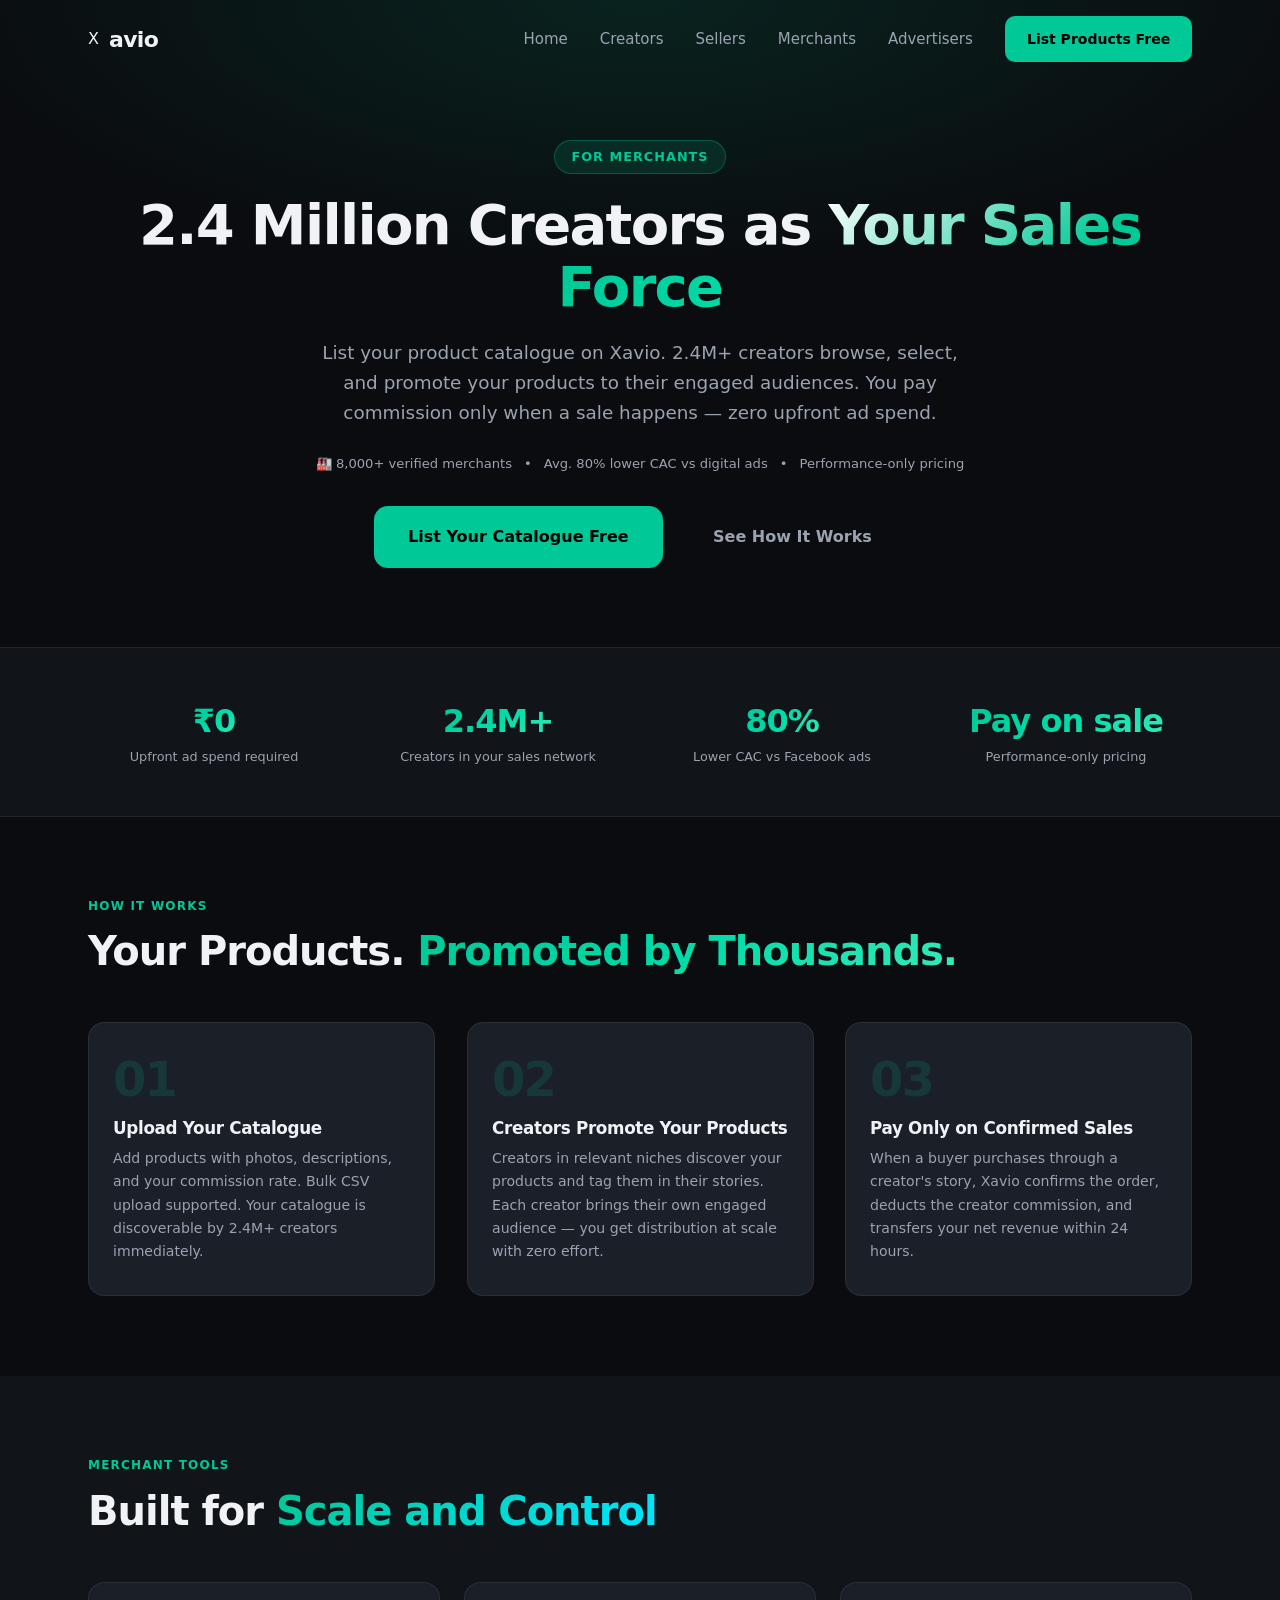
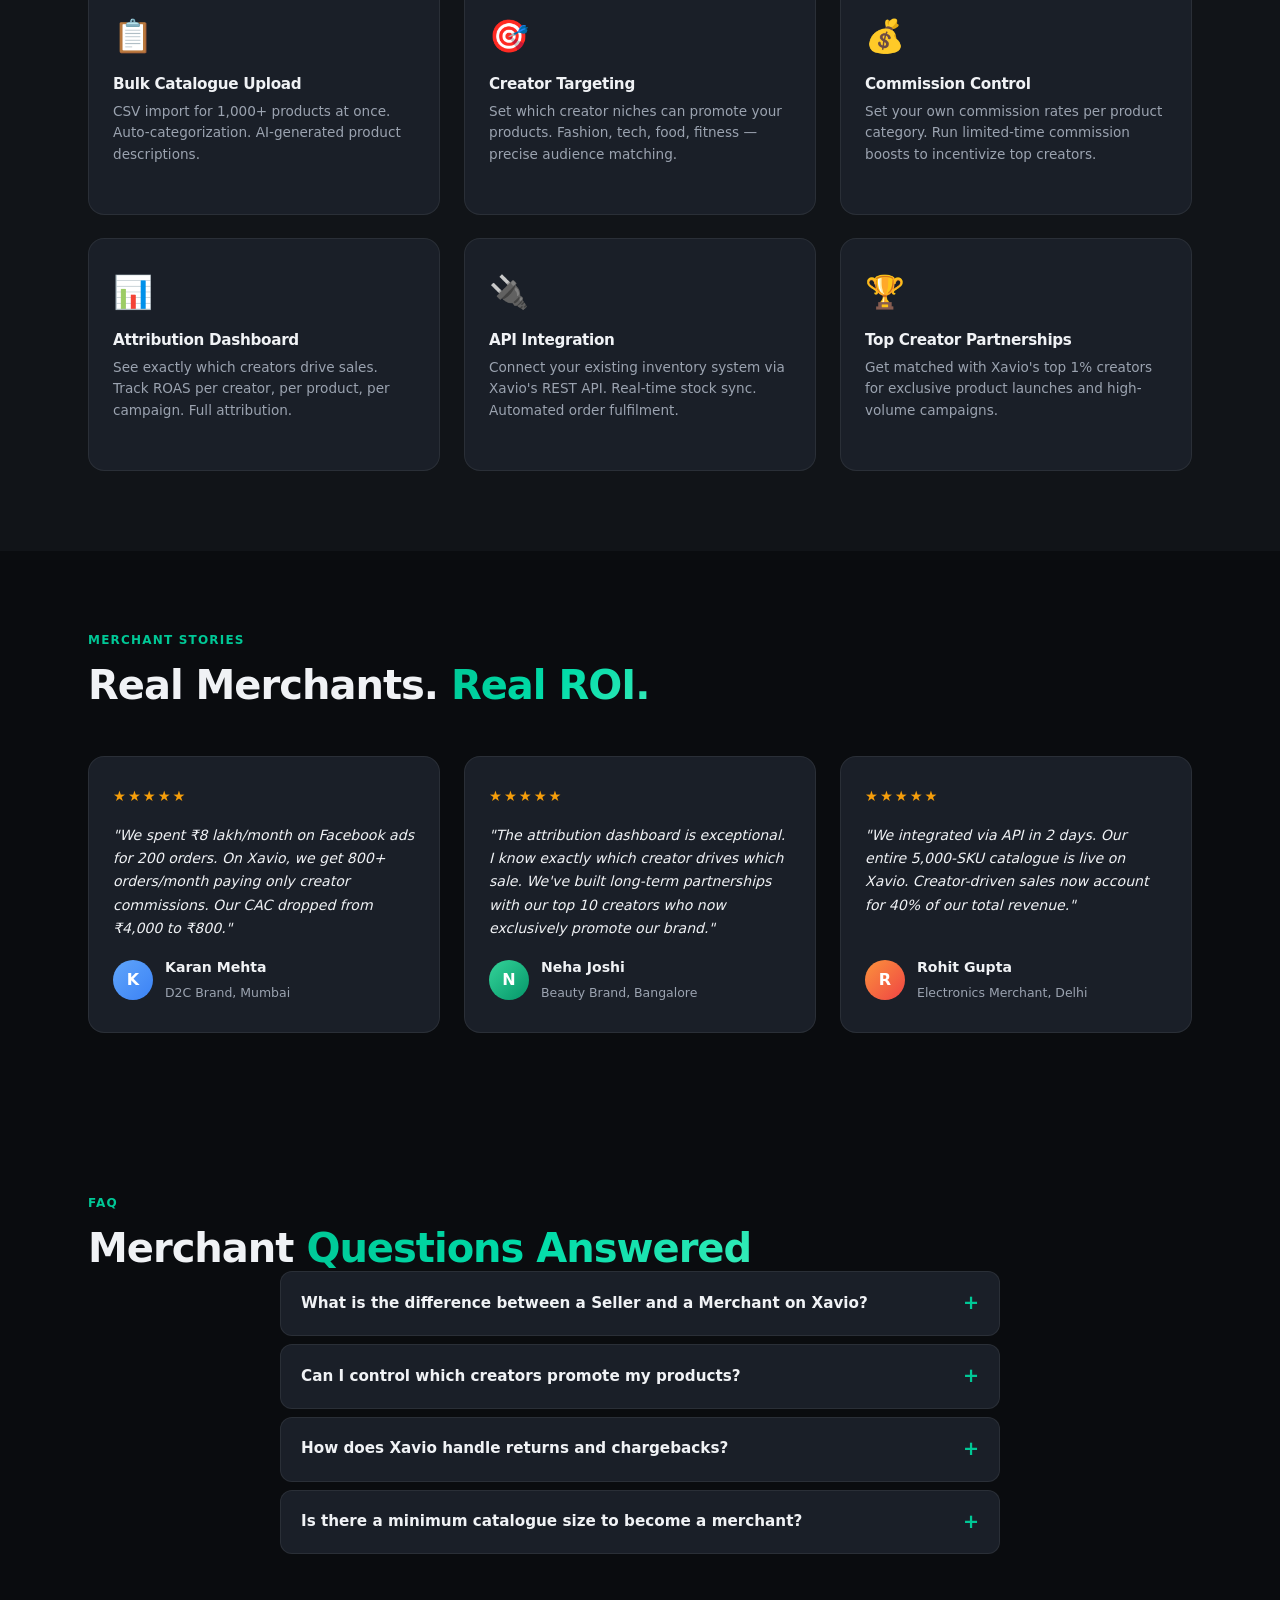
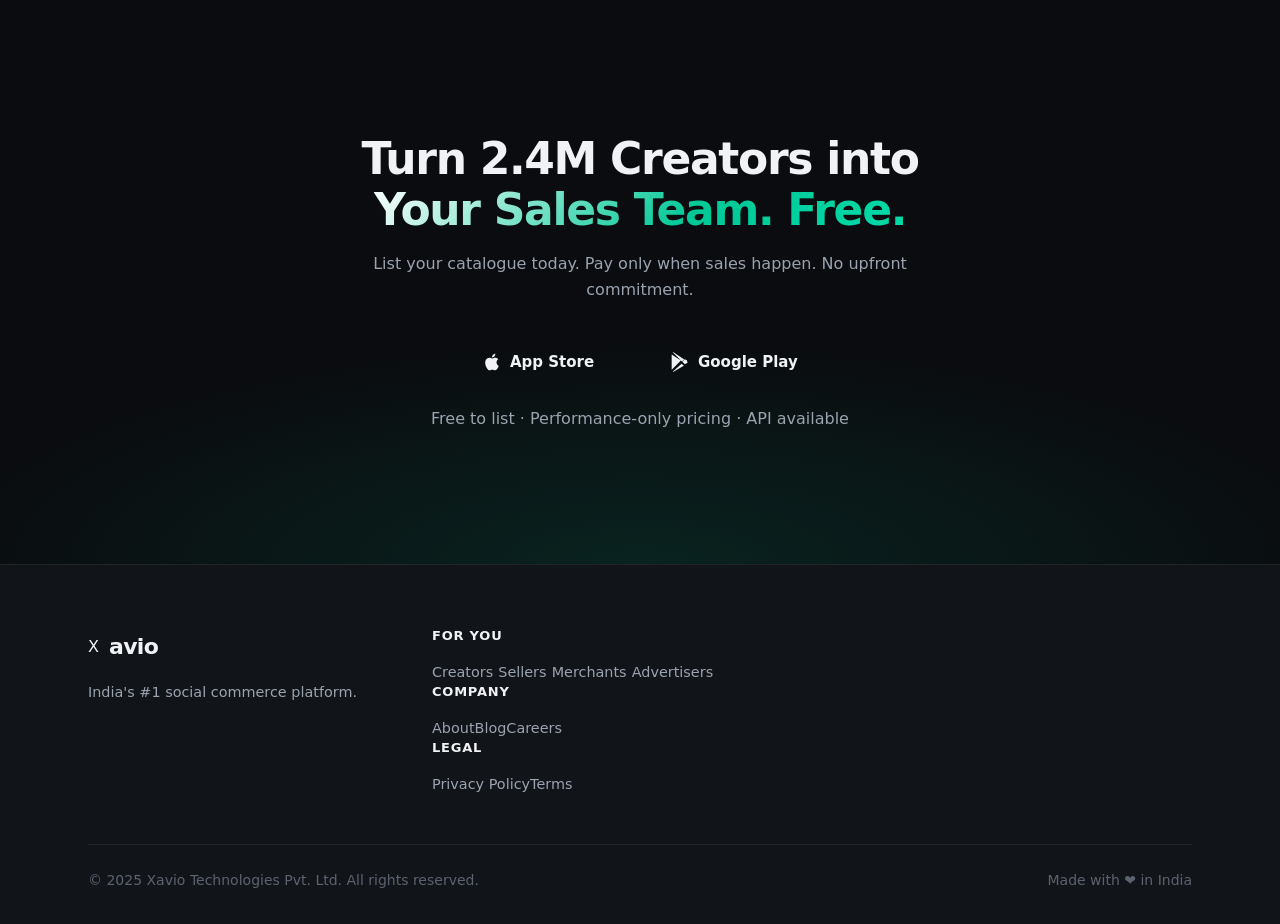
<file: for-merchants.html>
<!DOCTYPE html>
<html lang="en">
<head>
  <meta charset="UTF-8">
  <meta name="viewport" content="width=device-width, initial-scale=1.0">
  <title>Xavio for Merchants — 2.4M Creators Promoting Your Products. Pay Only on Sales.</title>
  <meta name="description" content="List your product catalogue on Xavio and let 2.4M+ creators promote it. Pay commission only when a sale happens. Zero upfront ad spend. India's largest creator affiliate network.">
  <meta name="keywords" content="affiliate marketing merchants India, creator commerce platform, product catalogue affiliate, Xavio merchant, social commerce B2B">
  <meta property="og:title" content="Xavio for Merchants — 2.4M Creators as Your Sales Force">
  <meta property="og:description" content="List products. Creators promote. Pay only on sales. India's largest creator-merchant affiliate network.">
  <meta property="og:type" content="website">
  <meta name="robots" content="index, follow">
  <link rel="canonical" href="https://xavio.in/for-merchants">
  <link rel="stylesheet" href="assets/css/style.css">
  <link rel="stylesheet" href="assets/css/audience.css">
</head>
<body>

  <nav class="nav" id="nav" role="navigation" aria-label="Main navigation">
    <div class="nav__inner container">
      <a href="index.html" class="nav__logo" aria-label="Xavio Home">
        <span class="nav__logo-mark">X</span><span class="nav__logo-text">avio</span>
      </a>
      <ul class="nav__links" role="list">
        <li><a href="index.html">Home</a></li>
        <li><a href="for-creators.html">Creators</a></li>
        <li><a href="for-sellers.html">Sellers</a></li>
        <li><a href="for-merchants.html" aria-current="page">Merchants</a></li>
        <li><a href="for-advertisers.html">Advertisers</a></li>
      </ul>
      <div class="nav__actions">
        <a href="#download" class="btn btn--primary btn--sm">List Products Free</a>
      </div>
      <button class="nav__burger" id="navBurger" aria-label="Toggle menu" aria-expanded="false">
        <span></span><span></span><span></span>
      </button>
    </div>
    <div class="nav__mobile" id="navMobile" aria-hidden="true">
      <a href="index.html">Home</a>
      <a href="for-creators.html">Creators</a>
      <a href="for-sellers.html">Sellers</a>
      <a href="for-merchants.html">Merchants</a>
      <a href="for-advertisers.html">Advertisers</a>
      <a href="#download" class="btn btn--primary">List Products Free</a>
    </div>
  </nav>

  <section class="aud-hero aud-hero--merchant" id="hero">
    <div class="container">
      <div class="aud-hero__badge">For Merchants</div>
      <h1 class="aud-hero__h1">2.4 Million Creators as <span class="grad-hero">Your Sales Force</span></h1>
      <p class="aud-hero__sub">List your product catalogue on Xavio. 2.4M+ creators browse, select, and promote your products to their engaged audiences. You pay commission only when a sale happens — zero upfront ad spend.</p>
      <div class="aud-hero__proof">
        <span>🏭 8,000+ verified merchants</span>
        <span>•</span>
        <span>Avg. 80% lower CAC vs digital ads</span>
        <span>•</span>
        <span>Performance-only pricing</span>
      </div>
      <div class="aud-hero__ctas">
        <a href="#download" class="btn btn--primary btn--lg">List Your Catalogue Free</a>
        <a href="#how" class="btn btn--ghost btn--lg">See How It Works</a>
      </div>
    </div>
  </section>

  <section class="income-strip">
    <div class="container">
      <div class="income-strip__grid">
        <div class="income-strip__item reveal">
          <div class="income-strip__val grad-green">₹0</div>
          <div class="income-strip__lbl">Upfront ad spend required</div>
        </div>
        <div class="income-strip__item reveal">
          <div class="income-strip__val grad-green">2.4M+</div>
          <div class="income-strip__lbl">Creators in your sales network</div>
        </div>
        <div class="income-strip__item reveal">
          <div class="income-strip__val grad-green">80%</div>
          <div class="income-strip__lbl">Lower CAC vs Facebook ads</div>
        </div>
        <div class="income-strip__item reveal">
          <div class="income-strip__val grad-green">Pay on sale</div>
          <div class="income-strip__lbl">Performance-only pricing</div>
        </div>
      </div>
    </div>
  </section>

  <section class="how" id="how">
    <div class="container">
      <div class="section-label reveal">How It Works</div>
      <h2 class="section-h2 reveal">Your Products. <span class="grad-green">Promoted by Thousands.</span></h2>
      <div class="steps">
        <div class="step reveal">
          <div class="step__num">01</div>
          <h3 class="step__title">Upload Your Catalogue</h3>
          <p class="step__desc">Add products with photos, descriptions, and your commission rate. Bulk CSV upload supported. Your catalogue is discoverable by 2.4M+ creators immediately.</p>
        </div>
        <div class="step reveal">
          <div class="step__num">02</div>
          <h3 class="step__title">Creators Promote Your Products</h3>
          <p class="step__desc">Creators in relevant niches discover your products and tag them in their stories. Each creator brings their own engaged audience — you get distribution at scale with zero effort.</p>
        </div>
        <div class="step reveal">
          <div class="step__num">03</div>
          <h3 class="step__title">Pay Only on Confirmed Sales</h3>
          <p class="step__desc">When a buyer purchases through a creator's story, Xavio confirms the order, deducts the creator commission, and transfers your net revenue within 24 hours.</p>
        </div>
      </div>
    </div>
  </section>

  <section class="aud-features">
    <div class="container">
      <div class="section-label reveal">Merchant Tools</div>
      <h2 class="section-h2 reveal">Built for <span class="grad-warm">Scale and Control</span></h2>
      <div class="feat-grid">
        <div class="feat-card reveal">
          <div class="feat-card__icon">📋</div>
          <h3>Bulk Catalogue Upload</h3>
          <p>CSV import for 1,000+ products at once. Auto-categorization. AI-generated product descriptions.</p>
        </div>
        <div class="feat-card reveal">
          <div class="feat-card__icon">🎯</div>
          <h3>Creator Targeting</h3>
          <p>Set which creator niches can promote your products. Fashion, tech, food, fitness — precise audience matching.</p>
        </div>
        <div class="feat-card reveal">
          <div class="feat-card__icon">💰</div>
          <h3>Commission Control</h3>
          <p>Set your own commission rates per product category. Run limited-time commission boosts to incentivize top creators.</p>
        </div>
        <div class="feat-card reveal">
          <div class="feat-card__icon">📊</div>
          <h3>Attribution Dashboard</h3>
          <p>See exactly which creators drive sales. Track ROAS per creator, per product, per campaign. Full attribution.</p>
        </div>
        <div class="feat-card reveal">
          <div class="feat-card__icon">🔌</div>
          <h3>API Integration</h3>
          <p>Connect your existing inventory system via Xavio's REST API. Real-time stock sync. Automated order fulfilment.</p>
        </div>
        <div class="feat-card reveal">
          <div class="feat-card__icon">🏆</div>
          <h3>Top Creator Partnerships</h3>
          <p>Get matched with Xavio's top 1% creators for exclusive product launches and high-volume campaigns.</p>
        </div>
      </div>
    </div>
  </section>

  <section class="aud-testimonials">
    <div class="container">
      <div class="section-label reveal">Merchant Stories</div>
      <h2 class="section-h2 reveal">Real Merchants. <span class="grad-green">Real ROI.</span></h2>
      <div class="testi-grid">
        <div class="testi-card reveal">
          <div class="testi-card__stars">★★★★★</div>
          <p class="testi-card__quote">"We spent ₹8 lakh/month on Facebook ads for 200 orders. On Xavio, we get 800+ orders/month paying only creator commissions. Our CAC dropped from ₹4,000 to ₹800."</p>
          <div class="testi-card__author">
            <div class="testi-card__av" style="background:linear-gradient(135deg,#60a5fa,#3b82f6)">K</div>
            <div><strong>Karan Mehta</strong><span>D2C Brand, Mumbai</span></div>
          </div>
        </div>
        <div class="testi-card reveal">
          <div class="testi-card__stars">★★★★★</div>
          <p class="testi-card__quote">"The attribution dashboard is exceptional. I know exactly which creator drives which sale. We've built long-term partnerships with our top 10 creators who now exclusively promote our brand."</p>
          <div class="testi-card__author">
            <div class="testi-card__av" style="background:linear-gradient(135deg,#34d399,#059669)">N</div>
            <div><strong>Neha Joshi</strong><span>Beauty Brand, Bangalore</span></div>
          </div>
        </div>
        <div class="testi-card reveal">
          <div class="testi-card__stars">★★★★★</div>
          <p class="testi-card__quote">"We integrated via API in 2 days. Our entire 5,000-SKU catalogue is live on Xavio. Creator-driven sales now account for 40% of our total revenue."</p>
          <div class="testi-card__author">
            <div class="testi-card__av" style="background:linear-gradient(135deg,#fb923c,#ef4444)">R</div>
            <div><strong>Rohit Gupta</strong><span>Electronics Merchant, Delhi</span></div>
          </div>
        </div>
      </div>
    </div>
  </section>

  <section class="faq" id="faq">
    <div class="container">
      <div class="section-label reveal">FAQ</div>
      <h2 class="section-h2 reveal">Merchant <span class="grad-green">Questions Answered</span></h2>
      <div class="faq__list">
        <div class="faq__item">
          <button class="faq__q" onclick="toggleFaq(this)" aria-expanded="false">
            What is the difference between a Seller and a Merchant on Xavio?
            <span class="faq__icon">+</span>
          </button>
          <div class="faq__a"><p>Sellers sell directly to buyers on Xavio (B2C). Merchants list their catalogue for creators to promote as affiliates (B2B2C). Merchants typically have larger catalogues and want creator-driven distribution at scale rather than direct selling.</p></div>
        </div>
        <div class="faq__item">
          <button class="faq__q" onclick="toggleFaq(this)" aria-expanded="false">
            Can I control which creators promote my products?
            <span class="faq__icon">+</span>
          </button>
          <div class="faq__a"><p>Yes. You can set niche filters (only fashion creators, only fitness creators, etc.), minimum follower thresholds, and even block specific creators. You can also run invite-only campaigns for exclusive creator partnerships.</p></div>
        </div>
        <div class="faq__item">
          <button class="faq__q" onclick="toggleFaq(this)" aria-expanded="false">
            How does Xavio handle returns and chargebacks?
            <span class="faq__icon">+</span>
          </button>
          <div class="faq__a"><p>Xavio holds a 7-day settlement window for physical goods to cover return disputes. Creator commissions are reversed on approved returns. Chargebacks are handled by Xavio's payment team — merchants are not directly exposed to chargeback risk.</p></div>
        </div>
        <div class="faq__item">
          <button class="faq__q" onclick="toggleFaq(this)" aria-expanded="false">
            Is there a minimum catalogue size to become a merchant?
            <span class="faq__icon">+</span>
          </button>
          <div class="faq__a"><p>No minimum. You can start with 1 product. However, merchants with 50+ SKUs tend to see significantly more creator adoption since creators have more options to match their audience.</p></div>
        </div>
      </div>
    </div>
  </section>

  <section class="aud-cta" id="download">
    <div class="container">
      <div class="aud-cta__inner reveal">
        <h2>Turn 2.4M Creators into <span class="grad-hero">Your Sales Team. Free.</span></h2>
        <p>List your catalogue today. Pay only when sales happen. No upfront commitment.</p>
        <div class="aud-cta__btns">
          <a href="#" class="btn btn--store">
            <svg width="20" height="20" viewBox="0 0 24 24" fill="currentColor"><path d="M18.71 19.5c-.83 1.24-1.71 2.45-3.05 2.47-1.34.03-1.77-.79-3.29-.79-1.53 0-2 .77-3.27.82-1.31.05-2.3-1.32-3.14-2.53C4.25 17 2.94 12.45 4.7 9.39c.87-1.52 2.43-2.48 4.12-2.51 1.28-.02 2.5.87 3.29.87.78 0 2.26-1.07 3.8-.91.65.03 2.47.26 3.64 1.98-.09.06-2.17 1.28-2.15 3.81.03 3.02 2.65 4.03 2.68 4.04-.03.07-.42 1.44-1.38 2.83M13 3.5c.73-.83 1.94-1.46 2.94-1.5.13 1.17-.34 2.35-1.04 3.19-.69.85-1.83 1.51-2.95 1.42-.15-1.15.41-2.35 1.05-3.11z"/></svg>
            App Store
          </a>
          <a href="#" class="btn btn--store">
            <svg width="20" height="20" viewBox="0 0 24 24" fill="currentColor"><path d="M3.18 23.76c.3.17.65.19.96.07l12.45-7.19-2.63-2.63-10.78 9.75zm-1.12-20.9C2.03 3.1 2 3.35 2 3.61v16.78c0 .26.03.51.06.76l11.04-11.04L2.06 2.86zM20.49 10.3l-2.66-1.54-2.97 2.97 2.97 2.97 2.69-1.55c.77-.44.77-1.41-.03-1.85zM4.14.24C3.83.12 3.48.14 3.18.31L14.4 11.53 17.03 8.9 4.14.24z"/></svg>
            Google Play
          </a>
        </div>
        <p class="aud-cta__note">Free to list · Performance-only pricing · API available</p>
      </div>
    </div>
  </section>

  <footer class="footer">
    <div class="container">
      <div class="footer__top">
        <div class="footer__brand">
          <a href="index.html" class="nav__logo"><span class="nav__logo-mark">X</span><span class="nav__logo-text">avio</span></a>
          <p>India's #1 social commerce platform.</p>
        </div>
        <div class="footer__links">
          <div class="footer__col"><h4>For You</h4>
            <a href="for-creators.html">Creators</a>
            <a href="for-sellers.html">Sellers</a>
            <a href="for-merchants.html">Merchants</a>
            <a href="for-advertisers.html">Advertisers</a>
          </div>
          <div class="footer__col"><h4>Company</h4>
            <a href="#">About</a><a href="#">Blog</a><a href="#">Careers</a>
          </div>
          <div class="footer__col"><h4>Legal</h4>
            <a href="#">Privacy Policy</a><a href="#">Terms</a>
          </div>
        </div>
      </div>
      <div class="footer__bottom">
        <p>&copy; 2025 Xavio Technologies Pvt. Ltd. All rights reserved.</p>
        <p>Made with ❤️ in India</p>
      </div>
    </div>
  </footer>

  <script src="assets/js/main.js"></script>
</body>
</html>
</file>
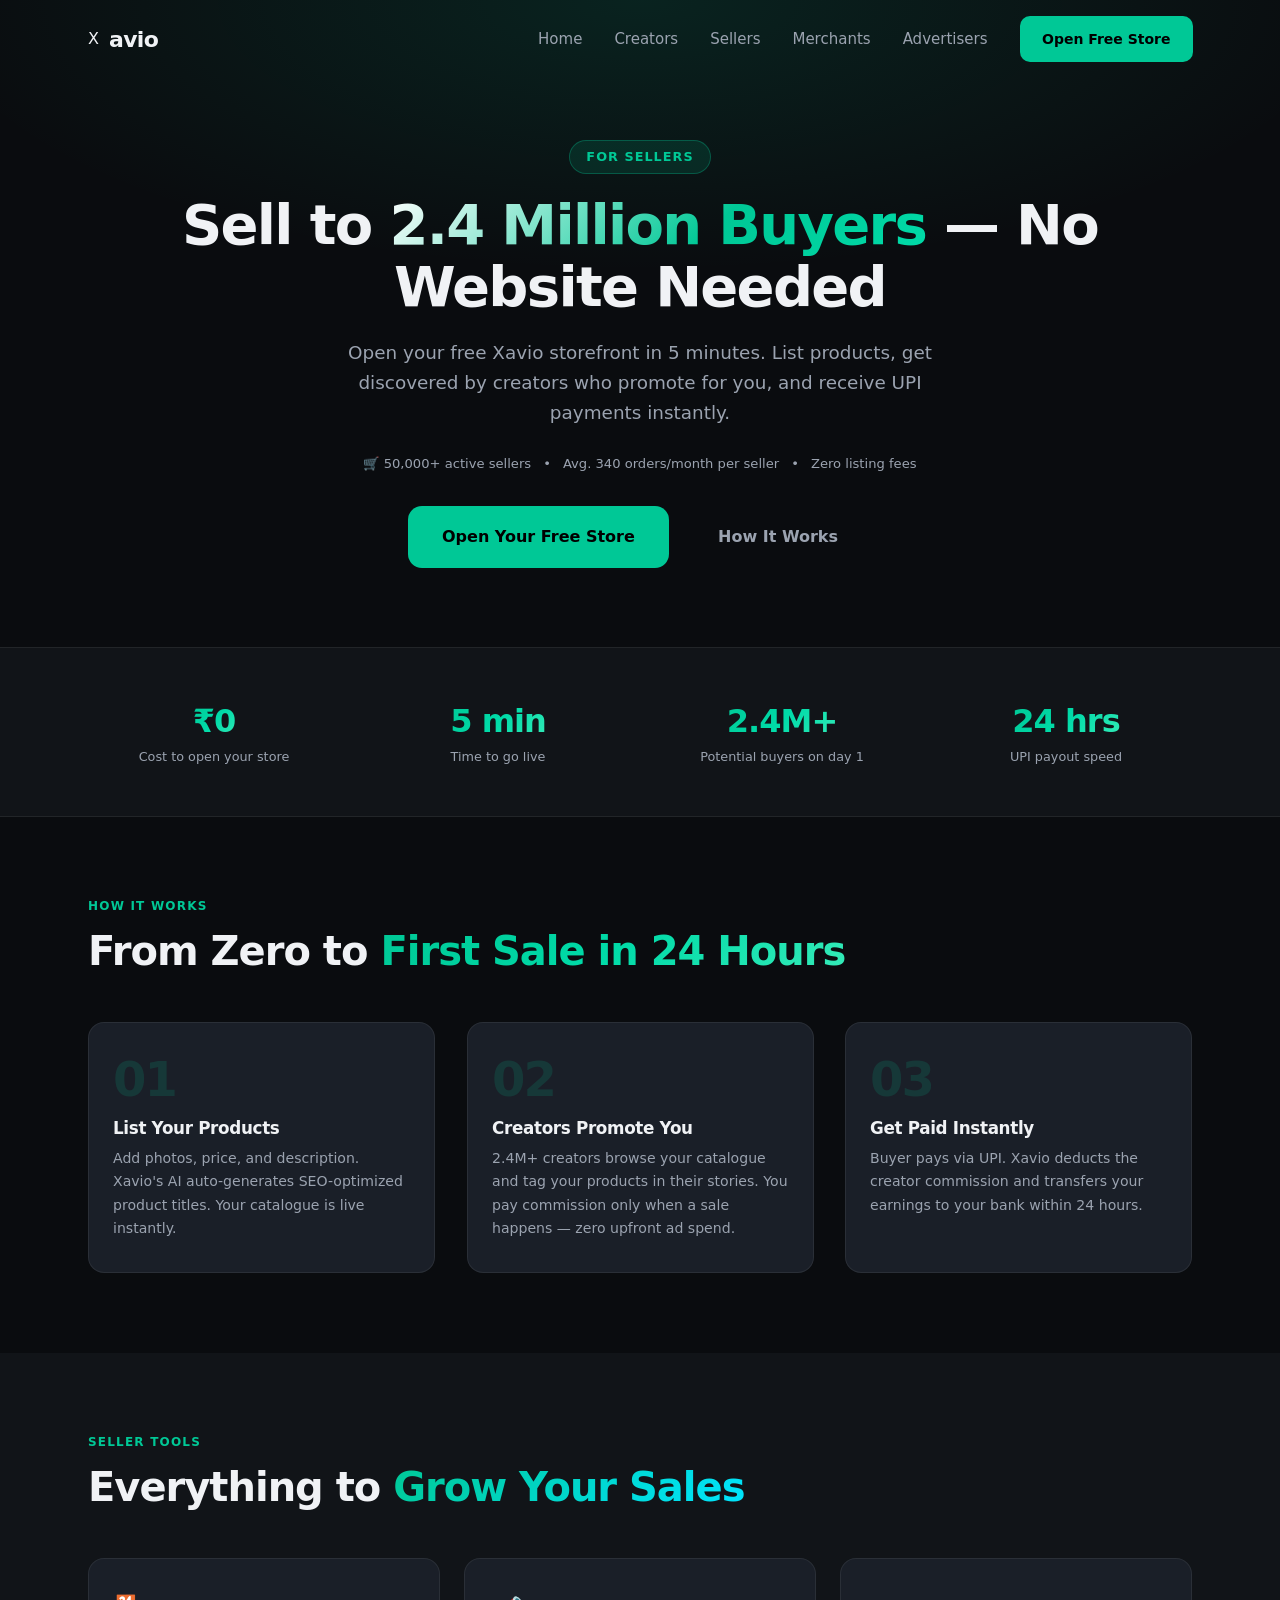
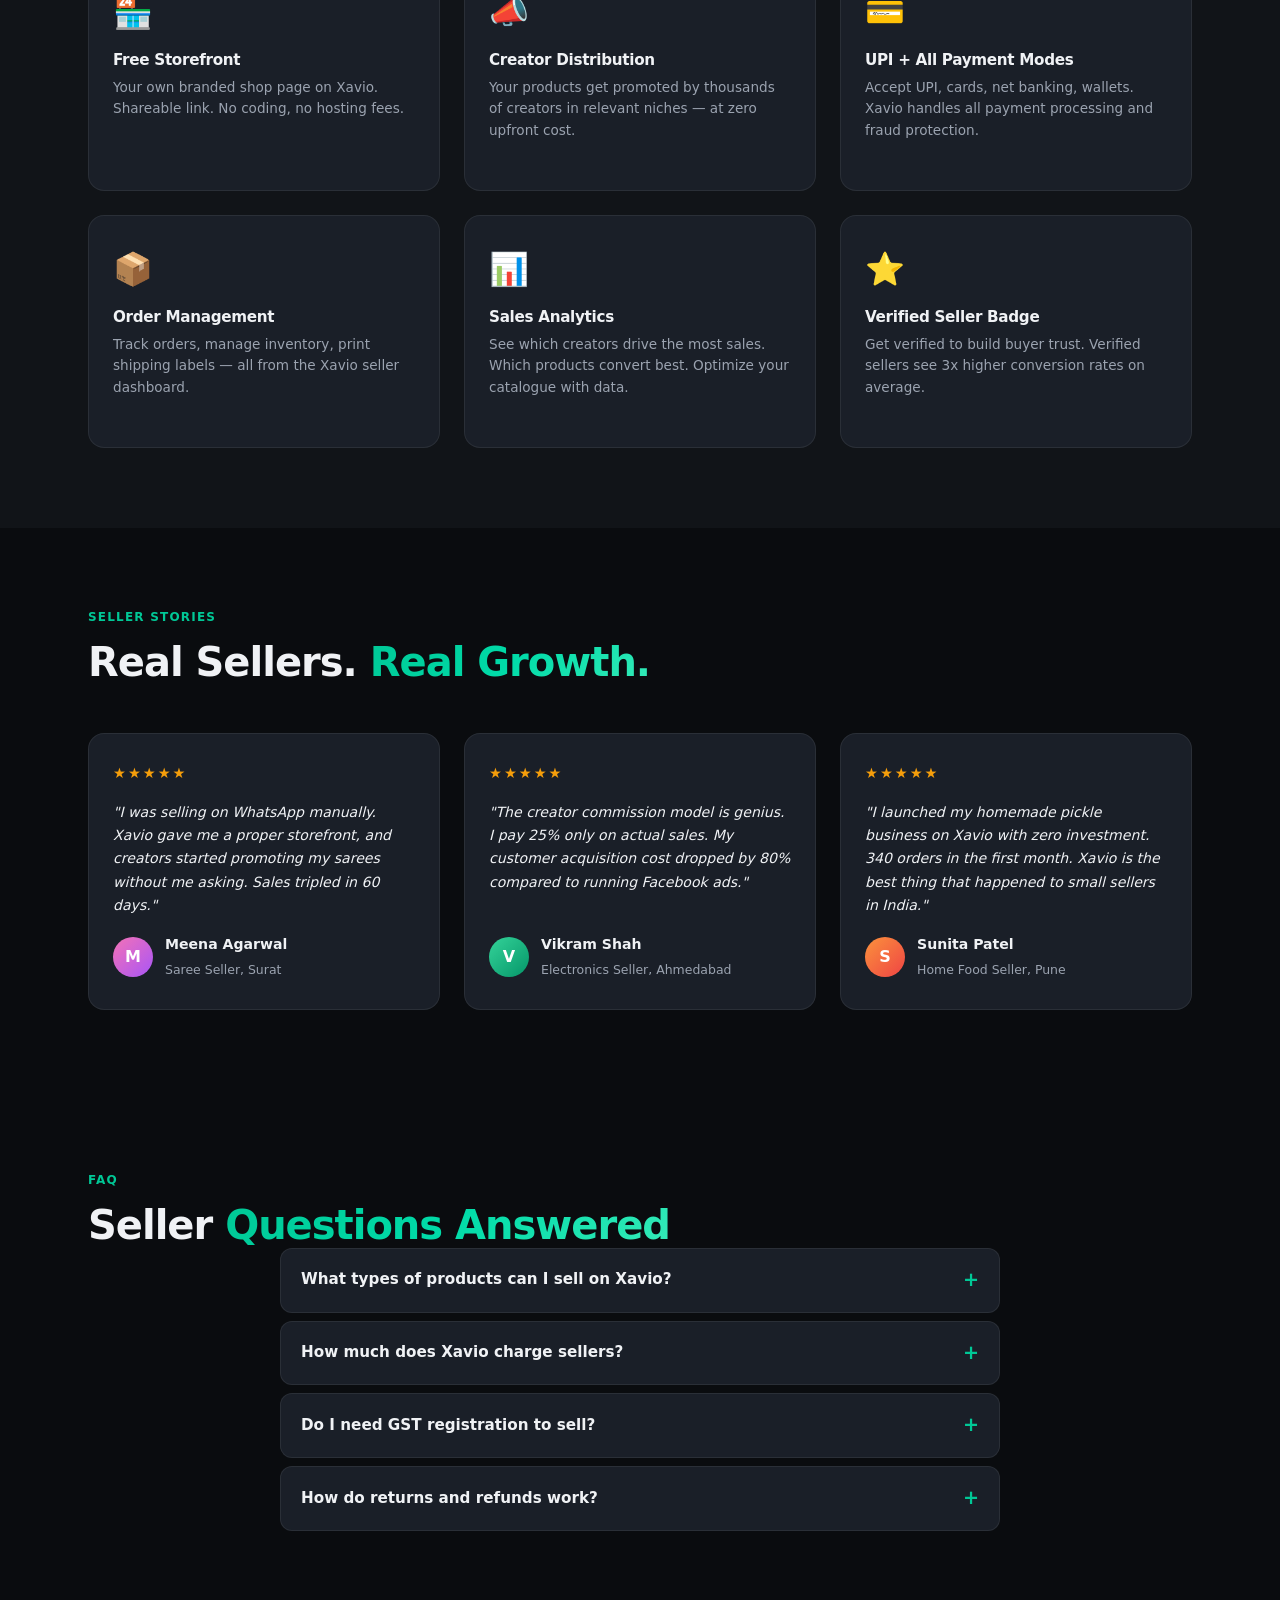
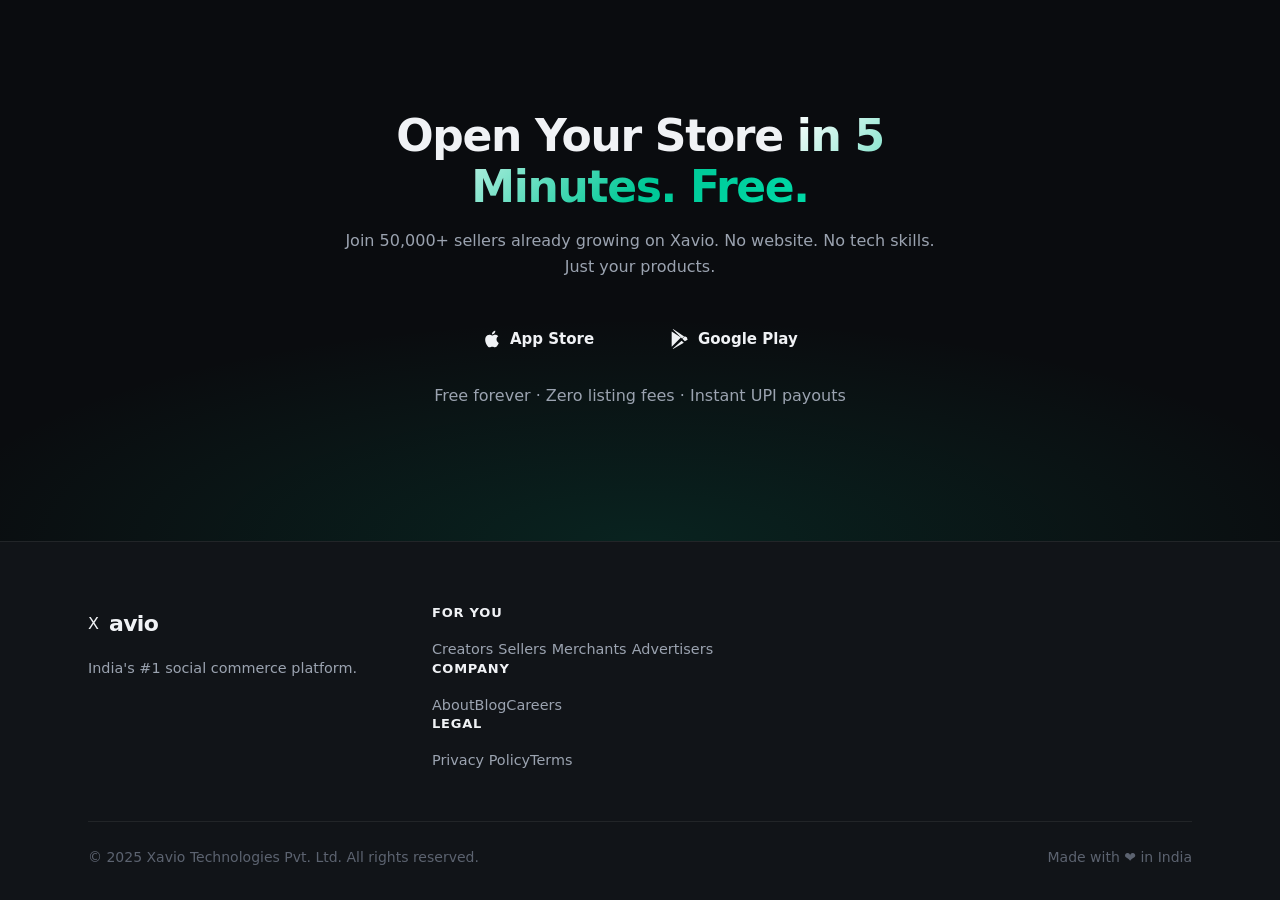
<file: for-sellers.html>
<!DOCTYPE html>
<html lang="en">
<head>
  <meta charset="UTF-8">
  <meta name="viewport" content="width=device-width, initial-scale=1.0">
  <title>Xavio for Sellers — Open Your Free Online Store in 5 Minutes</title>
  <meta name="description" content="List your products on Xavio and reach 2.4M+ active buyers. Get paid instantly via UPI. No website, no tech skills, no upfront cost needed.">
  <meta name="keywords" content="sell online India free, open online store India, social commerce seller, UPI payment seller app, Xavio seller">
  <meta property="og:title" content="Xavio for Sellers — Sell to 2.4M+ Buyers. Get Paid Instantly.">
  <meta property="og:description" content="Open your free Xavio storefront in 5 minutes. List products, get discovered by creators, receive UPI payments instantly.">
  <meta property="og:type" content="website">
  <meta name="robots" content="index, follow">
  <link rel="canonical" href="https://xavio.in/for-sellers">
  <link rel="stylesheet" href="assets/css/style.css">
  <link rel="stylesheet" href="assets/css/audience.css">
</head>
<body>

  <nav class="nav" id="nav" role="navigation" aria-label="Main navigation">
    <div class="nav__inner container">
      <a href="index.html" class="nav__logo" aria-label="Xavio Home">
        <span class="nav__logo-mark">X</span><span class="nav__logo-text">avio</span>
      </a>
      <ul class="nav__links" role="list">
        <li><a href="index.html">Home</a></li>
        <li><a href="for-creators.html">Creators</a></li>
        <li><a href="for-sellers.html" aria-current="page">Sellers</a></li>
        <li><a href="for-merchants.html">Merchants</a></li>
        <li><a href="for-advertisers.html">Advertisers</a></li>
      </ul>
      <div class="nav__actions">
        <a href="#download" class="btn btn--primary btn--sm">Open Free Store</a>
      </div>
      <button class="nav__burger" id="navBurger" aria-label="Toggle menu" aria-expanded="false">
        <span></span><span></span><span></span>
      </button>
    </div>
    <div class="nav__mobile" id="navMobile" aria-hidden="true">
      <a href="index.html">Home</a>
      <a href="for-creators.html">Creators</a>
      <a href="for-sellers.html">Sellers</a>
      <a href="for-merchants.html">Merchants</a>
      <a href="for-advertisers.html">Advertisers</a>
      <a href="#download" class="btn btn--primary">Open Free Store</a>
    </div>
  </nav>

  <section class="aud-hero aud-hero--seller" id="hero">
    <div class="container">
      <div class="aud-hero__badge">For Sellers</div>
      <h1 class="aud-hero__h1">Sell to <span class="grad-hero">2.4 Million Buyers</span> — No Website Needed</h1>
      <p class="aud-hero__sub">Open your free Xavio storefront in 5 minutes. List products, get discovered by creators who promote for you, and receive UPI payments instantly.</p>
      <div class="aud-hero__proof">
        <span>🛒 50,000+ active sellers</span>
        <span>•</span>
        <span>Avg. 340 orders/month per seller</span>
        <span>•</span>
        <span>Zero listing fees</span>
      </div>
      <div class="aud-hero__ctas">
        <a href="#download" class="btn btn--primary btn--lg">Open Your Free Store</a>
        <a href="#how" class="btn btn--ghost btn--lg">How It Works</a>
      </div>
    </div>
  </section>

  <section class="income-strip">
    <div class="container">
      <div class="income-strip__grid">
        <div class="income-strip__item reveal">
          <div class="income-strip__val grad-green">₹0</div>
          <div class="income-strip__lbl">Cost to open your store</div>
        </div>
        <div class="income-strip__item reveal">
          <div class="income-strip__val grad-green">5 min</div>
          <div class="income-strip__lbl">Time to go live</div>
        </div>
        <div class="income-strip__item reveal">
          <div class="income-strip__val grad-green">2.4M+</div>
          <div class="income-strip__lbl">Potential buyers on day 1</div>
        </div>
        <div class="income-strip__item reveal">
          <div class="income-strip__val grad-green">24 hrs</div>
          <div class="income-strip__lbl">UPI payout speed</div>
        </div>
      </div>
    </div>
  </section>

  <section class="how" id="how">
    <div class="container">
      <div class="section-label reveal">How It Works</div>
      <h2 class="section-h2 reveal">From Zero to <span class="grad-green">First Sale in 24 Hours</span></h2>
      <div class="steps">
        <div class="step reveal">
          <div class="step__num">01</div>
          <h3 class="step__title">List Your Products</h3>
          <p class="step__desc">Add photos, price, and description. Xavio's AI auto-generates SEO-optimized product titles. Your catalogue is live instantly.</p>
        </div>
        <div class="step reveal">
          <div class="step__num">02</div>
          <h3 class="step__title">Creators Promote You</h3>
          <p class="step__desc">2.4M+ creators browse your catalogue and tag your products in their stories. You pay commission only when a sale happens — zero upfront ad spend.</p>
        </div>
        <div class="step reveal">
          <div class="step__num">03</div>
          <h3 class="step__title">Get Paid Instantly</h3>
          <p class="step__desc">Buyer pays via UPI. Xavio deducts the creator commission and transfers your earnings to your bank within 24 hours.</p>
        </div>
      </div>
    </div>
  </section>

  <section class="aud-features">
    <div class="container">
      <div class="section-label reveal">Seller Tools</div>
      <h2 class="section-h2 reveal">Everything to <span class="grad-warm">Grow Your Sales</span></h2>
      <div class="feat-grid">
        <div class="feat-card reveal">
          <div class="feat-card__icon">🏪</div>
          <h3>Free Storefront</h3>
          <p>Your own branded shop page on Xavio. Shareable link. No coding, no hosting fees.</p>
        </div>
        <div class="feat-card reveal">
          <div class="feat-card__icon">📣</div>
          <h3>Creator Distribution</h3>
          <p>Your products get promoted by thousands of creators in relevant niches — at zero upfront cost.</p>
        </div>
        <div class="feat-card reveal">
          <div class="feat-card__icon">💳</div>
          <h3>UPI + All Payment Modes</h3>
          <p>Accept UPI, cards, net banking, wallets. Xavio handles all payment processing and fraud protection.</p>
        </div>
        <div class="feat-card reveal">
          <div class="feat-card__icon">📦</div>
          <h3>Order Management</h3>
          <p>Track orders, manage inventory, print shipping labels — all from the Xavio seller dashboard.</p>
        </div>
        <div class="feat-card reveal">
          <div class="feat-card__icon">📊</div>
          <h3>Sales Analytics</h3>
          <p>See which creators drive the most sales. Which products convert best. Optimize your catalogue with data.</p>
        </div>
        <div class="feat-card reveal">
          <div class="feat-card__icon">⭐</div>
          <h3>Verified Seller Badge</h3>
          <p>Get verified to build buyer trust. Verified sellers see 3x higher conversion rates on average.</p>
        </div>
      </div>
    </div>
  </section>

  <section class="aud-testimonials">
    <div class="container">
      <div class="section-label reveal">Seller Stories</div>
      <h2 class="section-h2 reveal">Real Sellers. <span class="grad-green">Real Growth.</span></h2>
      <div class="testi-grid">
        <div class="testi-card reveal">
          <div class="testi-card__stars">★★★★★</div>
          <p class="testi-card__quote">"I was selling on WhatsApp manually. Xavio gave me a proper storefront, and creators started promoting my sarees without me asking. Sales tripled in 60 days."</p>
          <div class="testi-card__author">
            <div class="testi-card__av" style="background:linear-gradient(135deg,#f472b6,#a855f7)">M</div>
            <div><strong>Meena Agarwal</strong><span>Saree Seller, Surat</span></div>
          </div>
        </div>
        <div class="testi-card reveal">
          <div class="testi-card__stars">★★★★★</div>
          <p class="testi-card__quote">"The creator commission model is genius. I pay 25% only on actual sales. My customer acquisition cost dropped by 80% compared to running Facebook ads."</p>
          <div class="testi-card__author">
            <div class="testi-card__av" style="background:linear-gradient(135deg,#34d399,#059669)">V</div>
            <div><strong>Vikram Shah</strong><span>Electronics Seller, Ahmedabad</span></div>
          </div>
        </div>
        <div class="testi-card reveal">
          <div class="testi-card__stars">★★★★★</div>
          <p class="testi-card__quote">"I launched my homemade pickle business on Xavio with zero investment. 340 orders in the first month. Xavio is the best thing that happened to small sellers in India."</p>
          <div class="testi-card__author">
            <div class="testi-card__av" style="background:linear-gradient(135deg,#fb923c,#ef4444)">S</div>
            <div><strong>Sunita Patel</strong><span>Home Food Seller, Pune</span></div>
          </div>
        </div>
      </div>
    </div>
  </section>

  <section class="faq" id="faq">
    <div class="container">
      <div class="section-label reveal">FAQ</div>
      <h2 class="section-h2 reveal">Seller <span class="grad-green">Questions Answered</span></h2>
      <div class="faq__list">
        <div class="faq__item">
          <button class="faq__q" onclick="toggleFaq(this)" aria-expanded="false">
            What types of products can I sell on Xavio?
            <span class="faq__icon">+</span>
          </button>
          <div class="faq__a"><p>Fashion, electronics, home decor, food, beauty, handicrafts, digital products, services — virtually any legal product or service. Xavio supports both physical and digital goods with separate fulfilment flows.</p></div>
        </div>
        <div class="faq__item">
          <button class="faq__q" onclick="toggleFaq(this)" aria-expanded="false">
            How much does Xavio charge sellers?
            <span class="faq__icon">+</span>
          </button>
          <div class="faq__a"><p>Listing is free. Xavio charges a 5% platform fee on each sale, plus the creator commission you set (minimum 15%, recommended 25%). There are no monthly fees, no setup charges, and no hidden costs.</p></div>
        </div>
        <div class="faq__item">
          <button class="faq__q" onclick="toggleFaq(this)" aria-expanded="false">
            Do I need GST registration to sell?
            <span class="faq__icon">+</span>
          </button>
          <div class="faq__a"><p>For sales under ₹40 lakh/year, GST registration is not mandatory. Xavio handles TDS deduction and provides Form 16A for your tax filings. If you are GST-registered, you can add your GSTIN to issue proper tax invoices.</p></div>
        </div>
        <div class="faq__item">
          <button class="faq__q" onclick="toggleFaq(this)" aria-expanded="false">
            How do returns and refunds work?
            <span class="faq__icon">+</span>
          </button>
          <div class="faq__a"><p>You set your own return policy (7-day, 15-day, or no returns). Xavio mediates disputes. For approved returns, the refund is deducted from your next payout. Xavio's buyer protection covers only genuine defective/wrong item cases.</p></div>
        </div>
      </div>
    </div>
  </section>

  <section class="aud-cta" id="download">
    <div class="container">
      <div class="aud-cta__inner reveal">
        <h2>Open Your Store <span class="grad-hero">in 5 Minutes. Free.</span></h2>
        <p>Join 50,000+ sellers already growing on Xavio. No website. No tech skills. Just your products.</p>
        <div class="aud-cta__btns">
          <a href="#" class="btn btn--store">
            <svg width="20" height="20" viewBox="0 0 24 24" fill="currentColor"><path d="M18.71 19.5c-.83 1.24-1.71 2.45-3.05 2.47-1.34.03-1.77-.79-3.29-.79-1.53 0-2 .77-3.27.82-1.31.05-2.3-1.32-3.14-2.53C4.25 17 2.94 12.45 4.7 9.39c.87-1.52 2.43-2.48 4.12-2.51 1.28-.02 2.5.87 3.29.87.78 0 2.26-1.07 3.8-.91.65.03 2.47.26 3.64 1.98-.09.06-2.17 1.28-2.15 3.81.03 3.02 2.65 4.03 2.68 4.04-.03.07-.42 1.44-1.38 2.83M13 3.5c.73-.83 1.94-1.46 2.94-1.5.13 1.17-.34 2.35-1.04 3.19-.69.85-1.83 1.51-2.95 1.42-.15-1.15.41-2.35 1.05-3.11z"/></svg>
            App Store
          </a>
          <a href="#" class="btn btn--store">
            <svg width="20" height="20" viewBox="0 0 24 24" fill="currentColor"><path d="M3.18 23.76c.3.17.65.19.96.07l12.45-7.19-2.63-2.63-10.78 9.75zm-1.12-20.9C2.03 3.1 2 3.35 2 3.61v16.78c0 .26.03.51.06.76l11.04-11.04L2.06 2.86zM20.49 10.3l-2.66-1.54-2.97 2.97 2.97 2.97 2.69-1.55c.77-.44.77-1.41-.03-1.85zM4.14.24C3.83.12 3.48.14 3.18.31L14.4 11.53 17.03 8.9 4.14.24z"/></svg>
            Google Play
          </a>
        </div>
        <p class="aud-cta__note">Free forever · Zero listing fees · Instant UPI payouts</p>
      </div>
    </div>
  </section>

  <footer class="footer">
    <div class="container">
      <div class="footer__top">
        <div class="footer__brand">
          <a href="index.html" class="nav__logo"><span class="nav__logo-mark">X</span><span class="nav__logo-text">avio</span></a>
          <p>India's #1 social commerce platform.</p>
        </div>
        <div class="footer__links">
          <div class="footer__col"><h4>For You</h4>
            <a href="for-creators.html">Creators</a>
            <a href="for-sellers.html">Sellers</a>
            <a href="for-merchants.html">Merchants</a>
            <a href="for-advertisers.html">Advertisers</a>
          </div>
          <div class="footer__col"><h4>Company</h4>
            <a href="#">About</a><a href="#">Blog</a><a href="#">Careers</a>
          </div>
          <div class="footer__col"><h4>Legal</h4>
            <a href="#">Privacy Policy</a><a href="#">Terms</a>
          </div>
        </div>
      </div>
      <div class="footer__bottom">
        <p>&copy; 2025 Xavio Technologies Pvt. Ltd. All rights reserved.</p>
        <p>Made with ❤️ in India</p>
      </div>
    </div>
  </footer>

  <script src="assets/js/main.js"></script>
</body>
</html>
</file>
<file: assets/css/style.css>
/* ============================================================
   XAVIO LANDING PAGE — style.css v2
   Design: Bold dark theme · Syne + Plus Jakarta Sans
   Patterns: frontend-design, page-cro, content-hash-cache
   ============================================================ */

/* ── RESET ──────────────────────────────────────────────── */
*, *::before, *::after { box-sizing: border-box; margin: 0; padding: 0; }

/* ── TOKENS ─────────────────────────────────────────────── */
:root {
  --green:        #00C896;
  --green-dim:    #00A67E;
  --green-glow:   rgba(0,200,150,0.18);
  --green-glow-s: rgba(0,200,150,0.08);

  --bg:           #0A0C0F;
  --bg-2:         #111418;
  --bg-3:         #181C22;
  --surface:      #1A1F28;
  --surface-2:    #222831;

  --fg:           #F0F2F5;
  --fg-2:         #9BA3B0;
  --fg-3:         #5C6370;

  --border:       rgba(255,255,255,0.07);
  --border-2:     rgba(255,255,255,0.12);

  /* Apple SF Pro system font stack — renders as SF Pro on Apple, Segoe UI on Windows,
     Roboto on Android. Zero network request, instant render, native feel. */
  --font-display: -apple-system, 'SF Pro Display', BlinkMacSystemFont, 'Segoe UI', system-ui, sans-serif;
  --font-body:    -apple-system, 'SF Pro Text', BlinkMacSystemFont, 'Segoe UI', system-ui, sans-serif;

  /* Gradient text palette */
  --grad-green:   linear-gradient(135deg, #00C896 0%, #00dba8 50%, #34ebb8 100%);
  --grad-warm:    linear-gradient(135deg, #00C896 0%, #00e5ff 100%);
  --grad-gold:    linear-gradient(135deg, #f7c948 0%, #f4a623 100%);
  --grad-hero:    linear-gradient(135deg, #ffffff 0%, #00C896 60%, #00dba8 100%);

  --section-gap:  clamp(80px, 10vw, 140px);
  --container:    1200px;
  --ease:         cubic-bezier(0.22, 1, 0.36, 1);
}

html { scroll-behavior: smooth; font-size: 16px; }
body {
  font-family: var(--font-body);
  background: var(--bg);
  color: var(--fg);
  line-height: 1.6;
  -webkit-font-smoothing: antialiased;
  -moz-osx-font-smoothing: grayscale;
  text-rendering: optimizeLegibility;
  overflow-x: hidden;
}
/* Apple HIG: display weight for large titles, text weight for body */
h1,h2,h3,h4 {
  font-family: var(--font-display);
  line-height: 1.08;
  letter-spacing: -0.025em;
  font-weight: 700;
}
h1 { font-weight: 800; letter-spacing: -0.03em; }
h2 { font-weight: 700; letter-spacing: -0.025em; }
h3 { font-weight: 600; letter-spacing: -0.02em; }

/* ── GRADIENT TEXT UTILITY CLASSES ─────────────────────── */
/* Usage: add class="grad-green" / "grad-warm" / "grad-gold" / "grad-hero" to any element */
.grad-green, .grad-warm, .grad-gold, .grad-hero {
  -webkit-background-clip: text;
  background-clip: text;
  -webkit-text-fill-color: transparent;
  color: transparent;
  display: inline; /* must be inline or inline-block */
}
.grad-green  { background-image: var(--grad-green); }
.grad-warm   { background-image: var(--grad-warm); }
.grad-gold   { background-image: var(--grad-gold); }
.grad-hero   { background-image: var(--grad-hero); }
a { text-decoration: none; color: inherit; }
ul { list-style: none; }
img { max-width: 100%; display: block; }

/* ── CONTAINER ──────────────────────────────────────────── */
.container {
  width: 100%;
  max-width: var(--container);
  margin: 0 auto;
  padding: 0 clamp(20px, 5vw, 48px);
}

/* ── BUTTONS ────────────────────────────────────────────── */
.btn {
  display: inline-flex;
  align-items: center;
  gap: 8px;
  font-family: var(--font-body);
  font-weight: 600;
  font-size: 0.9375rem;
  border-radius: 12px;
  border: 2px solid transparent;
  cursor: pointer;
  text-decoration: none;
  transition: transform 80ms var(--ease), box-shadow 200ms, background 200ms, border-color 200ms, color 200ms;
  will-change: transform;
  white-space: nowrap;
  padding: 14px 28px;
}
.btn:active { transform: scale(0.97) !important; }
.btn--primary { background: var(--green); color: #000; }
.btn--primary:hover { background: #00dba8; box-shadow: 0 8px 32px var(--green-glow); transform: translateY(-2px); }
.btn--outline { background: transparent; color: var(--fg); border-color: var(--border-2); }
.btn--outline:hover { border-color: var(--green); color: var(--green); transform: translateY(-2px); }
.btn--ghost { background: transparent; color: var(--fg-2); padding: 10px 18px; }
.btn--ghost:hover { color: var(--fg); }
.btn--lg { padding: 16px 32px; font-size: 1rem; border-radius: 14px; }
.btn--sm { padding: 10px 20px; font-size: 0.875rem; border-radius: 10px; }
.btn--full { width: 100%; justify-content: center; }

/* ── SECTION HEADERS ────────────────────────────────────── */
.section-tag {
  display: inline-block;
  font-size: 0.8125rem;
  font-weight: 600;
  letter-spacing: 0.08em;
  text-transform: uppercase;
  color: var(--green);
  margin-bottom: 16px;
}
.section-h2 { font-size: clamp(2rem, 4vw, 3.25rem); color: var(--fg); margin-bottom: 20px; }
.section-sub { font-size: 1.0625rem; color: var(--fg-2); max-width: 560px; line-height: 1.7; }
.section-header { text-align: center; margin-bottom: clamp(48px, 6vw, 80px); }
.section-header .section-sub { margin: 0 auto; }

/* ── SCROLL REVEAL ──────────────────────────────────────── */
.reveal, .reveal-right {
  opacity: 0;
  transform: translateY(32px);
  transition: opacity 600ms var(--ease), transform 600ms var(--ease);
  transition-delay: var(--d, 0ms);
  will-change: transform, opacity;
}
.reveal-right { transform: translateX(40px); }
.reveal.visible, .reveal-right.visible { opacity: 1; transform: translate(0); }

/* ── NAV ────────────────────────────────────────────────── */
.nav {
  position: fixed;
  top: 0; left: 0; right: 0;
  z-index: 100;
  transition: background 300ms, backdrop-filter 300ms, border-color 300ms;
}
.nav.scrolled {
  background: rgba(10,12,15,0.88);
  backdrop-filter: blur(20px);
  -webkit-backdrop-filter: blur(20px);
  border-bottom: 1px solid var(--border);
}
.nav__inner {
  display: flex;
  align-items: center;
  gap: 32px;
  max-width: var(--container);
  margin: 0 auto;
  padding: 16px clamp(20px, 5vw, 48px);
}
.nav__logo { display: flex; align-items: center; gap: 10px; flex-shrink: 0; }
.nav__logo-text { font-family: var(--font-display); font-size: 1.375rem; font-weight: 800; color: var(--fg); letter-spacing: -0.03em; }
.nav__links { display: flex; gap: 32px; margin-left: auto; }
.nav__links a { color: var(--fg-2); font-size: 0.9375rem; font-weight: 500; transition: color 200ms; }
.nav__links a:hover { color: var(--fg); }
.nav__actions { display: flex; gap: 8px; align-items: center; }
.nav__burger { display: none; flex-direction: column; gap: 5px; background: none; border: none; cursor: pointer; padding: 4px; margin-left: auto; }
.nav__burger span { display: block; width: 22px; height: 2px; background: var(--fg); border-radius: 2px; transition: transform 300ms, opacity 300ms; }
.nav__mobile {
  display: none;
  padding: 20px clamp(20px, 5vw, 48px) 28px;
  border-top: 1px solid var(--border);
  background: rgba(10,12,15,0.96);
  backdrop-filter: blur(20px);
}
.nav__mobile ul { display: flex; flex-direction: column; gap: 4px; }
.nav__mobile a { display: block; padding: 12px 0; color: var(--fg-2); font-size: 1rem; font-weight: 500; border-bottom: 1px solid var(--border); transition: color 200ms; }
.nav__mobile a:hover { color: var(--fg); }
.nav__mobile .btn { margin-top: 16px; }
.nav__mobile.open { display: block; }

/* ── HERO ───────────────────────────────────────────────── */
.hero {
  position: relative;
  padding: clamp(120px, 15vw, 180px) 0 clamp(80px, 10vw, 120px);
  overflow: hidden;
}
.hero__bg { position: absolute; inset: 0; pointer-events: none; }
.hero__mesh {
  position: absolute; inset: 0;
  background:
    radial-gradient(ellipse 80% 60% at 60% 0%, rgba(0,200,150,0.12) 0%, transparent 60%),
    radial-gradient(ellipse 60% 80% at 10% 80%, rgba(0,166,126,0.08) 0%, transparent 60%);
}
.hero__grain {
  position: absolute; inset: 0;
  background-image: url("data:image/svg+xml,%3Csvg viewBox='0 0 256 256' xmlns='http://www.w3.org/2000/svg'%3E%3Cfilter id='n'%3E%3CfeTurbulence type='fractalNoise' baseFrequency='0.9' numOctaves='4' stitchTiles='stitch'/%3E%3C/filter%3E%3Crect width='100%25' height='100%25' filter='url(%23n)' opacity='0.04'/%3E%3C/svg%3E");
  opacity: 0.4;
}
.hero__blob { position: absolute; border-radius: 50%; filter: blur(80px); pointer-events: none; }
.hero__blob--1 { width: 500px; height: 500px; background: rgba(0,200,150,0.08); top: -100px; right: -100px; animation: blobFloat 8s ease-in-out infinite; }
.hero__blob--2 { width: 400px; height: 400px; background: rgba(0,166,126,0.06); bottom: 0; left: -80px; animation: blobFloat 10s ease-in-out infinite reverse; }
@keyframes blobFloat { 0%,100%{transform:translate(0,0) scale(1)} 50%{transform:translate(20px,-20px) scale(1.05)} }

.hero__layout { display: grid; grid-template-columns: 1fr 1fr; gap: 80px; align-items: center; }
.hero__badge {
  display: inline-flex;
  align-items: center;
  gap: 8px;
  background: var(--green-glow-s);
  border: 1px solid rgba(0,200,150,0.25);
  color: var(--green);
  font-size: 0.875rem;
  font-weight: 600;
  padding: 8px 16px;
  border-radius: 100px;
  margin-bottom: 28px;
}
.hero__badge-dot { width: 8px; height: 8px; background: var(--green); border-radius: 50%; animation: pulse 2s ease-in-out infinite; }
@keyframes pulse { 0%,100%{opacity:1;transform:scale(1)} 50%{opacity:0.5;transform:scale(0.8)} }

.hero__h1 { font-size: clamp(2.5rem, 5.5vw, 4.5rem); color: var(--fg); margin-bottom: 24px; line-height: 1.05; }
.hero__h1 em { font-style: normal; color: var(--green); }
.hero__h1 strong { font-weight: 800; background-image: var(--grad-hero); -webkit-background-clip: text; background-clip: text; -webkit-text-fill-color: transparent; color: transparent; }
.hero__sub { font-size: 1.125rem; color: var(--fg-2); margin-bottom: 36px; max-width: 480px; line-height: 1.7; }
.hero__sub strong { color: var(--fg); }
.hero__cta-row { display: flex; gap: 12px; flex-wrap: wrap; margin-bottom: 32px; }
.hero__proof { display: flex; align-items: center; gap: 14px; font-size: 0.875rem; color: var(--fg-2); }
.hero__avatars { display: flex; align-items: center; }
.hero__av { width: 32px; height: 32px; border-radius: 50%; border: 2px solid var(--bg); margin-left: -8px; }
.hero__av:first-child { margin-left: 0; }
.hero__av--1 { background: linear-gradient(135deg, #f093fb, #f5576c); }
.hero__av--2 { background: linear-gradient(135deg, #4facfe, #00f2fe); }
.hero__av--3 { background: linear-gradient(135deg, #43e97b, #38f9d7); }
.hero__av--4 { background: linear-gradient(135deg, #fa709a, #fee140); }
.hero__stars { color: #fbbf24; font-size: 0.875rem; letter-spacing: 1px; }
.hero__proof strong { color: var(--fg); }

/* Phone mockup */
.hero__phone-wrap { position: relative; display: flex; justify-content: center; }
.hero__phone {
  position: relative;
  width: 280px; height: 560px;
  background: var(--bg-3);
  border-radius: 40px;
  border: 2px solid var(--border-2);
  box-shadow: 0 40px 80px rgba(0,0,0,0.5), 0 0 0 1px rgba(255,255,255,0.05), inset 0 1px 0 rgba(255,255,255,0.1);
  overflow: hidden;
  will-change: transform;
  animation: phoneFloat 6s ease-in-out infinite;
}
@keyframes phoneFloat { 0%,100%{transform:translateY(0px) rotate(-1deg)} 50%{transform:translateY(-12px) rotate(1deg)} }
.hero__phone-notch { position: absolute; top: 12px; left: 50%; transform: translateX(-50%); width: 80px; height: 22px; background: var(--bg); border-radius: 100px; z-index: 2; }
.hero__phone-screen { position: absolute; inset: 0; background: linear-gradient(180deg, #0f1117 0%, #1a1f28 100%); overflow: hidden; }

/* Story UI */
.story-ui { height: 100%; display: flex; flex-direction: column; padding: 48px 16px 16px; }
.story-progress { display: flex; gap: 4px; margin-bottom: 12px; }
.story-bar { flex: 1; height: 2px; background: rgba(255,255,255,0.2); border-radius: 2px; overflow: hidden; }
.story-bar--done { background: rgba(255,255,255,0.7); }
.story-bar--active { position: relative; }
.story-bar--active::after { content: ''; position: absolute; top: 0; left: 0; height: 100%; width: 60%; background: white; border-radius: 2px; animation: storyProgress 4s linear infinite; }
@keyframes storyProgress { 0%{width:0%} 100%{width:100%} }
.story-header { display: flex; align-items: center; gap: 8px; margin-bottom: 16px; }
.story-av { width: 32px; height: 32px; border-radius: 50%; background: linear-gradient(135deg, var(--green), #00dba8); border: 2px solid var(--green); }
.story-name { font-size: 0.75rem; font-weight: 600; color: white; }
.story-time { font-size: 0.65rem; color: rgba(255,255,255,0.5); }
.story-body { flex: 1; display: flex; align-items: center; }
.story-product { background: rgba(255,255,255,0.08); border: 1px solid rgba(255,255,255,0.12); border-radius: 16px; overflow: hidden; width: 100%; }
.story-product-img { height: 120px; background: linear-gradient(135deg, #1a1f28, #2a3040); position: relative; overflow: hidden; display: flex; align-items: center; justify-content: center; font-size: 2.5rem; }
.story-product-info { padding: 12px; }
.story-product-name { font-size: 0.75rem; font-weight: 600; color: white; margin-bottom: 4px; }
.story-product-price { font-size: 0.875rem; font-weight: 700; color: var(--green); margin-bottom: 8px; }
.story-product-cta { background: var(--green); color: #000; font-size: 0.7rem; font-weight: 700; padding: 6px 12px; border-radius: 8px; display: inline-block; }
.story-actions { display: flex; gap: 16px; padding-top: 12px; border-top: 1px solid rgba(255,255,255,0.08); }
.story-action { font-size: 0.7rem; color: rgba(255,255,255,0.6); }

/* Floating stat cards */
.hero__stat {
  position: absolute;
  display: flex;
  align-items: center;
  gap: 10px;
  background: rgba(26,31,40,0.92);
  backdrop-filter: blur(16px);
  border: 1px solid var(--border-2);
  border-radius: 16px;
  padding: 12px 16px;
  box-shadow: 0 8px 32px rgba(0,0,0,0.3);
  will-change: transform;
}
.hero__stat-icon { font-size: 1.25rem; }
.hero__stat-val { font-family: var(--font-display); font-size: 0.9375rem; font-weight: 700; color: var(--fg); }
.hero__stat-lbl { font-size: 0.7rem; color: var(--fg-2); }
.hero__stat--a { top: 60px; left: -20px; }
.hero__stat--b { bottom: 120px; right: -20px; }
.hero__stat--c { bottom: 60px; left: -10px; }
.float-1 { animation: float1 5s ease-in-out infinite; }
.float-2 { animation: float2 6s ease-in-out infinite; }
.float-3 { animation: float3 7s ease-in-out infinite; }
@keyframes float1 { 0%,100%{transform:translateY(0)} 50%{transform:translateY(-8px)} }
@keyframes float2 { 0%,100%{transform:translateY(0)} 50%{transform:translateY(-6px)} }
@keyframes float3 { 0%,100%{transform:translateY(0)} 50%{transform:translateY(-10px)} }

/* ── TRUST BAR ──────────────────────────────────────────── */
.trust { padding: 40px 0; border-top: 1px solid var(--border); border-bottom: 1px solid var(--border); background: var(--bg-2); }
.trust__grid { display: flex; align-items: center; justify-content: center; flex-wrap: wrap; }
.trust__item { text-align: center; padding: 16px 40px; }
.trust__num { font-family: var(--font-display); font-size: 1.75rem; font-weight: 800; color: var(--green); line-height: 1; margin-bottom: 4px; }
.trust__lbl { font-size: 0.8125rem; color: var(--fg-2); font-weight: 500; }
.trust__div { width: 1px; height: 40px; background: var(--border); }

/* ── FEATURES ───────────────────────────────────────────── */
.features { padding: var(--section-gap) 0; }
.features__grid { display: grid; grid-template-columns: repeat(3, 1fr); gap: 20px; }
.feat-card {
  background: var(--surface);
  border: 1px solid var(--border);
  border-radius: 20px;
  padding: 32px;
  transition: border-color 300ms, transform 300ms var(--ease), box-shadow 300ms;
  will-change: transform;
}
.feat-card:hover { border-color: rgba(0,200,150,0.3); transform: translateY(-4px); box-shadow: 0 20px 60px rgba(0,0,0,0.3); }
.feat-card__icon { font-size: 2rem; margin-bottom: 20px; display: block; }
.feat-card h3 { font-size: 1.125rem; font-weight: 700; color: var(--fg); margin-bottom: 12px; }
.feat-card p { font-size: 0.9375rem; color: var(--fg-2); line-height: 1.7; margin-bottom: 20px; }
.feat-card__metric { display: flex; align-items: baseline; gap: 6px; padding-top: 16px; border-top: 1px solid var(--border); }
.metric-val { font-family: var(--font-display); font-size: 1.5rem; font-weight: 800; color: var(--green); }
.metric-lbl { font-size: 0.8125rem; color: var(--fg-2); }

/* ── EARNINGS ───────────────────────────────────────────── */
.earnings { padding: var(--section-gap) 0; background: var(--bg-2); }
.earnings__layout { display: grid; grid-template-columns: 1fr 1fr; gap: 80px; align-items: center; }
.earnings__copy .section-sub { margin-bottom: 40px; }
.earn-steps { display: flex; flex-direction: column; gap: 28px; margin-bottom: 40px; }
.earn-step { display: flex; gap: 20px; align-items: flex-start; }
.earn-step__num { font-family: var(--font-display); font-size: 0.75rem; font-weight: 800; color: var(--green); background: var(--green-glow-s); border: 1px solid rgba(0,200,150,0.2); border-radius: 8px; padding: 4px 10px; flex-shrink: 0; margin-top: 2px; }
.earn-step strong { display: block; color: var(--fg); font-weight: 600; margin-bottom: 4px; }
.earn-step p { font-size: 0.9rem; color: var(--fg-2); line-height: 1.6; }

.earn-card { background: var(--surface); border: 1px solid var(--border-2); border-radius: 24px; padding: 28px; box-shadow: 0 40px 80px rgba(0,0,0,0.3); }
.earn-card__header { display: flex; align-items: center; gap: 12px; margin-bottom: 24px; }
.earn-card__av { width: 44px; height: 44px; border-radius: 50%; background: linear-gradient(135deg, #f093fb, #f5576c); flex-shrink: 0; }
.earn-card__name { font-weight: 700; color: var(--fg); font-size: 0.9375rem; }
.earn-card__handle { font-size: 0.8rem; color: var(--fg-2); }
.earn-card__verified { margin-left: auto; background: var(--green); color: #000; width: 22px; height: 22px; border-radius: 50%; display: flex; align-items: center; justify-content: center; font-size: 0.7rem; font-weight: 700; flex-shrink: 0; }
.earn-card__chart { margin-bottom: 20px; }
.chart-bars { display: flex; align-items: flex-end; gap: 8px; height: 120px; margin-bottom: 8px; }
.chart-bar { flex: 1; height: var(--h); background: var(--surface-2); border-radius: 6px 6px 0 0; position: relative; transition: background 300ms; cursor: default; }
.chart-bar--hi { background: var(--green); }
.chart-bar:hover::after { content: attr(data-v); position: absolute; bottom: calc(100% + 6px); left: 50%; transform: translateX(-50%); background: var(--surface-2); color: var(--fg); font-size: 0.65rem; font-weight: 600; padding: 3px 6px; border-radius: 6px; white-space: nowrap; pointer-events: none; }
.chart-months { display: flex; justify-content: space-between; }
.chart-months span { font-size: 0.7rem; color: var(--fg-3); }
.earn-card__total { display: flex; align-items: center; justify-content: space-between; padding-top: 16px; border-top: 1px solid var(--border); }
.earn-card__total-lbl { font-size: 0.8rem; color: var(--fg-2); margin-bottom: 2px; }
.earn-card__total-val { font-family: var(--font-display); font-size: 1.75rem; font-weight: 800; color: var(--green); }
.earn-card__growth { font-size: 0.8125rem; color: var(--green); font-weight: 600; }

/* ── BUSINESS ───────────────────────────────────────────── */
.business { padding: var(--section-gap) 0; }
.biz-grid { display: grid; grid-template-columns: repeat(4, 1fr); gap: 16px; margin-bottom: 48px; }
.biz-card { background: var(--surface); border: 1px solid var(--border); border-radius: 20px; padding: 28px 24px; transition: border-color 300ms, transform 300ms var(--ease); transition-delay: var(--d, 0ms); will-change: transform; }
.biz-card:hover { border-color: rgba(0,200,150,0.3); transform: translateY(-4px); }
.biz-card__icon { font-size: 1.75rem; margin-bottom: 16px; display: block; }
.biz-card h3 { font-size: 1rem; font-weight: 700; color: var(--fg); margin-bottom: 10px; }
.biz-card p { font-size: 0.875rem; color: var(--fg-2); line-height: 1.6; }
.biz-cta { text-align: center; display: flex; flex-direction: column; align-items: center; gap: 12px; }
.biz-cta__note { font-size: 0.875rem; color: var(--fg-2); }

/* ── TESTIMONIALS ───────────────────────────────────────── */
.testimonials { padding: var(--section-gap) 0; background: var(--bg-2); }
.testi-grid { display: grid; grid-template-columns: repeat(3, 1fr); gap: 20px; }
.testi { background: var(--surface); border: 1px solid var(--border); border-radius: 20px; padding: 28px; transition: border-color 300ms, transform 300ms var(--ease); transition-delay: var(--d, 0ms); will-change: transform; }
.testi:hover { border-color: rgba(0,200,150,0.2); transform: translateY(-3px); }
.testi__stars { color: #fbbf24; font-size: 0.875rem; letter-spacing: 2px; margin-bottom: 16px; }
.testi p { font-size: 0.9375rem; color: var(--fg-2); line-height: 1.7; margin-bottom: 20px; font-style: italic; }
.testi__footer { display: flex; align-items: center; gap: 12px; }
.testi__av { width: 40px; height: 40px; border-radius: 50%; flex-shrink: 0; }
.testi__av--1 { background: linear-gradient(135deg, #f093fb, #f5576c); }
.testi__av--2 { background: linear-gradient(135deg, #4facfe, #00f2fe); }
.testi__av--3 { background: linear-gradient(135deg, #43e97b, #38f9d7); }
.testi__name { font-weight: 700; color: var(--fg); font-size: 0.9rem; font-style: normal; display: block; }
.testi__role { font-size: 0.8rem; color: var(--fg-2); }

/* ── PRICING ────────────────────────────────────────────── */
.pricing { padding: var(--section-gap) 0; }
.pricing__grid { display: grid; grid-template-columns: repeat(3, 1fr); gap: 20px; align-items: start; }
.price-card { background: var(--surface); border: 1px solid var(--border); border-radius: 24px; padding: 32px; position: relative; transition: border-color 300ms, transform 300ms var(--ease); transition-delay: var(--d, 0ms); }
.price-card--featured { background: linear-gradient(180deg, rgba(0,200,150,0.08) 0%, var(--surface) 100%); border-color: rgba(0,200,150,0.4); transform: scale(1.03); }
.price-card--featured:hover { transform: scale(1.03) translateY(-4px); }
.price-card:not(.price-card--featured):hover { border-color: var(--border-2); transform: translateY(-4px); }
.price-card__popular { position: absolute; top: -14px; left: 50%; transform: translateX(-50%); background: var(--green); color: #000; font-size: 0.75rem; font-weight: 700; padding: 4px 16px; border-radius: 100px; white-space: nowrap; }
.price-card__tier { font-size: 0.875rem; font-weight: 600; color: var(--fg-2); margin-bottom: 12px; text-transform: uppercase; letter-spacing: 0.06em; }
.price-card__price { display: flex; align-items: baseline; gap: 4px; margin-bottom: 8px; }
.price-card__amt { font-family: var(--font-display); font-size: 2.25rem; font-weight: 800; color: var(--fg); }
.price-card__period { font-size: 0.9rem; color: var(--fg-2); }
.price-card__desc { font-size: 0.875rem; color: var(--fg-2); margin-bottom: 24px; padding-bottom: 24px; border-bottom: 1px solid var(--border); }
.price-card__feats { display: flex; flex-direction: column; gap: 10px; margin-bottom: 28px; }
.price-card__feats li { font-size: 0.9rem; color: var(--fg-2); }
.price-card__guarantee { text-align: center; font-size: 0.8rem; color: var(--fg-3); margin-top: 12px; }

/* ── DOWNLOAD ───────────────────────────────────────────── */
.download { padding: var(--section-gap) 0; position: relative; overflow: hidden; }
.download__bg { position: absolute; inset: 0; pointer-events: none; }
.download__mesh { position: absolute; inset: 0; background: radial-gradient(ellipse 70% 70% at 50% 50%, rgba(0,200,150,0.1) 0%, transparent 70%); }
.download__inner { text-align: center; max-width: 640px; margin: 0 auto; }
.download__tag { font-size: 0.8125rem; font-weight: 600; letter-spacing: 0.08em; text-transform: uppercase; color: var(--green); margin-bottom: 20px; }
.download__h2 { font-size: clamp(2rem, 4vw, 3.5rem); color: var(--fg); margin-bottom: 16px; }
.download__sub { font-size: 1.0625rem; color: var(--fg-2); margin-bottom: 40px; }
.store-btns { display: flex; gap: 16px; justify-content: center; flex-wrap: wrap; margin-bottom: 32px; }
.store-btn { display: flex; align-items: center; gap: 12px; background: var(--surface); border: 1px solid var(--border-2); border-radius: 16px; padding: 14px 24px; color: var(--fg); transition: border-color 300ms, transform 200ms var(--ease), box-shadow 300ms; will-change: transform; min-width: 180px; }
.store-btn:hover { border-color: var(--green); transform: translateY(-2px); box-shadow: 0 8px 32px var(--green-glow); }
.store-btn__sub { font-size: 0.7rem; color: var(--fg-2); }
.store-btn__main { font-family: var(--font-display); font-size: 1rem; font-weight: 700; }
.download__trust { display: flex; gap: 24px; justify-content: center; flex-wrap: wrap; font-size: 0.8125rem; color: var(--fg-2); }

/* ── FOOTER ─────────────────────────────────────────────── */
.footer { background: var(--bg-2); border-top: 1px solid var(--border); padding: 64px 0 32px; }
.footer__top { display: grid; grid-template-columns: 280px 1fr; gap: 64px; margin-bottom: 48px; }
.footer__brand p { font-size: 0.9rem; color: var(--fg-2); line-height: 1.6; margin: 16px 0 20px; }
.footer__social { display: flex; gap: 12px; }
.footer__social a { display: flex; align-items: center; justify-content: center; width: 36px; height: 36px; background: var(--surface); border: 1px solid var(--border); border-radius: 10px; color: var(--fg-2); transition: color 200ms, border-color 200ms, transform 200ms; }
.footer__social a:hover { color: var(--green); border-color: rgba(0,200,150,0.3); transform: translateY(-2px); }
.footer__nav { display: grid; grid-template-columns: repeat(4, 1fr); gap: 32px; }
.footer__col h4 { font-size: 0.8125rem; font-weight: 700; color: var(--fg); text-transform: uppercase; letter-spacing: 0.06em; margin-bottom: 16px; }
.footer__col ul { display: flex; flex-direction: column; gap: 10px; }
.footer__col a { font-size: 0.9rem; color: var(--fg-2); transition: color 200ms; }
.footer__col a:hover { color: var(--green); }
.footer__bottom { display: flex; align-items: center; justify-content: space-between; padding-top: 24px; border-top: 1px solid var(--border); flex-wrap: wrap; gap: 12px; }
.footer__bottom p { font-size: 0.875rem; color: var(--fg-3); }
.footer__legal { display: flex; gap: 20px; }
.footer__legal a { font-size: 0.875rem; color: var(--fg-3); transition: color 200ms; }
.footer__legal a:hover { color: var(--fg-2); }

/* ── STICKY CTA ─────────────────────────────────────────── */
.sticky-cta { position: fixed; bottom: 0; left: 0; right: 0; padding: 12px 20px 20px; background: linear-gradient(0deg, var(--bg) 0%, transparent 100%); z-index: 90; transform: translateY(100%); transition: transform 400ms var(--ease); display: none; }
.sticky-cta.visible { transform: translateY(0); }

/* ── REDUCED MOTION ─────────────────────────────────────── */
@media (prefers-reduced-motion: reduce) {
  *, *::before, *::after { animation-duration: 0.01ms !important; transition-duration: 0.01ms !important; }
  .reveal, .reveal-right { opacity: 1; transform: none; }
}

/* ── RESPONSIVE ─────────────────────────────────────────── */
@media (max-width: 1024px) {
  .biz-grid { grid-template-columns: repeat(2, 1fr); }
  .features__grid { grid-template-columns: repeat(2, 1fr); }
}
@media (max-width: 900px) {
  .hero__layout { grid-template-columns: 1fr; gap: 60px; }
  .hero__phone-wrap { order: -1; }
  .hero__phone { width: 240px; height: 480px; }
  .hero__stat--a { top: 40px; left: -10px; }
  .hero__stat--b { bottom: 80px; right: -10px; }
  .hero__stat--c { display: none; }
  .earnings__layout { grid-template-columns: 1fr; gap: 48px; }
  .pricing__grid { grid-template-columns: 1fr; max-width: 480px; margin: 0 auto; }
  .price-card--featured { transform: none; }
  .testi-grid { grid-template-columns: 1fr; max-width: 520px; margin: 0 auto; }
  .footer__top { grid-template-columns: 1fr; gap: 40px; }
  .footer__nav { grid-template-columns: repeat(2, 1fr); }
}
@media (max-width: 768px) {
  .nav__links, .nav__actions { display: none; }
  .nav__burger { display: flex; }
  .trust__div { display: none; }
  .trust__item { padding: 16px 20px; flex: 1 1 50%; }
  .features__grid { grid-template-columns: 1fr; max-width: 480px; margin: 0 auto; }
  .biz-grid { grid-template-columns: 1fr; max-width: 480px; margin: 0 auto 48px; }
  .sticky-cta { display: block; }
}
@media (max-width: 480px) {
  .hero__cta-row { flex-direction: column; }
  .hero__cta-row .btn { width: 100%; justify-content: center; }
  .store-btns { flex-direction: column; align-items: center; }
  .footer__nav { grid-template-columns: 1fr; }
  .footer__bottom { flex-direction: column; text-align: center; }
  .download__trust { flex-direction: column; gap: 8px; }
}


/* ============================================================
   CRO ADDITIONS v3 — Reward bar, persona, trust micro,
   scarcity, live feed, simulator, FAQ, referral, lead,
   exit modal, AI chat, nav dropdown
   ============================================================ */
.reward-bar{background:linear-gradient(90deg,#00C896,#00dba8);color:#000;text-align:center;padding:10px 48px 10px 16px;font-size:.875rem;font-weight:500;position:relative;display:flex;align-items:center;justify-content:center;gap:10px;flex-wrap:wrap}
.reward-bar__cta{background:#000;color:#00C896;padding:4px 12px;border-radius:20px;font-weight:700;font-size:.8rem;text-decoration:none;white-space:nowrap;transition:opacity .15s}
.reward-bar__cta:hover{opacity:.8}
.reward-bar__close{position:absolute;right:12px;top:50%;transform:translateY(-50%);background:none;border:none;color:#000;font-size:1.2rem;cursor:pointer;padding:4px 8px;line-height:1}
.persona-selector{display:flex;align-items:center;gap:8px;flex-wrap:wrap;margin-bottom:16px}
.persona-selector__label{font-size:.8rem;color:var(--fg-2);font-weight:500;text-transform:uppercase;letter-spacing:.08em}
.persona-btn{background:rgba(255,255,255,.06);border:1px solid rgba(255,255,255,.12);color:var(--fg-2);padding:6px 14px;border-radius:20px;font-size:.8rem;font-weight:500;cursor:pointer;transition:all .2s;font-family:var(--font-body)}
.persona-btn:hover{border-color:var(--green);color:var(--green)}
.persona-btn.active{background:var(--green);border-color:var(--green);color:#000;font-weight:700}
.trust-micro{display:flex;flex-wrap:wrap;gap:8px 16px;margin:12px 0}
.trust-micro span{font-size:.78rem;color:var(--fg-2);font-weight:500}
.scarcity-bar{display:inline-flex;align-items:center;gap:8px;background:rgba(245,158,11,.12);border:1px solid rgba(245,158,11,.3);color:#fbbf24;padding:8px 16px;border-radius:8px;font-size:.82rem;font-weight:500;margin:8px 0 16px}
.scarcity-bar strong{color:#f59e0b;font-weight:700}
.live-feed{position:fixed;bottom:80px;left:20px;background:var(--surface);border:1px solid var(--border-2);border-radius:12px;padding:10px 16px;display:flex;align-items:center;gap:8px;font-size:.82rem;font-weight:500;color:var(--fg);box-shadow:0 8px 32px rgba(0,0,0,.3);z-index:900;max-width:280px;animation:feedSlideIn .4s ease}
@keyframes feedSlideIn{from{transform:translateX(-120%);opacity:0}to{transform:translateX(0);opacity:1}}
.live-feed__dot{width:8px;height:8px;background:var(--green);border-radius:50%;flex-shrink:0;animation:livePulse 1.5s infinite}
@keyframes livePulse{0%,100%{opacity:1;transform:scale(1)}50%{opacity:.5;transform:scale(1.3)}}
.simulator{padding:80px 0;background:var(--bg-2)}
.simulator__inner{display:grid;grid-template-columns:1fr 1fr;gap:64px;align-items:center}
.sim-inputs{display:flex;flex-direction:column;gap:16px;margin:24px 0}
.sim-input-group{display:flex;flex-direction:column;gap:6px}
.sim-input-group label{font-size:.82rem;color:var(--fg-2);font-weight:500}
.sim-input-group select{background:var(--bg);border:1px solid var(--border-2);color:var(--fg);padding:10px 14px;border-radius:8px;font-size:.9rem;font-family:var(--font-body);cursor:pointer;outline:none;transition:border-color .2s}
.sim-input-group select:focus{border-color:var(--green)}
.sim-result{margin-top:20px;padding:20px;background:rgba(0,200,150,.08);border:1px solid rgba(0,200,150,.25);border-radius:12px;text-align:center;animation:fadeIn .4s ease}
.sim-result__val{font-size:2.5rem;font-weight:800;color:var(--green);letter-spacing:-.03em}
.sim-result__lbl{font-size:.82rem;color:var(--fg-2);margin-top:4px}
.sim-chart{display:flex;align-items:flex-end;gap:12px;height:200px;padding:20px;background:var(--bg);border-radius:16px;border:1px solid var(--border)}
.sim-bar{flex:1;background:rgba(0,200,150,.2);border-radius:6px 6px 0 0;position:relative;display:flex;align-items:flex-end;justify-content:center;padding-bottom:8px}
.sim-bar--highlight{background:var(--green)}
.sim-bar span{font-size:.65rem;color:var(--fg-2);white-space:nowrap;position:absolute;bottom:-20px}
.sim-chart-label{text-align:center;font-size:.75rem;color:var(--fg-2);margin-top:28px}
.faq{padding:80px 0}
.faq__list{max-width:720px;margin:0 auto;display:flex;flex-direction:column;gap:8px}
.faq__item{background:var(--surface);border:1px solid var(--border);border-radius:12px;overflow:hidden;transition:border-color .2s}
.faq__item:hover{border-color:var(--green)}
.faq__q{width:100%;background:none;border:none;color:var(--fg);font-size:.95rem;font-weight:600;padding:18px 20px;text-align:left;cursor:pointer;display:flex;justify-content:space-between;align-items:center;gap:12px;font-family:var(--font-body);line-height:1.4}
.faq__icon{font-size:1.2rem;color:var(--green);flex-shrink:0;transition:transform .2s}
.faq__q[aria-expanded="true"] .faq__icon{transform:rotate(45deg)}
.faq__a{max-height:0;overflow:hidden;transition:max-height .35s ease,padding .2s}
.faq__a.open{max-height:300px;padding-bottom:18px}
.faq__a p{padding:0 20px;font-size:.88rem;color:var(--fg-2);line-height:1.7}
.referral{padding:80px 0;background:var(--bg-2)}
.referral__inner{text-align:center;max-width:640px;margin:0 auto}
.referral__icon{font-size:3rem;margin-bottom:16px}
.referral__actions{display:flex;gap:16px;justify-content:center;flex-wrap:wrap;margin:28px 0 16px}
.referral__note{font-size:.78rem;color:var(--fg-2)}
.btn--whatsapp{background:#25D366;color:#fff;border-color:#25D366}
.btn--whatsapp:hover{background:#1ebe5d}
.lead-capture{padding:80px 0}
.lead-capture__inner{display:grid;grid-template-columns:1fr 1fr;gap:64px;align-items:center;max-width:900px;margin:0 auto}
.lead-form{display:flex;flex-direction:column;gap:12px}
.lead-form__field{display:flex;align-items:center;background:var(--surface);border:1px solid var(--border-2);border-radius:10px;overflow:hidden;transition:border-color .2s}
.lead-form__field:focus-within{border-color:var(--green)}
.lead-form__prefix{padding:0 14px;font-size:.88rem;color:var(--fg-2);border-right:1px solid var(--border-2);white-space:nowrap;min-height:48px;display:flex;align-items:center}
.lead-form__field input{flex:1;background:none;border:none;color:var(--fg);font-size:.95rem;padding:12px 14px;outline:none;font-family:var(--font-body)}
.lead-form__field input::placeholder{color:var(--fg-3)}
.lead-form__success{color:var(--green);font-weight:600;font-size:.9rem;padding:10px;background:rgba(0,200,150,.08);border-radius:8px;text-align:center}
.lead-form__privacy{font-size:.75rem;color:var(--fg-2)}
.exit-modal{position:fixed;inset:0;z-index:9999;display:flex;align-items:center;justify-content:center;padding:20px}
.exit-modal__backdrop{position:absolute;inset:0;background:rgba(0,0,0,.7);backdrop-filter:blur(4px)}
.exit-modal__box{position:relative;background:var(--surface);border:1px solid var(--border-2);border-radius:20px;padding:40px 32px;max-width:460px;width:100%;text-align:center;animation:modalIn .3s ease}
@keyframes modalIn{from{transform:scale(.9);opacity:0}to{transform:scale(1);opacity:1}}
.exit-modal__close{position:absolute;top:16px;right:16px;background:none;border:none;color:var(--fg-2);font-size:1.4rem;cursor:pointer;padding:4px 8px}
.exit-modal__icon{font-size:2.5rem;margin-bottom:12px}
.exit-modal__box h3{font-size:1.25rem;font-weight:700;margin-bottom:12px;line-height:1.3;color:var(--fg)}
.exit-modal__box p{font-size:.9rem;color:var(--fg-2);margin-bottom:20px;line-height:1.6}
.exit-modal__skip{background:none;border:none;color:var(--fg-2);font-size:.78rem;cursor:pointer;margin-top:12px;text-decoration:underline;font-family:var(--font-body)}
.ai-chat{position:fixed;bottom:24px;right:24px;z-index:1000}
.ai-chat__btn{display:flex;align-items:center;gap:8px;background:var(--green);color:#000;border:none;border-radius:28px;padding:12px 20px;font-size:.88rem;font-weight:700;cursor:pointer;box-shadow:0 8px 32px rgba(0,200,150,.4);transition:transform .2s,box-shadow .2s;font-family:var(--font-body)}
.ai-chat__btn:hover{transform:translateY(-2px);box-shadow:0 12px 40px rgba(0,200,150,.5)}
.ai-chat__box{position:absolute;bottom:60px;right:0;width:320px;background:var(--surface);border:1px solid var(--border-2);border-radius:16px;overflow:hidden;box-shadow:0 20px 60px rgba(0,0,0,.4);animation:fadeIn .25s ease}
.ai-chat__header{display:flex;align-items:center;gap:10px;padding:14px 16px;background:var(--bg-2);border-bottom:1px solid var(--border)}
.ai-chat__av{width:36px;height:36px;border-radius:50%;background:linear-gradient(135deg,#00C896,#00dba8);flex-shrink:0}
.ai-chat__name{font-size:.88rem;font-weight:700}
.ai-chat__status{font-size:.72rem;color:var(--green)}
.ai-chat__close{margin-left:auto;background:none;border:none;color:var(--fg-2);font-size:1.2rem;cursor:pointer}
.ai-chat__messages{padding:16px;min-height:120px;max-height:200px;overflow-y:auto;display:flex;flex-direction:column;gap:10px}
.ai-chat__msg{padding:10px 14px;border-radius:12px;font-size:.85rem;line-height:1.5;max-width:85%}
.ai-chat__msg--bot{background:var(--bg-2);border:1px solid var(--border);align-self:flex-start}
.ai-chat__msg--user{background:var(--green);color:#000;align-self:flex-end}
.ai-chat__quick{display:flex;flex-wrap:wrap;gap:6px;padding:8px 16px;border-top:1px solid var(--border)}
.ai-chat__quick button{background:var(--bg);border:1px solid var(--border-2);color:var(--fg);padding:5px 10px;border-radius:16px;font-size:.72rem;cursor:pointer;font-family:var(--font-body);transition:border-color .15s}
.ai-chat__quick button:hover{border-color:var(--green);color:var(--green)}
.ai-chat__input-row{display:flex;border-top:1px solid var(--border)}
.ai-chat__input-row input{flex:1;background:none;border:none;color:var(--fg);padding:12px 14px;font-size:.85rem;outline:none;font-family:var(--font-body)}
.ai-chat__input-row button{background:var(--green);border:none;color:#000;padding:0 16px;font-size:1rem;cursor:pointer;font-weight:700}
.nav__dropdown{position:relative}
.nav__dropdown-menu{position:absolute;top:calc(100% + 12px);left:50%;transform:translateX(-50%) translateY(-8px);background:var(--surface);border:1px solid var(--border-2);border-radius:12px;padding:8px;min-width:220px;box-shadow:0 20px 60px rgba(0,0,0,.4);opacity:0;pointer-events:none;transition:opacity .2s,transform .2s;list-style:none;z-index:200}
.nav__dropdown:hover .nav__dropdown-menu,.nav__dropdown:focus-within .nav__dropdown-menu{opacity:1;pointer-events:auto;transform:translateX(-50%) translateY(0)}
.nav__dropdown-menu li a{display:block;padding:10px 14px;border-radius:8px;font-size:.88rem;color:var(--fg);text-decoration:none;transition:background .15s}
.nav__dropdown-menu li a:hover{background:var(--bg-2);color:var(--green)}
@media(max-width:900px){.simulator__inner{grid-template-columns:1fr;gap:40px}.lead-capture__inner{grid-template-columns:1fr;gap:32px}.simulator__visual{display:none}}
@media(max-width:768px){.live-feed{display:none}.ai-chat__box{width:290px;right:-10px}.referral__actions{flex-direction:column;align-items:center}}
@media(max-width:480px){.persona-selector{gap:6px}.persona-btn{padding:5px 10px;font-size:.75rem}.trust-micro{gap:6px 12px}.trust-micro span{font-size:.72rem}}
</file>
<file: v1/assets/css/style.css>
/* ============================================================
   XAVIO LANDING PAGE — style.css v2
   Design: Bold dark theme · Syne + Plus Jakarta Sans
   Patterns: frontend-design, page-cro, content-hash-cache
   ============================================================ */

/* ── RESET ──────────────────────────────────────────────── */
*, *::before, *::after { box-sizing: border-box; margin: 0; padding: 0; }

/* ── TOKENS ─────────────────────────────────────────────── */
:root {
  --green:        #00C896;
  --green-dim:    #00A67E;
  --green-glow:   rgba(0,200,150,0.18);
  --green-glow-s: rgba(0,200,150,0.08);

  --bg:           #0A0C0F;
  --bg-2:         #111418;
  --bg-3:         #181C22;
  --surface:      #1A1F28;
  --surface-2:    #222831;

  --fg:           #F0F2F5;
  --fg-2:         #9BA3B0;
  --fg-3:         #5C6370;

  --border:       rgba(255,255,255,0.07);
  --border-2:     rgba(255,255,255,0.12);

  /* Apple SF Pro system font stack — renders as SF Pro on Apple, Segoe UI on Windows,
     Roboto on Android. Zero network request, instant render, native feel. */
  --font-display: -apple-system, 'SF Pro Display', BlinkMacSystemFont, 'Segoe UI', system-ui, sans-serif;
  --font-body:    -apple-system, 'SF Pro Text', BlinkMacSystemFont, 'Segoe UI', system-ui, sans-serif;

  /* Gradient text palette */
  --grad-green:   linear-gradient(135deg, #00C896 0%, #00dba8 50%, #34ebb8 100%);
  --grad-warm:    linear-gradient(135deg, #00C896 0%, #00e5ff 100%);
  --grad-gold:    linear-gradient(135deg, #f7c948 0%, #f4a623 100%);
  --grad-hero:    linear-gradient(135deg, #ffffff 0%, #00C896 60%, #00dba8 100%);

  --section-gap:  clamp(80px, 10vw, 140px);
  --container:    1200px;
  --ease:         cubic-bezier(0.22, 1, 0.36, 1);
}

html { scroll-behavior: smooth; font-size: 16px; }
body {
  font-family: var(--font-body);
  background: var(--bg);
  color: var(--fg);
  line-height: 1.6;
  -webkit-font-smoothing: antialiased;
  -moz-osx-font-smoothing: grayscale;
  text-rendering: optimizeLegibility;
  overflow-x: hidden;
}
/* Apple HIG: display weight for large titles, text weight for body */
h1,h2,h3,h4 {
  font-family: var(--font-display);
  line-height: 1.08;
  letter-spacing: -0.025em;
  font-weight: 700;
}
h1 { font-weight: 800; letter-spacing: -0.03em; }
h2 { font-weight: 700; letter-spacing: -0.025em; }
h3 { font-weight: 600; letter-spacing: -0.02em; }

/* ── GRADIENT TEXT UTILITY CLASSES ─────────────────────── */
/* Usage: add class="grad-green" / "grad-warm" / "grad-gold" / "grad-hero" to any element */
.grad-green, .grad-warm, .grad-gold, .grad-hero {
  -webkit-background-clip: text;
  background-clip: text;
  -webkit-text-fill-color: transparent;
  color: transparent;
  display: inline; /* must be inline or inline-block */
}
.grad-green  { background-image: var(--grad-green); }
.grad-warm   { background-image: var(--grad-warm); }
.grad-gold   { background-image: var(--grad-gold); }
.grad-hero   { background-image: var(--grad-hero); }
a { text-decoration: none; color: inherit; }
ul { list-style: none; }
img { max-width: 100%; display: block; }

/* ── CONTAINER ──────────────────────────────────────────── */
.container {
  width: 100%;
  max-width: var(--container);
  margin: 0 auto;
  padding: 0 clamp(20px, 5vw, 48px);
}

/* ── BUTTONS ────────────────────────────────────────────── */
.btn {
  display: inline-flex;
  align-items: center;
  gap: 8px;
  font-family: var(--font-body);
  font-weight: 600;
  font-size: 0.9375rem;
  border-radius: 12px;
  border: 2px solid transparent;
  cursor: pointer;
  text-decoration: none;
  transition: transform 80ms var(--ease), box-shadow 200ms, background 200ms, border-color 200ms, color 200ms;
  will-change: transform;
  white-space: nowrap;
  padding: 14px 28px;
}
.btn:active { transform: scale(0.97) !important; }
.btn--primary { background: var(--green); color: #000; }
.btn--primary:hover { background: #00dba8; box-shadow: 0 8px 32px var(--green-glow); transform: translateY(-2px); }
.btn--outline { background: transparent; color: var(--fg); border-color: var(--border-2); }
.btn--outline:hover { border-color: var(--green); color: var(--green); transform: translateY(-2px); }
.btn--ghost { background: transparent; color: var(--fg-2); padding: 10px 18px; }
.btn--ghost:hover { color: var(--fg); }
.btn--lg { padding: 16px 32px; font-size: 1rem; border-radius: 14px; }
.btn--sm { padding: 10px 20px; font-size: 0.875rem; border-radius: 10px; }
.btn--full { width: 100%; justify-content: center; }

/* ── SECTION HEADERS ────────────────────────────────────── */
.section-tag {
  display: inline-block;
  font-size: 0.8125rem;
  font-weight: 600;
  letter-spacing: 0.08em;
  text-transform: uppercase;
  color: var(--green);
  margin-bottom: 16px;
}
.section-h2 { font-size: clamp(2rem, 4vw, 3.25rem); color: var(--fg); margin-bottom: 20px; }
.section-sub { font-size: 1.0625rem; color: var(--fg-2); max-width: 560px; line-height: 1.7; }
.section-header { text-align: center; margin-bottom: clamp(48px, 6vw, 80px); }
.section-header .section-sub { margin: 0 auto; }

/* ── SCROLL REVEAL ──────────────────────────────────────── */
.reveal, .reveal-right {
  opacity: 0;
  transform: translateY(32px);
  transition: opacity 600ms var(--ease), transform 600ms var(--ease);
  transition-delay: var(--d, 0ms);
  will-change: transform, opacity;
}
.reveal-right { transform: translateX(40px); }
.reveal.visible, .reveal-right.visible { opacity: 1; transform: translate(0); }

/* ── NAV ────────────────────────────────────────────────── */
.nav {
  position: fixed;
  top: 0; left: 0; right: 0;
  z-index: 100;
  transition: background 300ms, backdrop-filter 300ms, border-color 300ms;
}
.nav.scrolled {
  background: rgba(10,12,15,0.88);
  backdrop-filter: blur(20px);
  -webkit-backdrop-filter: blur(20px);
  border-bottom: 1px solid var(--border);
}
.nav__inner {
  display: flex;
  align-items: center;
  gap: 32px;
  max-width: var(--container);
  margin: 0 auto;
  padding: 16px clamp(20px, 5vw, 48px);
}
.nav__logo { display: flex; align-items: center; gap: 10px; flex-shrink: 0; }
.nav__logo-text { font-family: var(--font-display); font-size: 1.375rem; font-weight: 800; color: var(--fg); letter-spacing: -0.03em; }
.nav__links { display: flex; gap: 32px; margin-left: auto; }
.nav__links a { color: var(--fg-2); font-size: 0.9375rem; font-weight: 500; transition: color 200ms; }
.nav__links a:hover { color: var(--fg); }
.nav__actions { display: flex; gap: 8px; align-items: center; }
.nav__burger { display: none; flex-direction: column; gap: 5px; background: none; border: none; cursor: pointer; padding: 4px; margin-left: auto; }
.nav__burger span { display: block; width: 22px; height: 2px; background: var(--fg); border-radius: 2px; transition: transform 300ms, opacity 300ms; }
.nav__mobile {
  display: none;
  padding: 20px clamp(20px, 5vw, 48px) 28px;
  border-top: 1px solid var(--border);
  background: rgba(10,12,15,0.96);
  backdrop-filter: blur(20px);
}
.nav__mobile ul { display: flex; flex-direction: column; gap: 4px; }
.nav__mobile a { display: block; padding: 12px 0; color: var(--fg-2); font-size: 1rem; font-weight: 500; border-bottom: 1px solid var(--border); transition: color 200ms; }
.nav__mobile a:hover { color: var(--fg); }
.nav__mobile .btn { margin-top: 16px; }
.nav__mobile.open { display: block; }

/* ── HERO ───────────────────────────────────────────────── */
.hero {
  position: relative;
  padding: clamp(120px, 15vw, 180px) 0 clamp(80px, 10vw, 120px);
  overflow: hidden;
}
.hero__bg { position: absolute; inset: 0; pointer-events: none; }
.hero__mesh {
  position: absolute; inset: 0;
  background:
    radial-gradient(ellipse 80% 60% at 60% 0%, rgba(0,200,150,0.12) 0%, transparent 60%),
    radial-gradient(ellipse 60% 80% at 10% 80%, rgba(0,166,126,0.08) 0%, transparent 60%);
}
.hero__grain {
  position: absolute; inset: 0;
  background-image: url("data:image/svg+xml,%3Csvg viewBox='0 0 256 256' xmlns='http://www.w3.org/2000/svg'%3E%3Cfilter id='n'%3E%3CfeTurbulence type='fractalNoise' baseFrequency='0.9' numOctaves='4' stitchTiles='stitch'/%3E%3C/filter%3E%3Crect width='100%25' height='100%25' filter='url(%23n)' opacity='0.04'/%3E%3C/svg%3E");
  opacity: 0.4;
}
.hero__blob { position: absolute; border-radius: 50%; filter: blur(80px); pointer-events: none; }
.hero__blob--1 { width: 500px; height: 500px; background: rgba(0,200,150,0.08); top: -100px; right: -100px; animation: blobFloat 8s ease-in-out infinite; }
.hero__blob--2 { width: 400px; height: 400px; background: rgba(0,166,126,0.06); bottom: 0; left: -80px; animation: blobFloat 10s ease-in-out infinite reverse; }
@keyframes blobFloat { 0%,100%{transform:translate(0,0) scale(1)} 50%{transform:translate(20px,-20px) scale(1.05)} }

.hero__layout { display: grid; grid-template-columns: 1fr 1fr; gap: 80px; align-items: center; }
.hero__badge {
  display: inline-flex;
  align-items: center;
  gap: 8px;
  background: var(--green-glow-s);
  border: 1px solid rgba(0,200,150,0.25);
  color: var(--green);
  font-size: 0.875rem;
  font-weight: 600;
  padding: 8px 16px;
  border-radius: 100px;
  margin-bottom: 28px;
}
.hero__badge-dot { width: 8px; height: 8px; background: var(--green); border-radius: 50%; animation: pulse 2s ease-in-out infinite; }
@keyframes pulse { 0%,100%{opacity:1;transform:scale(1)} 50%{opacity:0.5;transform:scale(0.8)} }

.hero__h1 { font-size: clamp(2.5rem, 5.5vw, 4.5rem); color: var(--fg); margin-bottom: 24px; line-height: 1.05; }
.hero__h1 em { font-style: normal; color: var(--green); }
.hero__h1 strong { font-weight: 800; background-image: var(--grad-hero); -webkit-background-clip: text; background-clip: text; -webkit-text-fill-color: transparent; color: transparent; }
.hero__sub { font-size: 1.125rem; color: var(--fg-2); margin-bottom: 36px; max-width: 480px; line-height: 1.7; }
.hero__sub strong { color: var(--fg); }
.hero__cta-row { display: flex; gap: 12px; flex-wrap: wrap; margin-bottom: 32px; }
.hero__proof { display: flex; align-items: center; gap: 14px; font-size: 0.875rem; color: var(--fg-2); }
.hero__avatars { display: flex; align-items: center; }
.hero__av { width: 32px; height: 32px; border-radius: 50%; border: 2px solid var(--bg); margin-left: -8px; }
.hero__av:first-child { margin-left: 0; }
.hero__av--1 { background: linear-gradient(135deg, #f093fb, #f5576c); }
.hero__av--2 { background: linear-gradient(135deg, #4facfe, #00f2fe); }
.hero__av--3 { background: linear-gradient(135deg, #43e97b, #38f9d7); }
.hero__av--4 { background: linear-gradient(135deg, #fa709a, #fee140); }
.hero__stars { color: #fbbf24; font-size: 0.875rem; letter-spacing: 1px; }
.hero__proof strong { color: var(--fg); }

/* Phone mockup */
.hero__phone-wrap { position: relative; display: flex; justify-content: center; }
.hero__phone {
  position: relative;
  width: 280px; height: 560px;
  background: var(--bg-3);
  border-radius: 40px;
  border: 2px solid var(--border-2);
  box-shadow: 0 40px 80px rgba(0,0,0,0.5), 0 0 0 1px rgba(255,255,255,0.05), inset 0 1px 0 rgba(255,255,255,0.1);
  overflow: hidden;
  will-change: transform;
  animation: phoneFloat 6s ease-in-out infinite;
}
@keyframes phoneFloat { 0%,100%{transform:translateY(0px) rotate(-1deg)} 50%{transform:translateY(-12px) rotate(1deg)} }
.hero__phone-notch { position: absolute; top: 12px; left: 50%; transform: translateX(-50%); width: 80px; height: 22px; background: var(--bg); border-radius: 100px; z-index: 2; }
.hero__phone-screen { position: absolute; inset: 0; background: linear-gradient(180deg, #0f1117 0%, #1a1f28 100%); overflow: hidden; }

/* Story UI */
.story-ui { height: 100%; display: flex; flex-direction: column; padding: 48px 16px 16px; }
.story-progress { display: flex; gap: 4px; margin-bottom: 12px; }
.story-bar { flex: 1; height: 2px; background: rgba(255,255,255,0.2); border-radius: 2px; overflow: hidden; }
.story-bar--done { background: rgba(255,255,255,0.7); }
.story-bar--active { position: relative; }
.story-bar--active::after { content: ''; position: absolute; top: 0; left: 0; height: 100%; width: 60%; background: white; border-radius: 2px; animation: storyProgress 4s linear infinite; }
@keyframes storyProgress { 0%{width:0%} 100%{width:100%} }
.story-header { display: flex; align-items: center; gap: 8px; margin-bottom: 16px; }
.story-av { width: 32px; height: 32px; border-radius: 50%; background: linear-gradient(135deg, var(--green), #00dba8); border: 2px solid var(--green); }
.story-name { font-size: 0.75rem; font-weight: 600; color: white; }
.story-time { font-size: 0.65rem; color: rgba(255,255,255,0.5); }
.story-body { flex: 1; display: flex; align-items: center; }
.story-product { background: rgba(255,255,255,0.08); border: 1px solid rgba(255,255,255,0.12); border-radius: 16px; overflow: hidden; width: 100%; }
.story-product-img { height: 120px; background: linear-gradient(135deg, #1a1f28, #2a3040); position: relative; overflow: hidden; display: flex; align-items: center; justify-content: center; font-size: 2.5rem; }
.story-product-info { padding: 12px; }
.story-product-name { font-size: 0.75rem; font-weight: 600; color: white; margin-bottom: 4px; }
.story-product-price { font-size: 0.875rem; font-weight: 700; color: var(--green); margin-bottom: 8px; }
.story-product-cta { background: var(--green); color: #000; font-size: 0.7rem; font-weight: 700; padding: 6px 12px; border-radius: 8px; display: inline-block; }
.story-actions { display: flex; gap: 16px; padding-top: 12px; border-top: 1px solid rgba(255,255,255,0.08); }
.story-action { font-size: 0.7rem; color: rgba(255,255,255,0.6); }

/* Floating stat cards */
.hero__stat {
  position: absolute;
  display: flex;
  align-items: center;
  gap: 10px;
  background: rgba(26,31,40,0.92);
  backdrop-filter: blur(16px);
  border: 1px solid var(--border-2);
  border-radius: 16px;
  padding: 12px 16px;
  box-shadow: 0 8px 32px rgba(0,0,0,0.3);
  will-change: transform;
}
.hero__stat-icon { font-size: 1.25rem; }
.hero__stat-val { font-family: var(--font-display); font-size: 0.9375rem; font-weight: 700; color: var(--fg); }
.hero__stat-lbl { font-size: 0.7rem; color: var(--fg-2); }
.hero__stat--a { top: 60px; left: -20px; }
.hero__stat--b { bottom: 120px; right: -20px; }
.hero__stat--c { bottom: 60px; left: -10px; }
.float-1 { animation: float1 5s ease-in-out infinite; }
.float-2 { animation: float2 6s ease-in-out infinite; }
.float-3 { animation: float3 7s ease-in-out infinite; }
@keyframes float1 { 0%,100%{transform:translateY(0)} 50%{transform:translateY(-8px)} }
@keyframes float2 { 0%,100%{transform:translateY(0)} 50%{transform:translateY(-6px)} }
@keyframes float3 { 0%,100%{transform:translateY(0)} 50%{transform:translateY(-10px)} }

/* ── TRUST BAR ──────────────────────────────────────────── */
.trust { padding: 40px 0; border-top: 1px solid var(--border); border-bottom: 1px solid var(--border); background: var(--bg-2); }
.trust__grid { display: flex; align-items: center; justify-content: center; flex-wrap: wrap; }
.trust__item { text-align: center; padding: 16px 40px; }
.trust__num { font-family: var(--font-display); font-size: 1.75rem; font-weight: 800; color: var(--green); line-height: 1; margin-bottom: 4px; }
.trust__lbl { font-size: 0.8125rem; color: var(--fg-2); font-weight: 500; }
.trust__div { width: 1px; height: 40px; background: var(--border); }

/* ── FEATURES ───────────────────────────────────────────── */
.features { padding: var(--section-gap) 0; }
.features__grid { display: grid; grid-template-columns: repeat(3, 1fr); gap: 20px; }
.feat-card {
  background: var(--surface);
  border: 1px solid var(--border);
  border-radius: 20px;
  padding: 32px;
  transition: border-color 300ms, transform 300ms var(--ease), box-shadow 300ms;
  will-change: transform;
}
.feat-card:hover { border-color: rgba(0,200,150,0.3); transform: translateY(-4px); box-shadow: 0 20px 60px rgba(0,0,0,0.3); }
.feat-card__icon { font-size: 2rem; margin-bottom: 20px; display: block; }
.feat-card h3 { font-size: 1.125rem; font-weight: 700; color: var(--fg); margin-bottom: 12px; }
.feat-card p { font-size: 0.9375rem; color: var(--fg-2); line-height: 1.7; margin-bottom: 20px; }
.feat-card__metric { display: flex; align-items: baseline; gap: 6px; padding-top: 16px; border-top: 1px solid var(--border); }
.metric-val { font-family: var(--font-display); font-size: 1.5rem; font-weight: 800; color: var(--green); }
.metric-lbl { font-size: 0.8125rem; color: var(--fg-2); }

/* ── EARNINGS ───────────────────────────────────────────── */
.earnings { padding: var(--section-gap) 0; background: var(--bg-2); }
.earnings__layout { display: grid; grid-template-columns: 1fr 1fr; gap: 80px; align-items: center; }
.earnings__copy .section-sub { margin-bottom: 40px; }
.earn-steps { display: flex; flex-direction: column; gap: 28px; margin-bottom: 40px; }
.earn-step { display: flex; gap: 20px; align-items: flex-start; }
.earn-step__num { font-family: var(--font-display); font-size: 0.75rem; font-weight: 800; color: var(--green); background: var(--green-glow-s); border: 1px solid rgba(0,200,150,0.2); border-radius: 8px; padding: 4px 10px; flex-shrink: 0; margin-top: 2px; }
.earn-step strong { display: block; color: var(--fg); font-weight: 600; margin-bottom: 4px; }
.earn-step p { font-size: 0.9rem; color: var(--fg-2); line-height: 1.6; }

.earn-card { background: var(--surface); border: 1px solid var(--border-2); border-radius: 24px; padding: 28px; box-shadow: 0 40px 80px rgba(0,0,0,0.3); }
.earn-card__header { display: flex; align-items: center; gap: 12px; margin-bottom: 24px; }
.earn-card__av { width: 44px; height: 44px; border-radius: 50%; background: linear-gradient(135deg, #f093fb, #f5576c); flex-shrink: 0; }
.earn-card__name { font-weight: 700; color: var(--fg); font-size: 0.9375rem; }
.earn-card__handle { font-size: 0.8rem; color: var(--fg-2); }
.earn-card__verified { margin-left: auto; background: var(--green); color: #000; width: 22px; height: 22px; border-radius: 50%; display: flex; align-items: center; justify-content: center; font-size: 0.7rem; font-weight: 700; flex-shrink: 0; }
.earn-card__chart { margin-bottom: 20px; }
.chart-bars { display: flex; align-items: flex-end; gap: 8px; height: 120px; margin-bottom: 8px; }
.chart-bar { flex: 1; height: var(--h); background: var(--surface-2); border-radius: 6px 6px 0 0; position: relative; transition: background 300ms; cursor: default; }
.chart-bar--hi { background: var(--green); }
.chart-bar:hover::after { content: attr(data-v); position: absolute; bottom: calc(100% + 6px); left: 50%; transform: translateX(-50%); background: var(--surface-2); color: var(--fg); font-size: 0.65rem; font-weight: 600; padding: 3px 6px; border-radius: 6px; white-space: nowrap; pointer-events: none; }
.chart-months { display: flex; justify-content: space-between; }
.chart-months span { font-size: 0.7rem; color: var(--fg-3); }
.earn-card__total { display: flex; align-items: center; justify-content: space-between; padding-top: 16px; border-top: 1px solid var(--border); }
.earn-card__total-lbl { font-size: 0.8rem; color: var(--fg-2); margin-bottom: 2px; }
.earn-card__total-val { font-family: var(--font-display); font-size: 1.75rem; font-weight: 800; color: var(--green); }
.earn-card__growth { font-size: 0.8125rem; color: var(--green); font-weight: 600; }

/* ── BUSINESS ───────────────────────────────────────────── */
.business { padding: var(--section-gap) 0; }
.biz-grid { display: grid; grid-template-columns: repeat(4, 1fr); gap: 16px; margin-bottom: 48px; }
.biz-card { background: var(--surface); border: 1px solid var(--border); border-radius: 20px; padding: 28px 24px; transition: border-color 300ms, transform 300ms var(--ease); transition-delay: var(--d, 0ms); will-change: transform; }
.biz-card:hover { border-color: rgba(0,200,150,0.3); transform: translateY(-4px); }
.biz-card__icon { font-size: 1.75rem; margin-bottom: 16px; display: block; }
.biz-card h3 { font-size: 1rem; font-weight: 700; color: var(--fg); margin-bottom: 10px; }
.biz-card p { font-size: 0.875rem; color: var(--fg-2); line-height: 1.6; }
.biz-cta { text-align: center; display: flex; flex-direction: column; align-items: center; gap: 12px; }
.biz-cta__note { font-size: 0.875rem; color: var(--fg-2); }

/* ── TESTIMONIALS ───────────────────────────────────────── */
.testimonials { padding: var(--section-gap) 0; background: var(--bg-2); }
.testi-grid { display: grid; grid-template-columns: repeat(3, 1fr); gap: 20px; }
.testi { background: var(--surface); border: 1px solid var(--border); border-radius: 20px; padding: 28px; transition: border-color 300ms, transform 300ms var(--ease); transition-delay: var(--d, 0ms); will-change: transform; }
.testi:hover { border-color: rgba(0,200,150,0.2); transform: translateY(-3px); }
.testi__stars { color: #fbbf24; font-size: 0.875rem; letter-spacing: 2px; margin-bottom: 16px; }
.testi p { font-size: 0.9375rem; color: var(--fg-2); line-height: 1.7; margin-bottom: 20px; font-style: italic; }
.testi__footer { display: flex; align-items: center; gap: 12px; }
.testi__av { width: 40px; height: 40px; border-radius: 50%; flex-shrink: 0; }
.testi__av--1 { background: linear-gradient(135deg, #f093fb, #f5576c); }
.testi__av--2 { background: linear-gradient(135deg, #4facfe, #00f2fe); }
.testi__av--3 { background: linear-gradient(135deg, #43e97b, #38f9d7); }
.testi__name { font-weight: 700; color: var(--fg); font-size: 0.9rem; font-style: normal; display: block; }
.testi__role { font-size: 0.8rem; color: var(--fg-2); }

/* ── PRICING ────────────────────────────────────────────── */
.pricing { padding: var(--section-gap) 0; }
.pricing__grid { display: grid; grid-template-columns: repeat(3, 1fr); gap: 20px; align-items: start; }
.price-card { background: var(--surface); border: 1px solid var(--border); border-radius: 24px; padding: 32px; position: relative; transition: border-color 300ms, transform 300ms var(--ease); transition-delay: var(--d, 0ms); }
.price-card--featured { background: linear-gradient(180deg, rgba(0,200,150,0.08) 0%, var(--surface) 100%); border-color: rgba(0,200,150,0.4); transform: scale(1.03); }
.price-card--featured:hover { transform: scale(1.03) translateY(-4px); }
.price-card:not(.price-card--featured):hover { border-color: var(--border-2); transform: translateY(-4px); }
.price-card__popular { position: absolute; top: -14px; left: 50%; transform: translateX(-50%); background: var(--green); color: #000; font-size: 0.75rem; font-weight: 700; padding: 4px 16px; border-radius: 100px; white-space: nowrap; }
.price-card__tier { font-size: 0.875rem; font-weight: 600; color: var(--fg-2); margin-bottom: 12px; text-transform: uppercase; letter-spacing: 0.06em; }
.price-card__price { display: flex; align-items: baseline; gap: 4px; margin-bottom: 8px; }
.price-card__amt { font-family: var(--font-display); font-size: 2.25rem; font-weight: 800; color: var(--fg); }
.price-card__period { font-size: 0.9rem; color: var(--fg-2); }
.price-card__desc { font-size: 0.875rem; color: var(--fg-2); margin-bottom: 24px; padding-bottom: 24px; border-bottom: 1px solid var(--border); }
.price-card__feats { display: flex; flex-direction: column; gap: 10px; margin-bottom: 28px; }
.price-card__feats li { font-size: 0.9rem; color: var(--fg-2); }
.price-card__guarantee { text-align: center; font-size: 0.8rem; color: var(--fg-3); margin-top: 12px; }

/* ── DOWNLOAD ───────────────────────────────────────────── */
.download { padding: var(--section-gap) 0; position: relative; overflow: hidden; }
.download__bg { position: absolute; inset: 0; pointer-events: none; }
.download__mesh { position: absolute; inset: 0; background: radial-gradient(ellipse 70% 70% at 50% 50%, rgba(0,200,150,0.1) 0%, transparent 70%); }
.download__inner { text-align: center; max-width: 640px; margin: 0 auto; }
.download__tag { font-size: 0.8125rem; font-weight: 600; letter-spacing: 0.08em; text-transform: uppercase; color: var(--green); margin-bottom: 20px; }
.download__h2 { font-size: clamp(2rem, 4vw, 3.5rem); color: var(--fg); margin-bottom: 16px; }
.download__sub { font-size: 1.0625rem; color: var(--fg-2); margin-bottom: 40px; }
.store-btns { display: flex; gap: 16px; justify-content: center; flex-wrap: wrap; margin-bottom: 32px; }
.store-btn { display: flex; align-items: center; gap: 12px; background: var(--surface); border: 1px solid var(--border-2); border-radius: 16px; padding: 14px 24px; color: var(--fg); transition: border-color 300ms, transform 200ms var(--ease), box-shadow 300ms; will-change: transform; min-width: 180px; }
.store-btn:hover { border-color: var(--green); transform: translateY(-2px); box-shadow: 0 8px 32px var(--green-glow); }
.store-btn__sub { font-size: 0.7rem; color: var(--fg-2); }
.store-btn__main { font-family: var(--font-display); font-size: 1rem; font-weight: 700; }
.download__trust { display: flex; gap: 24px; justify-content: center; flex-wrap: wrap; font-size: 0.8125rem; color: var(--fg-2); }

/* ── FOOTER ─────────────────────────────────────────────── */
.footer { background: var(--bg-2); border-top: 1px solid var(--border); padding: 64px 0 32px; }
.footer__top { display: grid; grid-template-columns: 280px 1fr; gap: 64px; margin-bottom: 48px; }
.footer__brand p { font-size: 0.9rem; color: var(--fg-2); line-height: 1.6; margin: 16px 0 20px; }
.footer__social { display: flex; gap: 12px; }
.footer__social a { display: flex; align-items: center; justify-content: center; width: 36px; height: 36px; background: var(--surface); border: 1px solid var(--border); border-radius: 10px; color: var(--fg-2); transition: color 200ms, border-color 200ms, transform 200ms; }
.footer__social a:hover { color: var(--green); border-color: rgba(0,200,150,0.3); transform: translateY(-2px); }
.footer__nav { display: grid; grid-template-columns: repeat(4, 1fr); gap: 32px; }
.footer__col h4 { font-size: 0.8125rem; font-weight: 700; color: var(--fg); text-transform: uppercase; letter-spacing: 0.06em; margin-bottom: 16px; }
.footer__col ul { display: flex; flex-direction: column; gap: 10px; }
.footer__col a { font-size: 0.9rem; color: var(--fg-2); transition: color 200ms; }
.footer__col a:hover { color: var(--green); }
.footer__bottom { display: flex; align-items: center; justify-content: space-between; padding-top: 24px; border-top: 1px solid var(--border); flex-wrap: wrap; gap: 12px; }
.footer__bottom p { font-size: 0.875rem; color: var(--fg-3); }
.footer__legal { display: flex; gap: 20px; }
.footer__legal a { font-size: 0.875rem; color: var(--fg-3); transition: color 200ms; }
.footer__legal a:hover { color: var(--fg-2); }

/* ── STICKY CTA ─────────────────────────────────────────── */
.sticky-cta { position: fixed; bottom: 0; left: 0; right: 0; padding: 12px 20px 20px; background: linear-gradient(0deg, var(--bg) 0%, transparent 100%); z-index: 90; transform: translateY(100%); transition: transform 400ms var(--ease); display: none; }
.sticky-cta.visible { transform: translateY(0); }

/* ── REDUCED MOTION ─────────────────────────────────────── */
@media (prefers-reduced-motion: reduce) {
  *, *::before, *::after { animation-duration: 0.01ms !important; transition-duration: 0.01ms !important; }
  .reveal, .reveal-right { opacity: 1; transform: none; }
}

/* ── RESPONSIVE ─────────────────────────────────────────── */
@media (max-width: 1024px) {
  .biz-grid { grid-template-columns: repeat(2, 1fr); }
  .features__grid { grid-template-columns: repeat(2, 1fr); }
}
@media (max-width: 900px) {
  .hero__layout { grid-template-columns: 1fr; gap: 60px; }
  .hero__phone-wrap { order: -1; }
  .hero__phone { width: 240px; height: 480px; }
  .hero__stat--a { top: 40px; left: -10px; }
  .hero__stat--b { bottom: 80px; right: -10px; }
  .hero__stat--c { display: none; }
  .earnings__layout { grid-template-columns: 1fr; gap: 48px; }
  .pricing__grid { grid-template-columns: 1fr; max-width: 480px; margin: 0 auto; }
  .price-card--featured { transform: none; }
  .testi-grid { grid-template-columns: 1fr; max-width: 520px; margin: 0 auto; }
  .footer__top { grid-template-columns: 1fr; gap: 40px; }
  .footer__nav { grid-template-columns: repeat(2, 1fr); }
}
@media (max-width: 768px) {
  .nav__links, .nav__actions { display: none; }
  .nav__burger { display: flex; }
  .trust__div { display: none; }
  .trust__item { padding: 16px 20px; flex: 1 1 50%; }
  .features__grid { grid-template-columns: 1fr; max-width: 480px; margin: 0 auto; }
  .biz-grid { grid-template-columns: 1fr; max-width: 480px; margin: 0 auto 48px; }
  .sticky-cta { display: block; }
}
@media (max-width: 480px) {
  .hero__cta-row { flex-direction: column; }
  .hero__cta-row .btn { width: 100%; justify-content: center; }
  .store-btns { flex-direction: column; align-items: center; }
  .footer__nav { grid-template-columns: 1fr; }
  .footer__bottom { flex-direction: column; text-align: center; }
  .download__trust { flex-direction: column; gap: 8px; }
}
</file>
<file: assets/css/audience.css>
/* ============================================================
   AUDIENCE PAGES SHARED STYLES
   Used by: for-creators, for-sellers, for-merchants, for-advertisers
   ============================================================ */

/* AUDIENCE HERO */
.aud-hero {
  padding: 140px 0 80px;
  text-align: center;
  background: radial-gradient(ellipse 80% 60% at 50% 0%, rgba(0,200,150,.12) 0%, transparent 70%);
}
.aud-hero__badge {
  display: inline-block;
  background: rgba(0,200,150,.12);
  border: 1px solid rgba(0,200,150,.3);
  color: var(--green);
  padding: 6px 16px;
  border-radius: 20px;
  font-size: .8rem;
  font-weight: 700;
  letter-spacing: .08em;
  text-transform: uppercase;
  margin-bottom: 20px;
}
.aud-hero__h1 {
  font-size: clamp(2rem, 5vw, 3.5rem);
  font-weight: 800;
  letter-spacing: -0.03em;
  line-height: 1.1;
  margin-bottom: 20px;
  color: var(--fg);
}
.aud-hero__sub {
  font-size: clamp(1rem, 2vw, 1.15rem);
  color: var(--fg-2);
  max-width: 640px;
  margin: 0 auto 24px;
  line-height: 1.65;
}
.aud-hero__proof {
  display: flex;
  align-items: center;
  justify-content: center;
  gap: 12px;
  flex-wrap: wrap;
  font-size: .82rem;
  color: var(--fg-2);
  margin-bottom: 32px;
}
.aud-hero__ctas {
  display: flex;
  gap: 16px;
  justify-content: center;
  flex-wrap: wrap;
}

/* INCOME STRIP */
.income-strip {
  padding: 48px 0;
  background: var(--bg-2);
  border-top: 1px solid var(--border);
  border-bottom: 1px solid var(--border);
}
.income-strip__grid {
  display: grid;
  grid-template-columns: repeat(4, 1fr);
  gap: 32px;
  text-align: center;
}
.income-strip__val {
  font-size: 2rem;
  font-weight: 800;
  letter-spacing: -0.03em;
  margin-bottom: 6px;
}
.income-strip__lbl {
  font-size: .8rem;
  color: var(--fg-2);
}

/* HOW IT WORKS */
.how {
  padding: 80px 0;
}
.steps {
  display: grid;
  grid-template-columns: repeat(3, 1fr);
  gap: 32px;
  margin-top: 48px;
}
.step {
  background: var(--surface);
  border: 1px solid var(--border);
  border-radius: 16px;
  padding: 32px 24px;
  position: relative;
  transition: border-color .2s, transform .2s;
}
.step:hover {
  border-color: var(--green);
  transform: translateY(-4px);
}
.step__num {
  font-size: 3rem;
  font-weight: 800;
  color: rgba(0,200,150,.15);
  line-height: 1;
  margin-bottom: 16px;
  letter-spacing: -0.04em;
}
.step__title {
  font-size: 1.05rem;
  font-weight: 700;
  color: var(--fg);
  margin-bottom: 10px;
}
.step__desc {
  font-size: .88rem;
  color: var(--fg-2);
  line-height: 1.65;
}

/* FEATURES GRID */
.aud-features {
  padding: 80px 0;
  background: var(--bg-2);
}
.feat-grid {
  display: grid;
  grid-template-columns: repeat(3, 1fr);
  gap: 24px;
  margin-top: 48px;
}
.feat-card {
  background: var(--surface);
  border: 1px solid var(--border);
  border-radius: 16px;
  padding: 28px 24px;
  transition: border-color .2s, transform .2s;
}
.feat-card:hover {
  border-color: var(--green);
  transform: translateY(-4px);
}
.feat-card__icon {
  font-size: 2rem;
  margin-bottom: 14px;
}
.feat-card h3 {
  font-size: .95rem;
  font-weight: 700;
  color: var(--fg);
  margin-bottom: 8px;
}
.feat-card p {
  font-size: .85rem;
  color: var(--fg-2);
  line-height: 1.6;
}

/* TESTIMONIALS */
.aud-testimonials {
  padding: 80px 0;
}
.testi-grid {
  display: grid;
  grid-template-columns: repeat(3, 1fr);
  gap: 24px;
  margin-top: 48px;
}
.testi-card {
  background: var(--surface);
  border: 1px solid var(--border);
  border-radius: 16px;
  padding: 28px 24px;
  display: flex;
  flex-direction: column;
  gap: 16px;
}
.testi-card__stars {
  color: #f59e0b;
  font-size: .9rem;
  letter-spacing: 2px;
}
.testi-card__quote {
  font-size: .88rem;
  color: var(--fg);
  line-height: 1.65;
  flex: 1;
  font-style: italic;
}
.testi-card__author {
  display: flex;
  align-items: center;
  gap: 12px;
}
.testi-card__av {
  width: 40px;
  height: 40px;
  border-radius: 50%;
  flex-shrink: 0;
  display: flex;
  align-items: center;
  justify-content: center;
  font-weight: 700;
  font-size: 1rem;
  color: #fff;
}
.testi-card__author strong {
  display: block;
  font-size: .88rem;
  color: var(--fg);
}
.testi-card__author span {
  font-size: .78rem;
  color: var(--fg-2);
}

/* AUDIENCE CTA */
.aud-cta {
  padding: 100px 0;
  background: radial-gradient(ellipse 80% 60% at 50% 100%, rgba(0,200,150,.12) 0%, transparent 70%);
}
.aud-cta__inner {
  text-align: center;
  max-width: 600px;
  margin: 0 auto;
}
.aud-cta__inner h2 {
  font-size: clamp(1.75rem, 4vw, 2.75rem);
  font-weight: 800;
  letter-spacing: -0.03em;
  line-height: 1.15;
  margin-bottom: 16px;
  color: var(--fg);
}
.aud-cta__inner p {
  font-size: 1rem;
  color: var(--fg-2);
  margin-bottom: 32px;
  line-height: 1.6;
}
.aud-cta__btns {
  display: flex;
  gap: 16px;
  justify-content: center;
  flex-wrap: wrap;
  margin-bottom: 16px;
}
.aud-cta__note {
  font-size: .78rem;
  color: var(--fg-2);
  margin-top: 12px;
}

/* SECTION SHARED */
.section-label {
  font-size: .75rem;
  font-weight: 700;
  letter-spacing: .1em;
  text-transform: uppercase;
  color: var(--green);
  margin-bottom: 12px;
}
.section-h2 {
  font-size: clamp(1.5rem, 3.5vw, 2.5rem);
  font-weight: 800;
  letter-spacing: -0.025em;
  line-height: 1.15;
  color: var(--fg);
  margin-bottom: 0;
}

/* RESPONSIVE */
@media (max-width: 900px) {
  .income-strip__grid { grid-template-columns: repeat(2, 1fr); }
  .steps { grid-template-columns: 1fr; }
  .feat-grid { grid-template-columns: repeat(2, 1fr); }
  .testi-grid { grid-template-columns: 1fr; }
}
@media (max-width: 600px) {
  .aud-hero { padding: 120px 0 60px; }
  .income-strip__grid { grid-template-columns: repeat(2, 1fr); gap: 20px; }
  .feat-grid { grid-template-columns: 1fr; }
  .aud-hero__proof { flex-direction: column; gap: 6px; }
  .aud-hero__proof span:nth-child(even) { display: none; }
}
</file>
